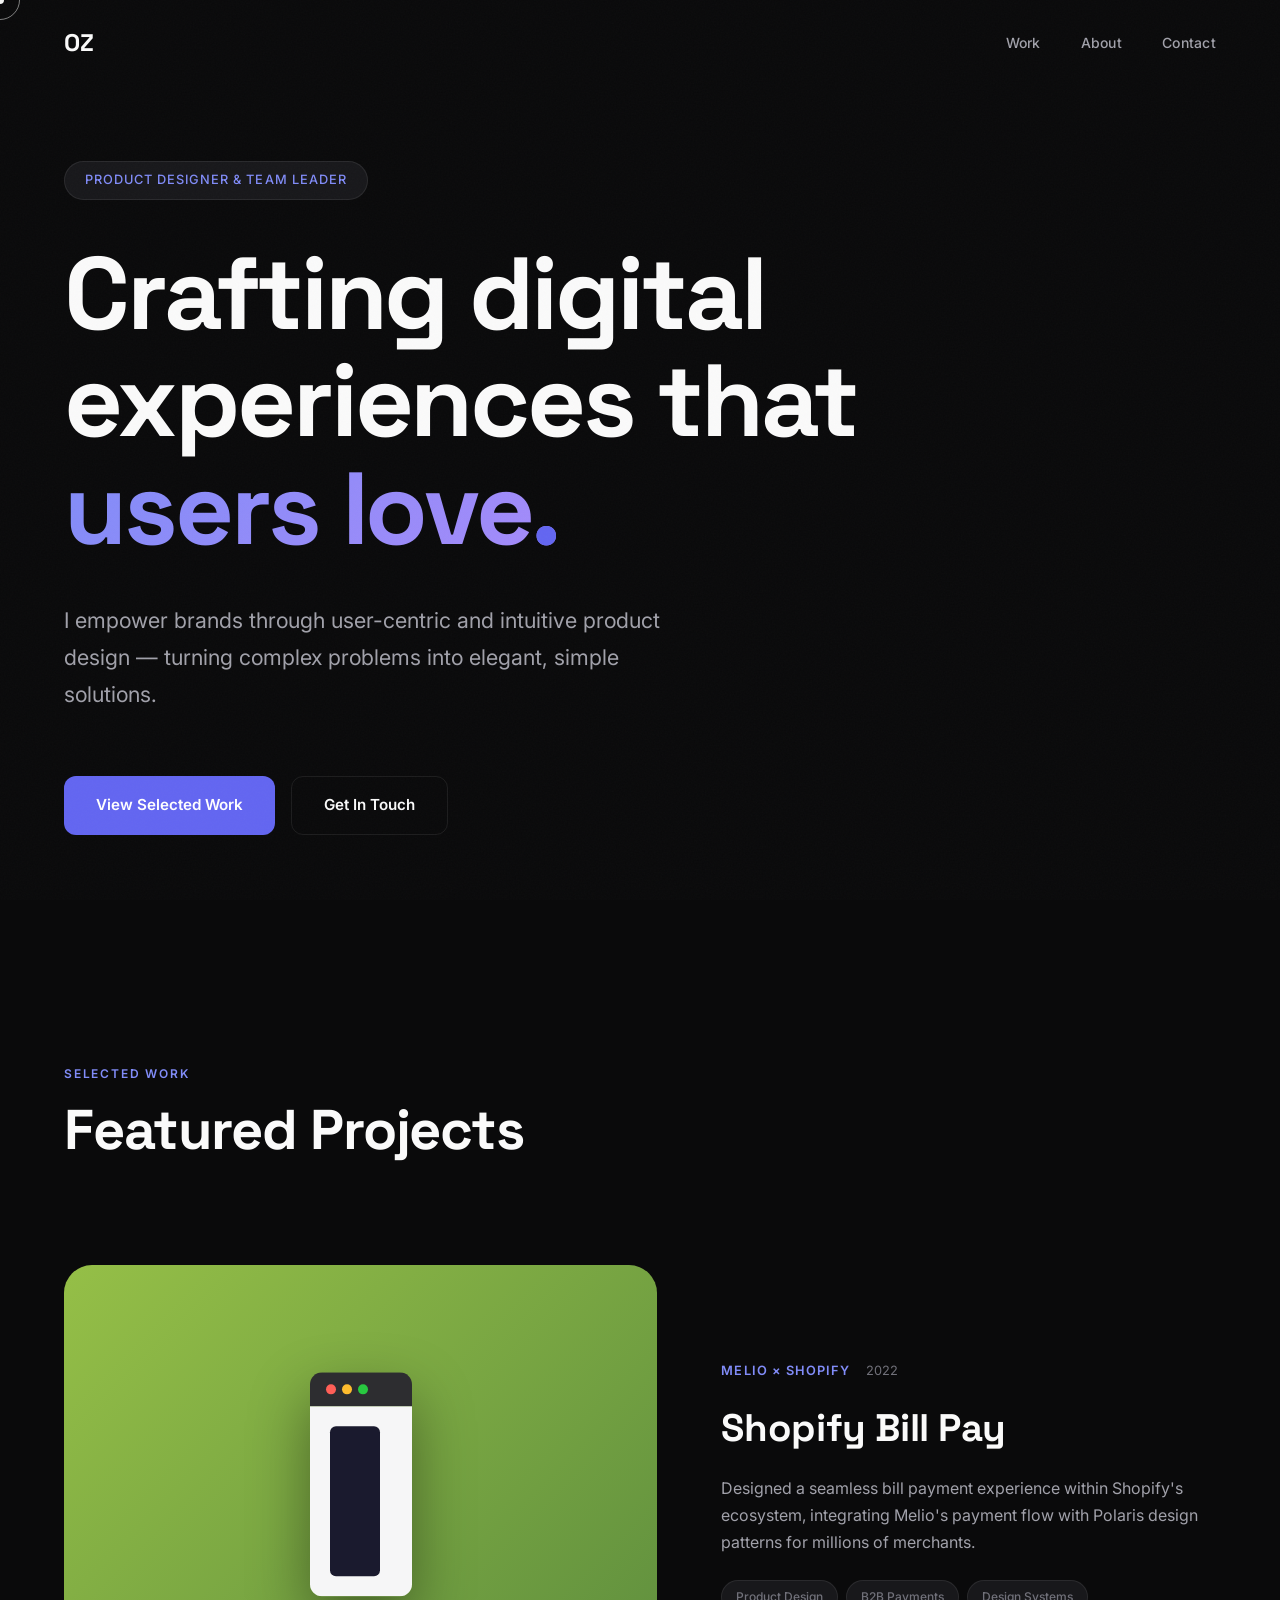
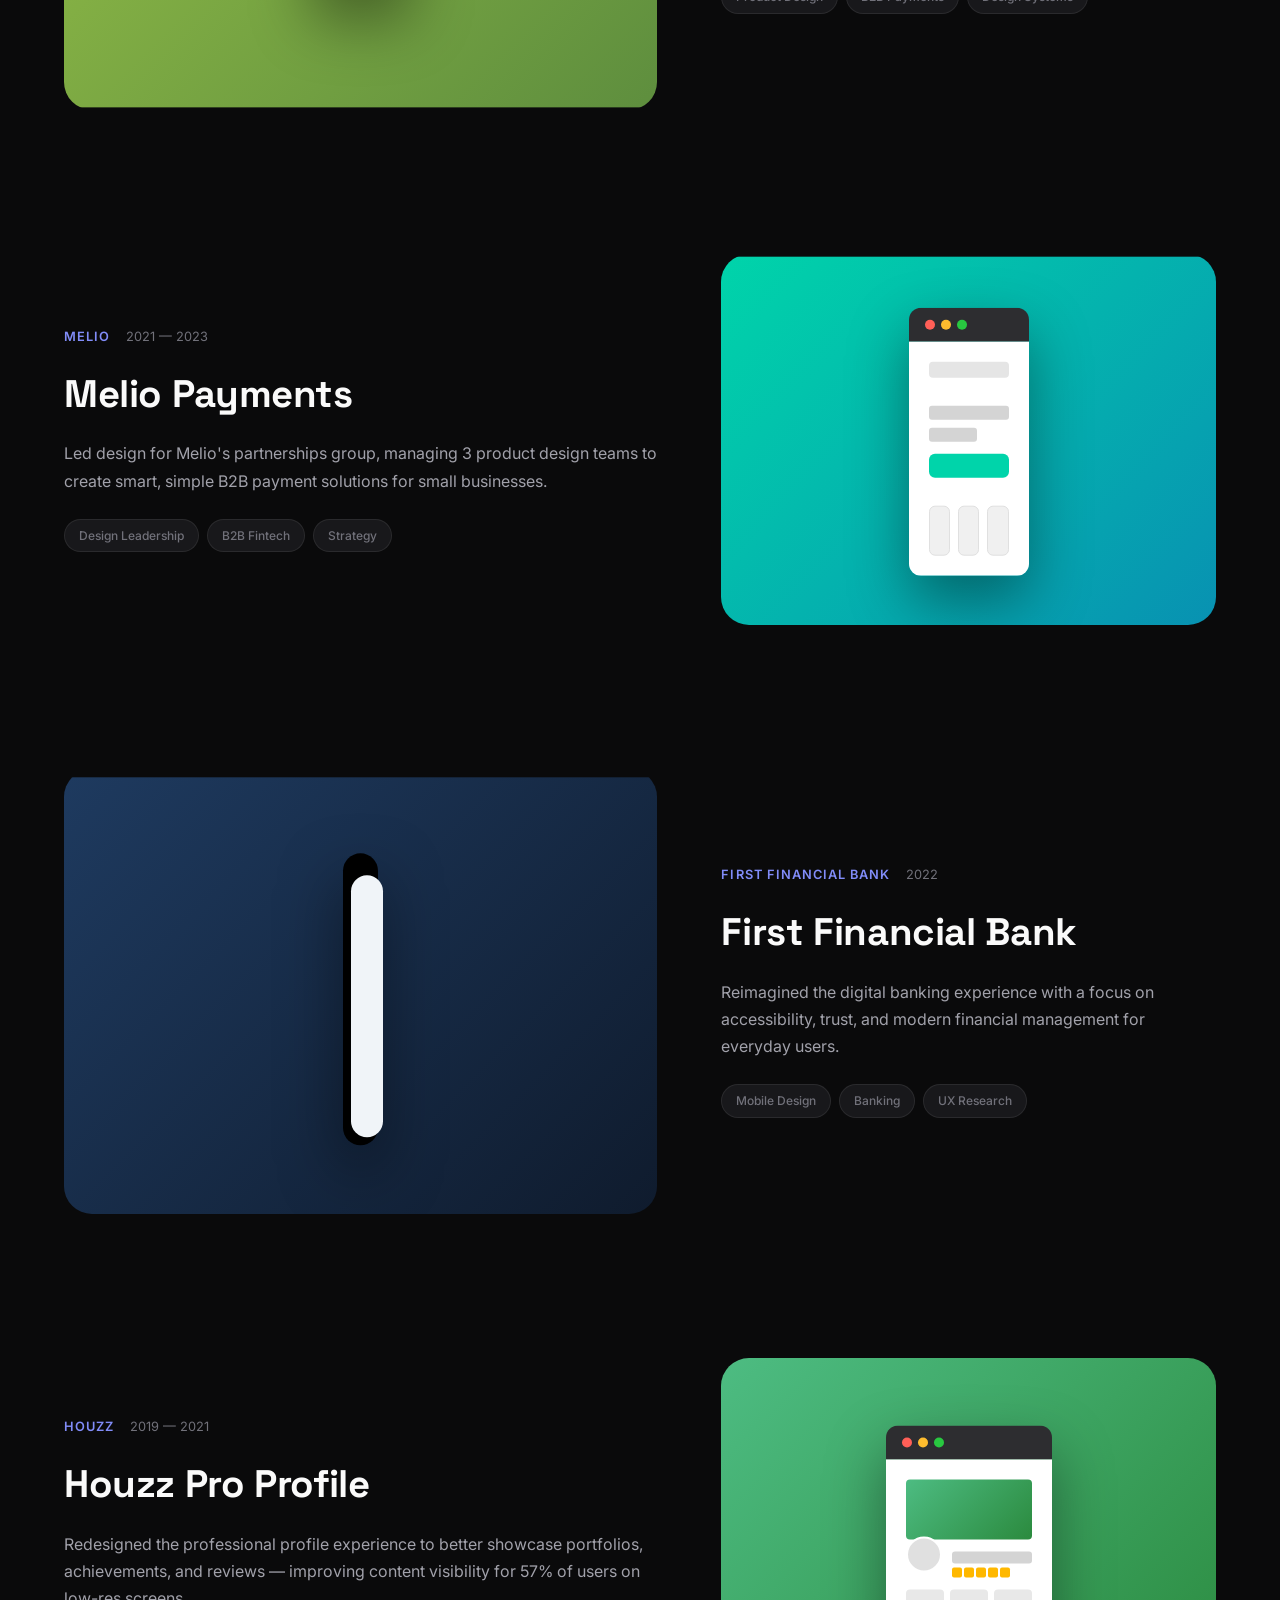
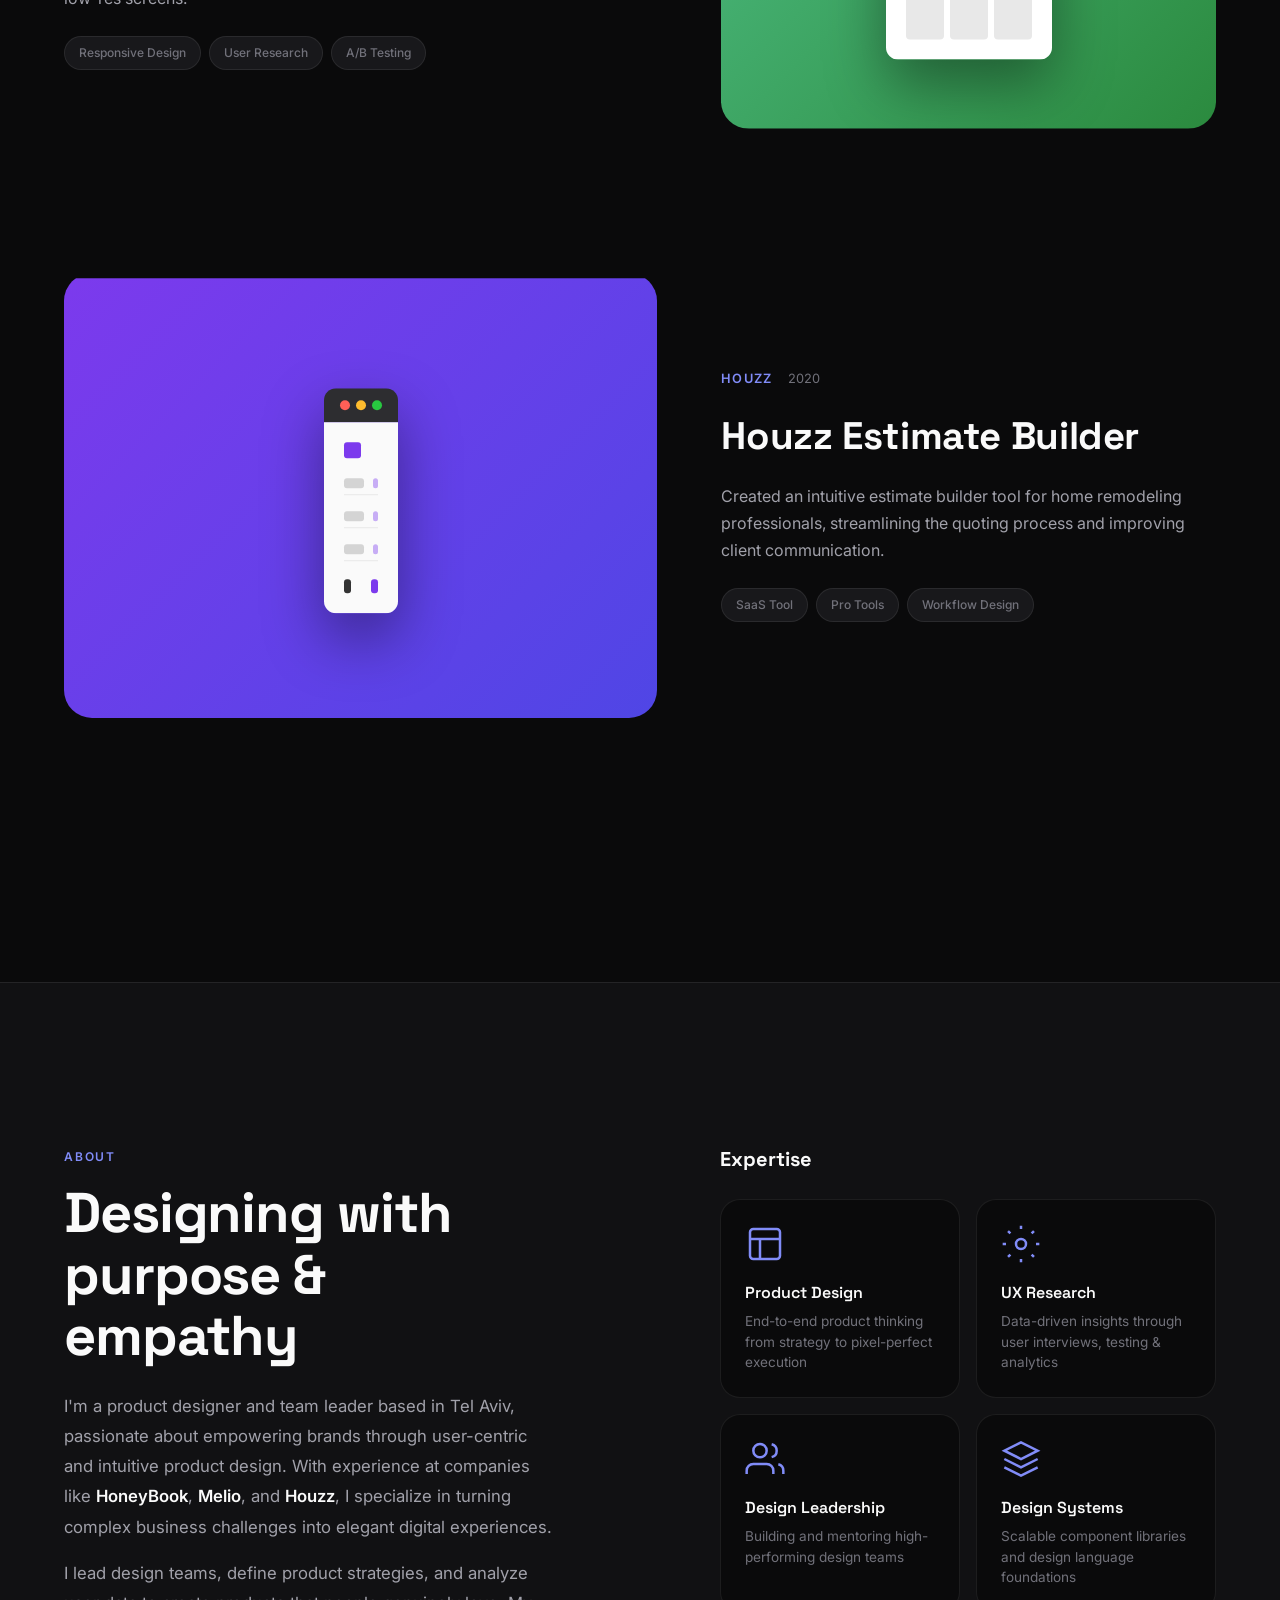
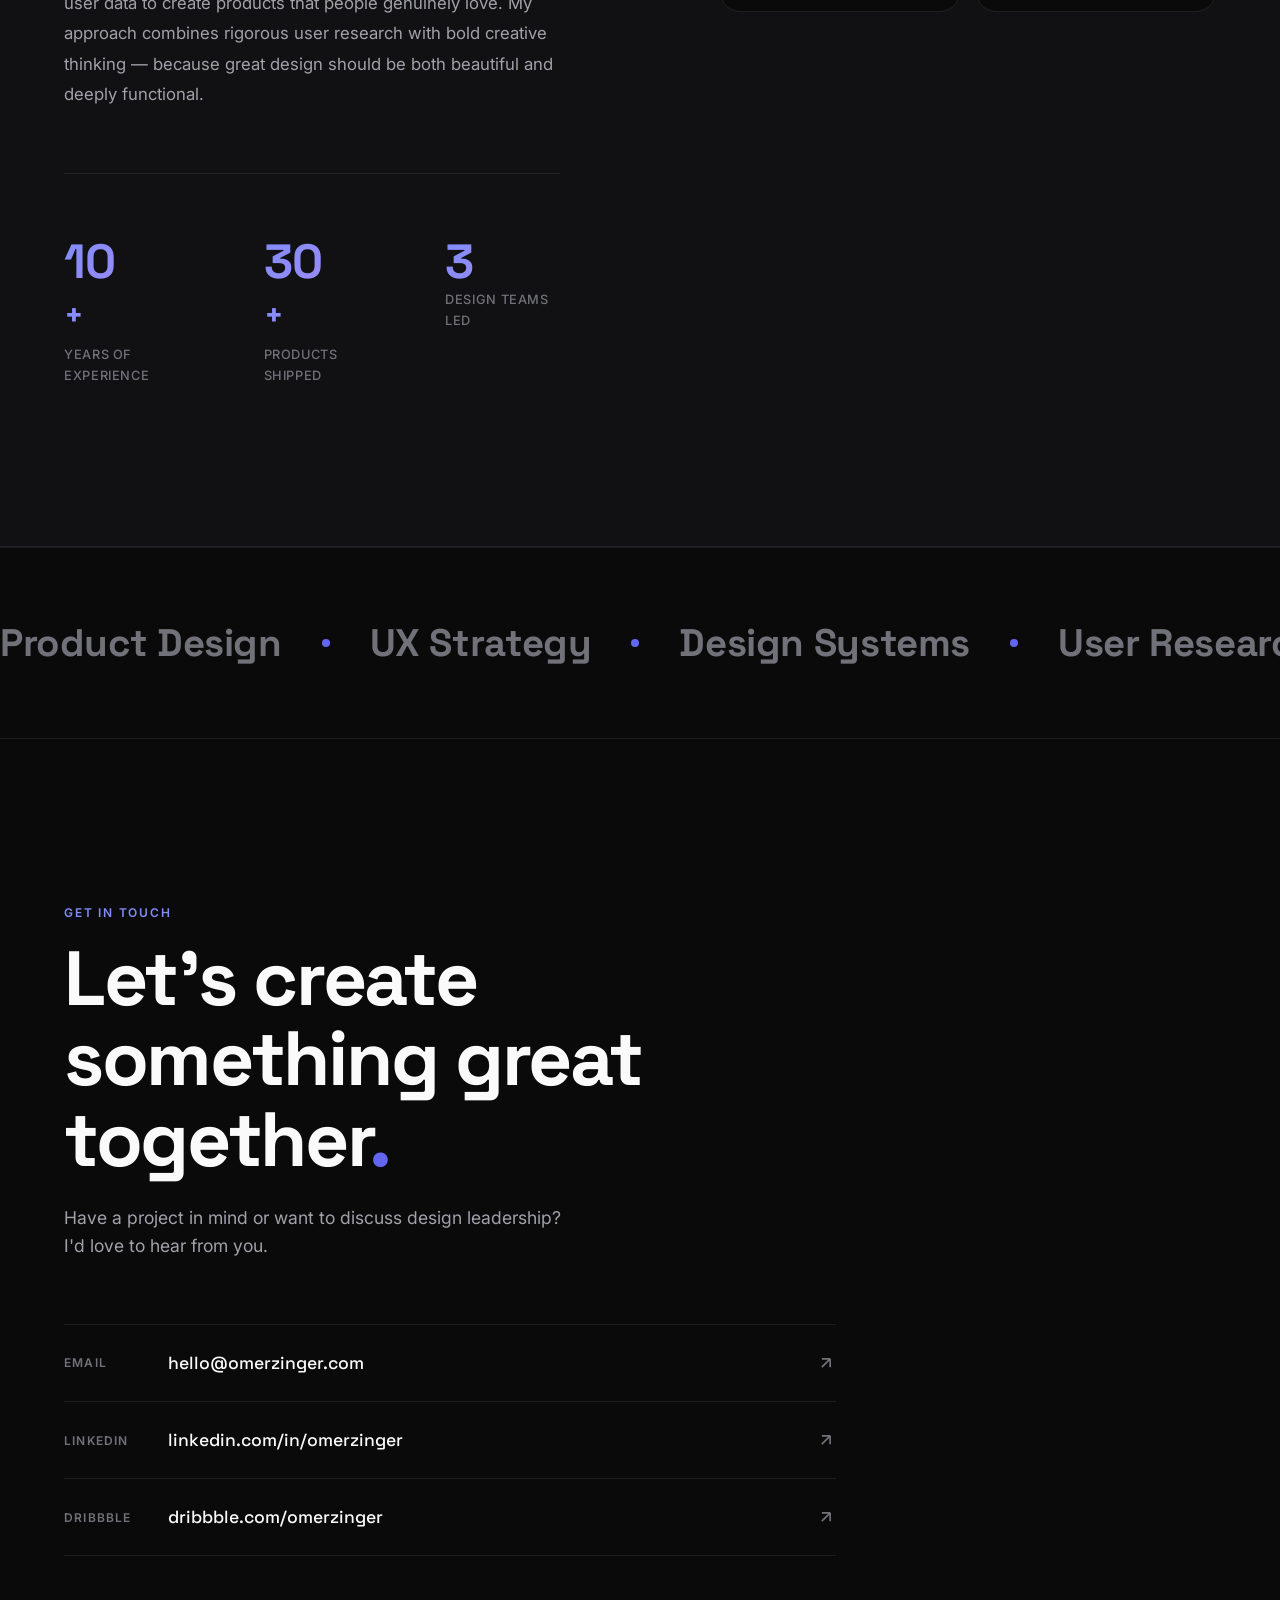
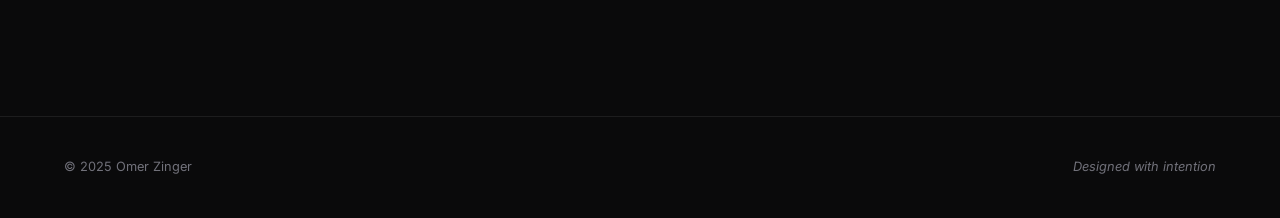
<file: index.html>
<!DOCTYPE html>
<html lang="en">
<head>
    <meta charset="UTF-8">
    <meta name="viewport" content="width=device-width, initial-scale=1.0">
    <title>Omer Zinger — Product Designer</title>
    <link rel="stylesheet" href="css/style.css">
    <link rel="preconnect" href="https://fonts.googleapis.com">
    <link rel="preconnect" href="https://fonts.gstatic.com" crossorigin>
    <link href="https://fonts.googleapis.com/css2?family=Inter:wght@300;400;500;600;700;800;900&family=Space+Grotesk:wght@400;500;600;700&display=swap" rel="stylesheet">
</head>
<body>
    <!-- Cursor follower -->
    <div class="cursor" id="cursor"></div>
    <div class="cursor-follower" id="cursor-follower"></div>

    <!-- Navigation -->
    <nav class="nav" id="nav">
        <a href="/" class="nav__logo">OZ</a>
        <div class="nav__links">
            <a href="#work" class="nav__link">Work</a>
            <a href="#about" class="nav__link">About</a>
            <a href="#contact" class="nav__link">Contact</a>
        </div>
        <button class="nav__menu-btn" id="menu-btn" aria-label="Toggle menu">
            <span></span>
            <span></span>
        </button>
    </nav>

    <!-- Mobile Menu -->
    <div class="mobile-menu" id="mobile-menu">
        <a href="#work" class="mobile-menu__link">Work</a>
        <a href="#about" class="mobile-menu__link">About</a>
        <a href="#contact" class="mobile-menu__link">Contact</a>
    </div>

    <!-- Hero Section -->
    <header class="hero">
        <div class="hero__container">
            <div class="hero__badge" data-animate="fade-up">Product Designer & Team Leader</div>
            <h1 class="hero__title" data-animate="fade-up" data-delay="100">
                <span class="hero__title-line">Crafting digital</span>
                <span class="hero__title-line">experiences that</span>
                <span class="hero__title-line hero__title-line--accent">users love<span class="hero__dot">.</span></span>
            </h1>
            <p class="hero__subtitle" data-animate="fade-up" data-delay="200">
                I empower brands through user-centric and intuitive product design — turning complex problems into elegant, simple solutions.
            </p>
            <div class="hero__cta" data-animate="fade-up" data-delay="300">
                <a href="#work" class="btn btn--primary">View Selected Work</a>
                <a href="#contact" class="btn btn--ghost">Get In Touch</a>
            </div>
        </div>
        <div class="hero__scroll-indicator" data-animate="fade-up" data-delay="500">
            <span>Scroll to explore</span>
            <div class="hero__scroll-line"></div>
        </div>
    </header>

    <!-- Selected Work Section -->
    <section class="work" id="work">
        <div class="section__header" data-animate="fade-up">
            <span class="section__label">Selected Work</span>
            <h2 class="section__title">Featured Projects</h2>
        </div>

        <!-- Project 1: Shopify Bill Pay -->
        <a href="work/shopify-bill-pay.html" class="project" data-animate="fade-up">
            <div class="project__image-wrapper">
                <div class="project__image" style="background: linear-gradient(135deg, #95BF47 0%, #5E8E3E 100%);">
                    <div class="project__image-content">
                        <div class="project__mockup">
                            <div class="mockup-browser">
                                <div class="mockup-browser__bar">
                                    <span></span><span></span><span></span>
                                </div>
                                <div class="mockup-browser__content" style="background: #F6F6F7;">
                                    <div class="mockup-shopify">
                                        <div class="mockup-shopify__sidebar"></div>
                                        <div class="mockup-shopify__main">
                                            <div class="mockup-shopify__header"></div>
                                            <div class="mockup-shopify__table">
                                                <div class="mockup-shopify__row"></div>
                                                <div class="mockup-shopify__row"></div>
                                                <div class="mockup-shopify__row"></div>
                                                <div class="mockup-shopify__row"></div>
                                            </div>
                                        </div>
                                    </div>
                                </div>
                            </div>
                        </div>
                    </div>
                </div>
                <div class="project__overlay">
                    <span class="project__view">View Case Study &rarr;</span>
                </div>
            </div>
            <div class="project__info">
                <div class="project__meta">
                    <span class="project__company">Melio &times; Shopify</span>
                    <span class="project__year">2022</span>
                </div>
                <h3 class="project__title">Shopify Bill Pay</h3>
                <p class="project__desc">Designed a seamless bill payment experience within Shopify's ecosystem, integrating Melio's payment flow with Polaris design patterns for millions of merchants.</p>
                <div class="project__tags">
                    <span class="tag">Product Design</span>
                    <span class="tag">B2B Payments</span>
                    <span class="tag">Design Systems</span>
                </div>
            </div>
        </a>

        <!-- Project 2: Melio Payments -->
        <a href="work/melio-payments.html" class="project project--reverse" data-animate="fade-up">
            <div class="project__image-wrapper">
                <div class="project__image" style="background: linear-gradient(135deg, #00D4AA 0%, #0891B2 100%);">
                    <div class="project__image-content">
                        <div class="project__mockup">
                            <div class="mockup-browser">
                                <div class="mockup-browser__bar">
                                    <span></span><span></span><span></span>
                                </div>
                                <div class="mockup-browser__content" style="background: #FFFFFF;">
                                    <div class="mockup-melio">
                                        <div class="mockup-melio__nav"></div>
                                        <div class="mockup-melio__hero">
                                            <div class="mockup-melio__text"></div>
                                            <div class="mockup-melio__text mockup-melio__text--short"></div>
                                            <div class="mockup-melio__btn"></div>
                                        </div>
                                        <div class="mockup-melio__cards">
                                            <div class="mockup-melio__card"></div>
                                            <div class="mockup-melio__card"></div>
                                            <div class="mockup-melio__card"></div>
                                        </div>
                                    </div>
                                </div>
                            </div>
                        </div>
                    </div>
                </div>
                <div class="project__overlay">
                    <span class="project__view">View Case Study &rarr;</span>
                </div>
            </div>
            <div class="project__info">
                <div class="project__meta">
                    <span class="project__company">Melio</span>
                    <span class="project__year">2021 — 2023</span>
                </div>
                <h3 class="project__title">Melio Payments</h3>
                <p class="project__desc">Led design for Melio's partnerships group, managing 3 product design teams to create smart, simple B2B payment solutions for small businesses.</p>
                <div class="project__tags">
                    <span class="tag">Design Leadership</span>
                    <span class="tag">B2B Fintech</span>
                    <span class="tag">Strategy</span>
                </div>
            </div>
        </a>

        <!-- Project 3: First Financial Bank -->
        <a href="work/first-financial-bank.html" class="project" data-animate="fade-up">
            <div class="project__image-wrapper">
                <div class="project__image" style="background: linear-gradient(135deg, #1E3A5F 0%, #0F1B2D 100%);">
                    <div class="project__image-content">
                        <div class="project__mockup">
                            <div class="mockup-phone">
                                <div class="mockup-phone__notch"></div>
                                <div class="mockup-phone__screen" style="background: #F0F4F8;">
                                    <div class="mockup-bank">
                                        <div class="mockup-bank__header"></div>
                                        <div class="mockup-bank__balance">
                                            <div class="mockup-bank__amount"></div>
                                        </div>
                                        <div class="mockup-bank__actions">
                                            <div class="mockup-bank__action"></div>
                                            <div class="mockup-bank__action"></div>
                                            <div class="mockup-bank__action"></div>
                                        </div>
                                        <div class="mockup-bank__transactions">
                                            <div class="mockup-bank__tx"></div>
                                            <div class="mockup-bank__tx"></div>
                                            <div class="mockup-bank__tx"></div>
                                        </div>
                                    </div>
                                </div>
                            </div>
                        </div>
                    </div>
                </div>
                <div class="project__overlay">
                    <span class="project__view">View Case Study &rarr;</span>
                </div>
            </div>
            <div class="project__info">
                <div class="project__meta">
                    <span class="project__company">First Financial Bank</span>
                    <span class="project__year">2022</span>
                </div>
                <h3 class="project__title">First Financial Bank</h3>
                <p class="project__desc">Reimagined the digital banking experience with a focus on accessibility, trust, and modern financial management for everyday users.</p>
                <div class="project__tags">
                    <span class="tag">Mobile Design</span>
                    <span class="tag">Banking</span>
                    <span class="tag">UX Research</span>
                </div>
            </div>
        </a>

        <!-- Project 4: Houzz Pro Profile -->
        <a href="work/houzz-pro-profile.html" class="project project--reverse" data-animate="fade-up">
            <div class="project__image-wrapper">
                <div class="project__image" style="background: linear-gradient(135deg, #4DBC82 0%, #2B8A3E 100%);">
                    <div class="project__image-content">
                        <div class="project__mockup">
                            <div class="mockup-browser">
                                <div class="mockup-browser__bar">
                                    <span></span><span></span><span></span>
                                </div>
                                <div class="mockup-browser__content" style="background: #FFFFFF;">
                                    <div class="mockup-houzz">
                                        <div class="mockup-houzz__cover"></div>
                                        <div class="mockup-houzz__profile">
                                            <div class="mockup-houzz__avatar"></div>
                                            <div class="mockup-houzz__info">
                                                <div class="mockup-houzz__name"></div>
                                                <div class="mockup-houzz__rating">
                                                    <span></span><span></span><span></span><span></span><span></span>
                                                </div>
                                            </div>
                                        </div>
                                        <div class="mockup-houzz__gallery">
                                            <div class="mockup-houzz__thumb"></div>
                                            <div class="mockup-houzz__thumb"></div>
                                            <div class="mockup-houzz__thumb"></div>
                                        </div>
                                    </div>
                                </div>
                            </div>
                        </div>
                    </div>
                </div>
                <div class="project__overlay">
                    <span class="project__view">View Case Study &rarr;</span>
                </div>
            </div>
            <div class="project__info">
                <div class="project__meta">
                    <span class="project__company">Houzz</span>
                    <span class="project__year">2019 — 2021</span>
                </div>
                <h3 class="project__title">Houzz Pro Profile</h3>
                <p class="project__desc">Redesigned the professional profile experience to better showcase portfolios, achievements, and reviews — improving content visibility for 57% of users on low-res screens.</p>
                <div class="project__tags">
                    <span class="tag">Responsive Design</span>
                    <span class="tag">User Research</span>
                    <span class="tag">A/B Testing</span>
                </div>
            </div>
        </a>

        <!-- Project 5: Houzz Estimate Builder -->
        <a href="work/houzz-estimate-builder.html" class="project" data-animate="fade-up">
            <div class="project__image-wrapper">
                <div class="project__image" style="background: linear-gradient(135deg, #7C3AED 0%, #4F46E5 100%);">
                    <div class="project__image-content">
                        <div class="project__mockup">
                            <div class="mockup-browser">
                                <div class="mockup-browser__bar">
                                    <span></span><span></span><span></span>
                                </div>
                                <div class="mockup-browser__content" style="background: #FAFAFA;">
                                    <div class="mockup-estimate">
                                        <div class="mockup-estimate__header"></div>
                                        <div class="mockup-estimate__line">
                                            <div class="mockup-estimate__item"></div>
                                            <div class="mockup-estimate__price"></div>
                                        </div>
                                        <div class="mockup-estimate__line">
                                            <div class="mockup-estimate__item"></div>
                                            <div class="mockup-estimate__price"></div>
                                        </div>
                                        <div class="mockup-estimate__line">
                                            <div class="mockup-estimate__item"></div>
                                            <div class="mockup-estimate__price"></div>
                                        </div>
                                        <div class="mockup-estimate__total">
                                            <div class="mockup-estimate__total-label"></div>
                                            <div class="mockup-estimate__total-amount"></div>
                                        </div>
                                    </div>
                                </div>
                            </div>
                        </div>
                    </div>
                </div>
                <div class="project__overlay">
                    <span class="project__view">View Case Study &rarr;</span>
                </div>
            </div>
            <div class="project__info">
                <div class="project__meta">
                    <span class="project__company">Houzz</span>
                    <span class="project__year">2020</span>
                </div>
                <h3 class="project__title">Houzz Estimate Builder</h3>
                <p class="project__desc">Created an intuitive estimate builder tool for home remodeling professionals, streamlining the quoting process and improving client communication.</p>
                <div class="project__tags">
                    <span class="tag">SaaS Tool</span>
                    <span class="tag">Pro Tools</span>
                    <span class="tag">Workflow Design</span>
                </div>
            </div>
        </a>
    </section>

    <!-- About Section -->
    <section class="about" id="about">
        <div class="about__container">
            <div class="about__content" data-animate="fade-up">
                <span class="section__label">About</span>
                <h2 class="section__title">Designing with<br>purpose & empathy</h2>
                <div class="about__text">
                    <p>I'm a product designer and team leader based in Tel Aviv, passionate about empowering brands through user-centric and intuitive product design. With experience at companies like <strong>HoneyBook</strong>, <strong>Melio</strong>, and <strong>Houzz</strong>, I specialize in turning complex business challenges into elegant digital experiences.</p>
                    <p>I lead design teams, define product strategies, and analyze user data to create products that people genuinely love. My approach combines rigorous user research with bold creative thinking — because great design should be both beautiful and deeply functional.</p>
                </div>
                <div class="about__stats">
                    <div class="stat" data-animate="fade-up" data-delay="100">
                        <span class="stat__number" data-count="10">0</span><span class="stat__suffix">+</span>
                        <span class="stat__label">Years of Experience</span>
                    </div>
                    <div class="stat" data-animate="fade-up" data-delay="200">
                        <span class="stat__number" data-count="30">0</span><span class="stat__suffix">+</span>
                        <span class="stat__label">Products Shipped</span>
                    </div>
                    <div class="stat" data-animate="fade-up" data-delay="300">
                        <span class="stat__number" data-count="3">0</span>
                        <span class="stat__label">Design Teams Led</span>
                    </div>
                </div>
            </div>
            <div class="about__skills" data-animate="fade-up" data-delay="200">
                <h3 class="about__skills-title">Expertise</h3>
                <div class="skills-grid">
                    <div class="skill-card">
                        <div class="skill-card__icon">
                            <svg viewBox="0 0 24 24" fill="none" stroke="currentColor" stroke-width="1.5"><rect x="3" y="3" width="18" height="18" rx="2"/><path d="M3 9h18M9 21V9"/></svg>
                        </div>
                        <h4>Product Design</h4>
                        <p>End-to-end product thinking from strategy to pixel-perfect execution</p>
                    </div>
                    <div class="skill-card">
                        <div class="skill-card__icon">
                            <svg viewBox="0 0 24 24" fill="none" stroke="currentColor" stroke-width="1.5"><circle cx="12" cy="12" r="3"/><path d="M12 1v2M12 21v2M4.22 4.22l1.42 1.42M18.36 18.36l1.42 1.42M1 12h2M21 12h2M4.22 19.78l1.42-1.42M18.36 5.64l1.42-1.42"/></svg>
                        </div>
                        <h4>UX Research</h4>
                        <p>Data-driven insights through user interviews, testing & analytics</p>
                    </div>
                    <div class="skill-card">
                        <div class="skill-card__icon">
                            <svg viewBox="0 0 24 24" fill="none" stroke="currentColor" stroke-width="1.5"><path d="M17 21v-2a4 4 0 0 0-4-4H5a4 4 0 0 0-4 4v2"/><circle cx="9" cy="7" r="4"/><path d="M23 21v-2a4 4 0 0 0-3-3.87M16 3.13a4 4 0 0 1 0 7.75"/></svg>
                        </div>
                        <h4>Design Leadership</h4>
                        <p>Building and mentoring high-performing design teams</p>
                    </div>
                    <div class="skill-card">
                        <div class="skill-card__icon">
                            <svg viewBox="0 0 24 24" fill="none" stroke="currentColor" stroke-width="1.5"><path d="M12 2L2 7l10 5 10-5-10-5z"/><path d="M2 17l10 5 10-5"/><path d="M2 12l10 5 10-5"/></svg>
                        </div>
                        <h4>Design Systems</h4>
                        <p>Scalable component libraries and design language foundations</p>
                    </div>
                </div>
            </div>
        </div>
    </section>

    <!-- Marquee -->
    <div class="marquee" aria-hidden="true">
        <div class="marquee__inner">
            <span>Product Design</span>
            <span class="marquee__dot"></span>
            <span>UX Strategy</span>
            <span class="marquee__dot"></span>
            <span>Design Systems</span>
            <span class="marquee__dot"></span>
            <span>User Research</span>
            <span class="marquee__dot"></span>
            <span>Team Leadership</span>
            <span class="marquee__dot"></span>
            <span>Product Design</span>
            <span class="marquee__dot"></span>
            <span>UX Strategy</span>
            <span class="marquee__dot"></span>
            <span>Design Systems</span>
            <span class="marquee__dot"></span>
            <span>User Research</span>
            <span class="marquee__dot"></span>
            <span>Team Leadership</span>
            <span class="marquee__dot"></span>
        </div>
    </div>

    <!-- Contact Section -->
    <section class="contact" id="contact">
        <div class="contact__container">
            <div class="contact__content" data-animate="fade-up">
                <span class="section__label">Get In Touch</span>
                <h2 class="contact__title">Let's create<br>something great<br>together<span class="hero__dot">.</span></h2>
                <p class="contact__text">Have a project in mind or want to discuss design leadership? I'd love to hear from you.</p>
                <div class="contact__links">
                    <a href="mailto:hello@omerzinger.com" class="contact__link">
                        <span class="contact__link-label">Email</span>
                        <span class="contact__link-value">hello@omerzinger.com</span>
                        <svg viewBox="0 0 24 24" fill="none" stroke="currentColor" stroke-width="2"><path d="M7 17L17 7M17 7H7M17 7v10"/></svg>
                    </a>
                    <a href="https://www.linkedin.com/in/omerzinger" target="_blank" rel="noopener" class="contact__link">
                        <span class="contact__link-label">LinkedIn</span>
                        <span class="contact__link-value">linkedin.com/in/omerzinger</span>
                        <svg viewBox="0 0 24 24" fill="none" stroke="currentColor" stroke-width="2"><path d="M7 17L17 7M17 7H7M17 7v10"/></svg>
                    </a>
                    <a href="https://dribbble.com/omerzinger" target="_blank" rel="noopener" class="contact__link">
                        <span class="contact__link-label">Dribbble</span>
                        <span class="contact__link-value">dribbble.com/omerzinger</span>
                        <svg viewBox="0 0 24 24" fill="none" stroke="currentColor" stroke-width="2"><path d="M7 17L17 7M17 7H7M17 7v10"/></svg>
                    </a>
                </div>
            </div>
        </div>
    </section>

    <!-- Footer -->
    <footer class="footer">
        <div class="footer__container">
            <span class="footer__copyright">&copy; 2025 Omer Zinger</span>
            <span class="footer__tagline">Designed with intention</span>
        </div>
    </footer>

    <script src="js/main.js"></script>
</body>
</html>
</file>
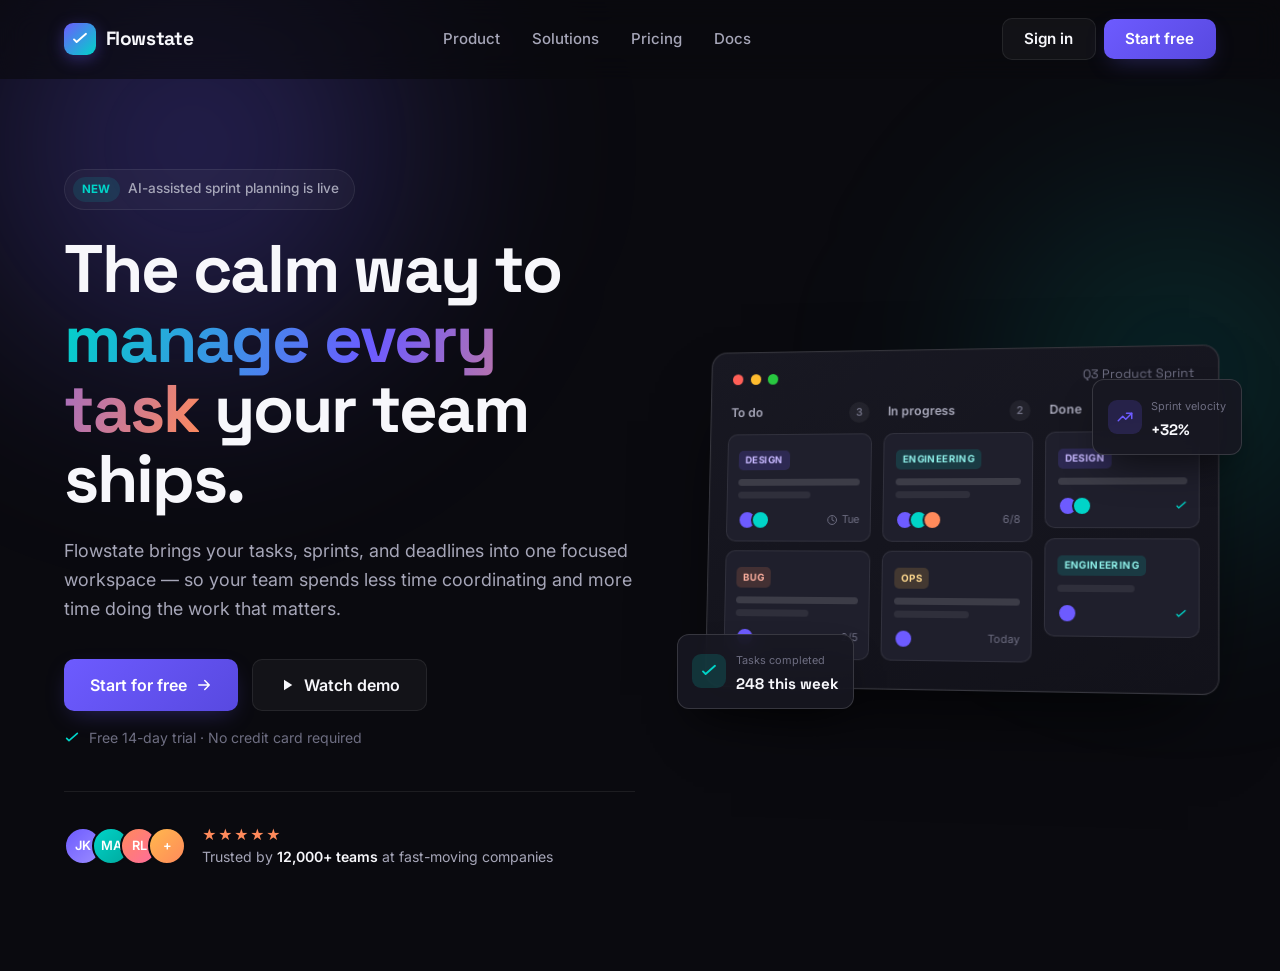
<file: hero.html>
<!DOCTYPE html>
<html lang="en">
<head>
    <meta charset="UTF-8">
    <meta name="viewport" content="width=device-width, initial-scale=1.0">
    <title>Flowstate — Task management that keeps teams in sync</title>
    <meta name="description" content="Flowstate is the modern task management platform that helps teams plan, track, and ship work without the busywork.">
    <link rel="preconnect" href="https://fonts.googleapis.com">
    <link rel="preconnect" href="https://fonts.gstatic.com" crossorigin>
    <link href="https://fonts.googleapis.com/css2?family=Inter:wght@400;500;600;700&family=Space+Grotesk:wght@500;600;700&display=swap" rel="stylesheet">
    <style>
        /* ============================================
           FLOWSTATE — SaaS Hero Layout
           Self-contained. Mobile-first, fully responsive.
           ============================================ */

        :root {
            --bg: #0A0A0F;
            --bg-soft: #12121A;
            --surface: #181822;
            --surface-2: #1F1F2C;
            --border: rgba(255, 255, 255, 0.08);
            --border-strong: rgba(255, 255, 255, 0.14);
            --text: #F7F7FB;
            --text-secondary: #A6A6B8;
            --text-muted: #6E6E82;

            --accent: #6D5BFF;
            --accent-2: #00D4C8;
            --accent-3: #FF8A5B;
            --accent-glow: rgba(109, 91, 255, 0.35);

            --font-display: 'Space Grotesk', -apple-system, BlinkMacSystemFont, 'Segoe UI', sans-serif;
            --font-body: 'Inter', -apple-system, BlinkMacSystemFont, 'Segoe UI', sans-serif;

            --ease: cubic-bezier(0.16, 1, 0.3, 1);
            --radius: 16px;
            --radius-sm: 10px;

            /* Fluid horizontal gutter */
            --gutter: clamp(1.25rem, 5vw, 4rem);
        }

        *, *::before, *::after {
            margin: 0;
            padding: 0;
            box-sizing: border-box;
        }

        html {
            -webkit-text-size-adjust: 100%;
            -webkit-font-smoothing: antialiased;
            -moz-osx-font-smoothing: grayscale;
        }

        body {
            font-family: var(--font-body);
            background: var(--bg);
            color: var(--text);
            line-height: 1.6;
            overflow-x: hidden;
            min-height: 100vh;
        }

        a { text-decoration: none; color: inherit; }
        button { font-family: inherit; cursor: pointer; border: none; background: none; }
        svg { display: block; }
        ul { list-style: none; }

        /* --- Ambient background glow --- */
        .page {
            position: relative;
            isolation: isolate;
            overflow: hidden;
        }
        .page::before,
        .page::after {
            content: "";
            position: absolute;
            border-radius: 50%;
            filter: blur(90px);
            z-index: -1;
            pointer-events: none;
        }
        .page::before {
            width: min(60vw, 640px);
            aspect-ratio: 1;
            top: -18%;
            left: -10%;
            background: radial-gradient(circle, var(--accent-glow), transparent 70%);
        }
        .page::after {
            width: min(55vw, 560px);
            aspect-ratio: 1;
            top: 10%;
            right: -14%;
            background: radial-gradient(circle, rgba(0, 212, 200, 0.18), transparent 70%);
        }

        /* ============================================
           NAVBAR
           ============================================ */
        .nav {
            position: sticky;
            top: 0;
            z-index: 50;
            display: flex;
            align-items: center;
            justify-content: space-between;
            gap: 1rem;
            padding: 1.1rem var(--gutter);
            background: rgba(10, 10, 15, 0.65);
            backdrop-filter: blur(14px);
            -webkit-backdrop-filter: blur(14px);
            border-bottom: 1px solid transparent;
            transition: border-color 0.3s var(--ease);
        }
        .nav.is-scrolled { border-bottom-color: var(--border); }

        .brand {
            display: flex;
            align-items: center;
            gap: 0.6rem;
            font-family: var(--font-display);
            font-weight: 700;
            font-size: 1.2rem;
            letter-spacing: -0.02em;
        }
        .brand__mark {
            display: grid;
            place-items: center;
            width: 32px;
            height: 32px;
            border-radius: 9px;
            background: linear-gradient(135deg, var(--accent), var(--accent-2));
            box-shadow: 0 4px 16px var(--accent-glow);
        }
        .brand__mark svg { width: 18px; height: 18px; }

        .nav__links {
            display: flex;
            align-items: center;
            gap: 2rem;
        }
        .nav__link {
            font-size: 0.94rem;
            font-weight: 500;
            color: var(--text-secondary);
            transition: color 0.2s var(--ease);
        }
        .nav__link:hover { color: var(--text); }

        .nav__actions {
            display: flex;
            align-items: center;
            gap: 0.5rem;
        }

        /* --- Buttons --- */
        .btn {
            display: inline-flex;
            align-items: center;
            justify-content: center;
            gap: 0.5rem;
            font-family: var(--font-body);
            font-weight: 600;
            font-size: 0.95rem;
            line-height: 1;
            padding: 0.8rem 1.35rem;
            border-radius: 10px;
            white-space: nowrap;
            transition: transform 0.2s var(--ease), background 0.2s var(--ease), box-shadow 0.2s var(--ease), border-color 0.2s var(--ease);
        }
        .btn--primary {
            color: #fff;
            background: linear-gradient(135deg, var(--accent), #5849e0);
            box-shadow: 0 8px 24px -8px var(--accent-glow);
        }
        .btn--primary:hover {
            transform: translateY(-2px);
            box-shadow: 0 14px 32px -8px var(--accent-glow);
        }
        .btn--ghost {
            color: var(--text);
            background: rgba(255, 255, 255, 0.04);
            border: 1px solid var(--border);
        }
        .btn--ghost:hover {
            background: rgba(255, 255, 255, 0.08);
            border-color: var(--border-strong);
        }
        .btn--lg { padding: 1rem 1.6rem; font-size: 1rem; }
        .btn svg { width: 18px; height: 18px; }

        .nav__cta { display: inline-flex; }

        /* --- Mobile menu toggle --- */
        .nav__toggle {
            display: none;
            flex-direction: column;
            gap: 5px;
            padding: 8px;
        }
        .nav__toggle span {
            width: 22px;
            height: 2px;
            background: var(--text);
            border-radius: 2px;
            transition: transform 0.3s var(--ease), opacity 0.3s var(--ease);
        }

        /* ============================================
           HERO
           ============================================ */
        .hero {
            display: grid;
            grid-template-columns: 1.05fr 0.95fr;
            align-items: center;
            gap: clamp(2rem, 5vw, 5rem);
            max-width: 1320px;
            margin-inline: auto;
            padding: clamp(3rem, 7vw, 6rem) var(--gutter) clamp(4rem, 8vw, 7rem);
        }

        .hero__content { max-width: 600px; }

        .badge {
            display: inline-flex;
            align-items: center;
            gap: 0.55rem;
            font-size: 0.85rem;
            font-weight: 500;
            color: var(--text-secondary);
            padding: 0.45rem 0.9rem 0.45rem 0.5rem;
            border: 1px solid var(--border);
            border-radius: 100px;
            background: rgba(255, 255, 255, 0.03);
        }
        .badge__pill {
            font-size: 0.72rem;
            font-weight: 700;
            letter-spacing: 0.03em;
            text-transform: uppercase;
            color: var(--accent-2);
            padding: 0.2rem 0.55rem;
            border-radius: 100px;
            background: rgba(0, 212, 200, 0.12);
        }

        .hero__title {
            font-family: var(--font-display);
            font-weight: 700;
            font-size: clamp(2.4rem, 6vw, 4.2rem);
            line-height: 1.04;
            letter-spacing: -0.03em;
            margin-top: 1.6rem;
        }
        .hero__title .grad {
            background: linear-gradient(110deg, var(--accent-2) 0%, var(--accent) 55%, var(--accent-3) 100%);
            -webkit-background-clip: text;
            background-clip: text;
            -webkit-text-fill-color: transparent;
            color: transparent;
        }

        .hero__subtitle {
            font-size: clamp(1.02rem, 1.4vw, 1.18rem);
            color: var(--text-secondary);
            margin-top: 1.4rem;
            max-width: 32em;
        }

        .hero__cta {
            display: flex;
            flex-wrap: wrap;
            gap: 0.85rem;
            margin-top: 2.2rem;
        }

        .hero__note {
            display: flex;
            align-items: center;
            gap: 0.55rem;
            font-size: 0.88rem;
            color: var(--text-muted);
            margin-top: 1rem;
        }
        .hero__note svg { width: 16px; height: 16px; color: var(--accent-2); flex-shrink: 0; }

        /* --- Social proof --- */
        .proof {
            display: flex;
            align-items: center;
            gap: 1rem;
            flex-wrap: wrap;
            margin-top: 2.6rem;
            padding-top: 2rem;
            border-top: 1px solid var(--border);
        }
        .avatars { display: flex; }
        .avatars span {
            width: 38px;
            height: 38px;
            border-radius: 50%;
            border: 2px solid var(--bg);
            margin-left: -10px;
            background-size: cover;
            display: grid;
            place-items: center;
            font-size: 0.8rem;
            font-weight: 600;
            color: #fff;
        }
        .avatars span:first-child { margin-left: 0; }
        .avatars span:nth-child(1) { background: linear-gradient(135deg, #6D5BFF, #9B8CFF); }
        .avatars span:nth-child(2) { background: linear-gradient(135deg, #00D4C8, #00A99E); }
        .avatars span:nth-child(3) { background: linear-gradient(135deg, #FF8A5B, #FF6B9D); }
        .avatars span:nth-child(4) { background: linear-gradient(135deg, #FFB84D, #FF8A5B); }
        .proof__text { font-size: 0.88rem; color: var(--text-secondary); }
        .proof__text strong { color: var(--text); font-weight: 600; }
        .proof__stars { color: var(--accent-3); letter-spacing: 1px; }

        /* ============================================
           PRODUCT VISUAL — Kanban board mockup
           ============================================ */
        .showcase {
            position: relative;
            perspective: 1600px;
        }

        .board {
            position: relative;
            border-radius: var(--radius);
            border: 1px solid var(--border-strong);
            background: linear-gradient(165deg, var(--surface), var(--bg-soft));
            box-shadow:
                0 40px 80px -30px rgba(0, 0, 0, 0.8),
                0 0 0 1px rgba(255, 255, 255, 0.02) inset;
            padding: 1.1rem;
            transform: rotateY(-9deg) rotateX(4deg);
            transform-style: preserve-3d;
            transition: transform 0.6s var(--ease);
        }
        .showcase:hover .board { transform: rotateY(-4deg) rotateX(2deg); }

        .board__bar {
            display: flex;
            align-items: center;
            gap: 0.45rem;
            padding: 0 0.3rem 0.9rem;
        }
        .board__bar i {
            width: 11px;
            height: 11px;
            border-radius: 50%;
            background: var(--surface-2);
        }
        .board__bar i:nth-child(1) { background: #FF5F57; }
        .board__bar i:nth-child(2) { background: #FEBC2E; }
        .board__bar i:nth-child(3) { background: #28C840; }
        .board__bar span {
            margin-left: auto;
            font-size: 0.78rem;
            color: var(--text-muted);
            font-family: var(--font-display);
        }

        .columns {
            display: grid;
            grid-template-columns: repeat(3, 1fr);
            gap: 0.75rem;
        }
        .col__head {
            display: flex;
            align-items: center;
            justify-content: space-between;
            font-size: 0.78rem;
            font-weight: 600;
            color: var(--text-secondary);
            padding: 0 0.2rem 0.7rem;
        }
        .col__count {
            font-size: 0.68rem;
            color: var(--text-muted);
            background: rgba(255, 255, 255, 0.05);
            padding: 0.1rem 0.45rem;
            border-radius: 100px;
        }

        .card {
            background: var(--surface-2);
            border: 1px solid var(--border);
            border-radius: var(--radius-sm);
            padding: 0.7rem;
            margin-bottom: 0.6rem;
        }
        .card__tag {
            display: inline-block;
            font-size: 0.62rem;
            font-weight: 700;
            letter-spacing: 0.04em;
            text-transform: uppercase;
            padding: 0.15rem 0.45rem;
            border-radius: 5px;
            margin-bottom: 0.55rem;
        }
        .tag--design { color: #C7B8FF; background: rgba(109, 91, 255, 0.18); }
        .tag--dev { color: #8EF0E9; background: rgba(0, 212, 200, 0.15); }
        .tag--bug { color: #FFB1A0; background: rgba(255, 138, 91, 0.16); }
        .tag--ops { color: #FFD98E; background: rgba(255, 184, 77, 0.16); }

        .card__line {
            height: 7px;
            border-radius: 4px;
            background: rgba(255, 255, 255, 0.13);
            margin-bottom: 0.4rem;
        }
        .card__line--short { width: 60%; background: rgba(255, 255, 255, 0.07); }
        .card__foot {
            display: flex;
            align-items: center;
            justify-content: space-between;
            margin-top: 0.7rem;
        }
        .card__people { display: flex; }
        .card__people i {
            width: 20px;
            height: 20px;
            border-radius: 50%;
            margin-left: -6px;
            border: 2px solid var(--surface-2);
        }
        .card__people i:first-child { margin-left: 0; }
        .card__people i:nth-child(1) { background: #6D5BFF; }
        .card__people i:nth-child(2) { background: #00D4C8; }
        .card__people i:nth-child(3) { background: #FF8A5B; }
        .card__check {
            display: inline-flex;
            align-items: center;
            gap: 0.25rem;
            font-size: 0.68rem;
            color: var(--text-muted);
        }
        .card__check svg { width: 12px; height: 12px; }

        /* Floating progress chip */
        .chip {
            position: absolute;
            display: flex;
            align-items: center;
            gap: 0.6rem;
            padding: 0.7rem 0.9rem;
            border-radius: 12px;
            background: rgba(24, 24, 34, 0.9);
            border: 1px solid var(--border-strong);
            backdrop-filter: blur(10px);
            -webkit-backdrop-filter: blur(10px);
            box-shadow: 0 20px 40px -16px rgba(0, 0, 0, 0.7);
            z-index: 2;
            animation: float 5s ease-in-out infinite;
        }
        .chip--done {
            bottom: -1.2rem;
            left: -1.4rem;
        }
        .chip--velocity {
            top: 2rem;
            right: -1.6rem;
            animation-delay: -2.5s;
        }
        .chip__icon {
            display: grid;
            place-items: center;
            width: 34px;
            height: 34px;
            border-radius: 9px;
            flex-shrink: 0;
        }
        .chip--done .chip__icon { background: rgba(0, 212, 200, 0.16); color: var(--accent-2); }
        .chip--velocity .chip__icon { background: rgba(109, 91, 255, 0.18); color: var(--accent); }
        .chip__icon svg { width: 18px; height: 18px; }
        .chip__label { font-size: 0.68rem; color: var(--text-muted); }
        .chip__value { font-size: 0.95rem; font-weight: 700; font-family: var(--font-display); }

        @keyframes float {
            0%, 100% { transform: translateY(0); }
            50% { transform: translateY(-9px); }
        }

        /* --- Entrance animation --- */
        [data-reveal] {
            opacity: 0;
            transform: translateY(22px);
            animation: reveal 0.8s var(--ease) forwards;
        }
        [data-reveal="1"] { animation-delay: 0.05s; }
        [data-reveal="2"] { animation-delay: 0.15s; }
        [data-reveal="3"] { animation-delay: 0.25s; }
        [data-reveal="4"] { animation-delay: 0.35s; }
        [data-reveal="5"] { animation-delay: 0.45s; }
        [data-reveal="6"] { animation-delay: 0.6s; }
        @keyframes reveal {
            to { opacity: 1; transform: translateY(0); }
        }

        /* ============================================
           RESPONSIVE
           ============================================ */

        /* Tablet landscape & down: stack hero */
        @media (max-width: 980px) {
            .hero {
                grid-template-columns: 1fr;
                gap: clamp(3rem, 8vw, 4.5rem);
                text-align: center;
            }
            .hero__content { max-width: 640px; margin-inline: auto; }
            .hero__subtitle { margin-inline: auto; }
            .hero__cta, .hero__note, .proof { justify-content: center; }
            .proof { flex-direction: column; gap: 0.7rem; }
            .showcase { perspective: none; }
            .board { transform: none; }
            .showcase:hover .board { transform: none; }
            /* keep floating chips inside bounds on stacked layout */
            .chip--done { left: 0; bottom: -1rem; }
            .chip--velocity { right: 0; top: 1rem; }
        }

        /* Tablet portrait: collapse nav links */
        @media (max-width: 860px) {
            .nav__links { display: none; }
            .nav__cta--secondary { display: none; }
            .nav__toggle { display: flex; }

            .nav__links.is-open {
                display: flex;
                position: absolute;
                top: 100%;
                left: 0;
                right: 0;
                flex-direction: column;
                gap: 0;
                padding: 0.5rem var(--gutter) 1.25rem;
                background: rgba(10, 10, 15, 0.96);
                backdrop-filter: blur(14px);
                -webkit-backdrop-filter: blur(14px);
                border-bottom: 1px solid var(--border);
            }
            .nav__links.is-open .nav__link {
                padding: 0.85rem 0;
                border-bottom: 1px solid var(--border);
                font-size: 1rem;
            }
        }

        /* Phones */
        @media (max-width: 560px) {
            .hero { padding-top: 2.5rem; }
            .hero__cta { flex-direction: column; align-items: stretch; }
            .hero__cta .btn { width: 100%; }
            .columns { gap: 0.55rem; }
            .col:nth-child(3) { display: none; } /* keep 2 columns readable on small screens */
            .columns { grid-template-columns: repeat(2, 1fr); }
            .chip--velocity { display: none; }
            .chip--done { left: 50%; transform: translateX(-50%); bottom: -1.3rem; }
            .board { padding: 0.9rem; }
        }

        /* Very small phones */
        @media (max-width: 380px) {
            .col:nth-child(2) { display: none; }
            .columns { grid-template-columns: 1fr; }
        }

        /* Respect reduced motion */
        @media (prefers-reduced-motion: reduce) {
            *, *::before, *::after {
                animation-duration: 0.001ms !important;
                animation-iteration-count: 1 !important;
                transition-duration: 0.001ms !important;
            }
            [data-reveal] { opacity: 1; transform: none; }
        }
    </style>
</head>
<body>
    <div class="page">
        <!-- ============ NAV ============ -->
        <nav class="nav" id="nav">
            <a href="#" class="brand" aria-label="Flowstate home">
                <span class="brand__mark" aria-hidden="true">
                    <svg viewBox="0 0 24 24" fill="none"><path d="M4 12.5l3.5 3.5L20 5" stroke="#fff" stroke-width="2.5" stroke-linecap="round" stroke-linejoin="round"/></svg>
                </span>
                Flowstate
            </a>

            <ul class="nav__links" id="nav-links">
                <li><a href="#" class="nav__link">Product</a></li>
                <li><a href="#" class="nav__link">Solutions</a></li>
                <li><a href="#" class="nav__link">Pricing</a></li>
                <li><a href="#" class="nav__link">Docs</a></li>
            </ul>

            <div class="nav__actions">
                <a href="#" class="btn btn--ghost nav__cta nav__cta--secondary">Sign in</a>
                <a href="#" class="btn btn--primary nav__cta">Start free</a>
                <button class="nav__toggle" id="nav-toggle" aria-label="Toggle navigation" aria-expanded="false" aria-controls="nav-links">
                    <span></span><span></span><span></span>
                </button>
            </div>
        </nav>

        <!-- ============ HERO ============ -->
        <header class="hero">
            <div class="hero__content">
                <span class="badge" data-reveal="1">
                    <span class="badge__pill">New</span>
                    AI-assisted sprint planning is live
                </span>

                <h1 class="hero__title" data-reveal="2">
                    The calm way to <span class="grad">manage every task</span> your team ships.
                </h1>

                <p class="hero__subtitle" data-reveal="3">
                    Flowstate brings your tasks, sprints, and deadlines into one focused workspace —
                    so your team spends less time coordinating and more time doing the work that matters.
                </p>

                <div class="hero__cta" data-reveal="4">
                    <a href="#" class="btn btn--primary btn--lg">
                        Start for free
                        <svg viewBox="0 0 24 24" fill="none"><path d="M5 12h14M13 6l6 6-6 6" stroke="currentColor" stroke-width="2" stroke-linecap="round" stroke-linejoin="round"/></svg>
                    </a>
                    <a href="#" class="btn btn--ghost btn--lg">
                        <svg viewBox="0 0 24 24" fill="none"><path d="M8 5v14l11-7-11-7z" fill="currentColor"/></svg>
                        Watch demo
                    </a>
                </div>

                <p class="hero__note" data-reveal="4">
                    <svg viewBox="0 0 24 24" fill="none"><path d="M4 12.5l3.5 3.5L20 5" stroke="currentColor" stroke-width="2.5" stroke-linecap="round" stroke-linejoin="round"/></svg>
                    Free 14-day trial · No credit card required
                </p>

                <div class="proof" data-reveal="6">
                    <div class="avatars" aria-hidden="true">
                        <span>JK</span><span>MA</span><span>RL</span><span>+</span>
                    </div>
                    <p class="proof__text">
                        <span class="proof__stars">★★★★★</span><br>
                        Trusted by <strong>12,000+ teams</strong> at fast-moving companies
                    </p>
                </div>
            </div>

            <!-- Product visual -->
            <div class="showcase" data-reveal="5" aria-hidden="true">
                <div class="board">
                    <div class="board__bar">
                        <i></i><i></i><i></i>
                        <span>Q3 Product Sprint</span>
                    </div>

                    <div class="columns">
                        <!-- To do -->
                        <div class="col">
                            <div class="col__head">To do <span class="col__count">3</span></div>
                            <div class="card">
                                <span class="card__tag tag--design">Design</span>
                                <div class="card__line"></div>
                                <div class="card__line card__line--short"></div>
                                <div class="card__foot">
                                    <div class="card__people"><i></i><i></i></div>
                                    <span class="card__check">
                                        <svg viewBox="0 0 24 24" fill="none"><path d="M12 6v6l4 2" stroke="currentColor" stroke-width="2" stroke-linecap="round"/><circle cx="12" cy="12" r="9" stroke="currentColor" stroke-width="2"/></svg>
                                        Tue
                                    </span>
                                </div>
                            </div>
                            <div class="card">
                                <span class="card__tag tag--bug">Bug</span>
                                <div class="card__line"></div>
                                <div class="card__line card__line--short"></div>
                                <div class="card__foot">
                                    <div class="card__people"><i></i></div>
                                    <span class="card__check">2/5</span>
                                </div>
                            </div>
                        </div>

                        <!-- In progress -->
                        <div class="col">
                            <div class="col__head">In progress <span class="col__count">2</span></div>
                            <div class="card">
                                <span class="card__tag tag--dev">Engineering</span>
                                <div class="card__line"></div>
                                <div class="card__line card__line--short"></div>
                                <div class="card__foot">
                                    <div class="card__people"><i></i><i></i><i></i></div>
                                    <span class="card__check">6/8</span>
                                </div>
                            </div>
                            <div class="card">
                                <span class="card__tag tag--ops">Ops</span>
                                <div class="card__line"></div>
                                <div class="card__line card__line--short"></div>
                                <div class="card__foot">
                                    <div class="card__people"><i></i></div>
                                    <span class="card__check">Today</span>
                                </div>
                            </div>
                        </div>

                        <!-- Done -->
                        <div class="col">
                            <div class="col__head">Done <span class="col__count">5</span></div>
                            <div class="card">
                                <span class="card__tag tag--design">Design</span>
                                <div class="card__line"></div>
                                <div class="card__foot">
                                    <div class="card__people"><i></i><i></i></div>
                                    <span class="card__check">
                                        <svg viewBox="0 0 24 24" fill="none"><path d="M4 12.5l3.5 3.5L20 5" stroke="#00D4C8" stroke-width="2.5" stroke-linecap="round" stroke-linejoin="round"/></svg>
                                    </span>
                                </div>
                            </div>
                            <div class="card">
                                <span class="card__tag tag--dev">Engineering</span>
                                <div class="card__line card__line--short"></div>
                                <div class="card__foot">
                                    <div class="card__people"><i></i></div>
                                    <span class="card__check">
                                        <svg viewBox="0 0 24 24" fill="none"><path d="M4 12.5l3.5 3.5L20 5" stroke="#00D4C8" stroke-width="2.5" stroke-linecap="round" stroke-linejoin="round"/></svg>
                                    </span>
                                </div>
                            </div>
                        </div>
                    </div>
                </div>

                <!-- Floating chips -->
                <div class="chip chip--done">
                    <span class="chip__icon">
                        <svg viewBox="0 0 24 24" fill="none"><path d="M4 12.5l3.5 3.5L20 5" stroke="currentColor" stroke-width="2.5" stroke-linecap="round" stroke-linejoin="round"/></svg>
                    </span>
                    <span>
                        <span class="chip__label">Tasks completed</span><br>
                        <span class="chip__value">248 this week</span>
                    </span>
                </div>

                <div class="chip chip--velocity">
                    <span class="chip__icon">
                        <svg viewBox="0 0 24 24" fill="none"><path d="M3 17l6-6 4 4 8-8" stroke="currentColor" stroke-width="2" stroke-linecap="round" stroke-linejoin="round"/><path d="M14 7h7v7" stroke="currentColor" stroke-width="2" stroke-linecap="round" stroke-linejoin="round"/></svg>
                    </span>
                    <span>
                        <span class="chip__label">Sprint velocity</span><br>
                        <span class="chip__value">+32%</span>
                    </span>
                </div>
            </div>
        </header>
    </div>

    <script>
        // Add border to nav on scroll
        const nav = document.getElementById('nav');
        const onScroll = () => nav.classList.toggle('is-scrolled', window.scrollY > 8);
        onScroll();
        window.addEventListener('scroll', onScroll, { passive: true });

        // Mobile menu toggle
        const toggle = document.getElementById('nav-toggle');
        const links = document.getElementById('nav-links');
        toggle.addEventListener('click', () => {
            const open = links.classList.toggle('is-open');
            toggle.setAttribute('aria-expanded', String(open));
        });
        links.addEventListener('click', (e) => {
            if (e.target.closest('.nav__link')) {
                links.classList.remove('is-open');
                toggle.setAttribute('aria-expanded', 'false');
            }
        });
    </script>
</body>
</html>
</file>
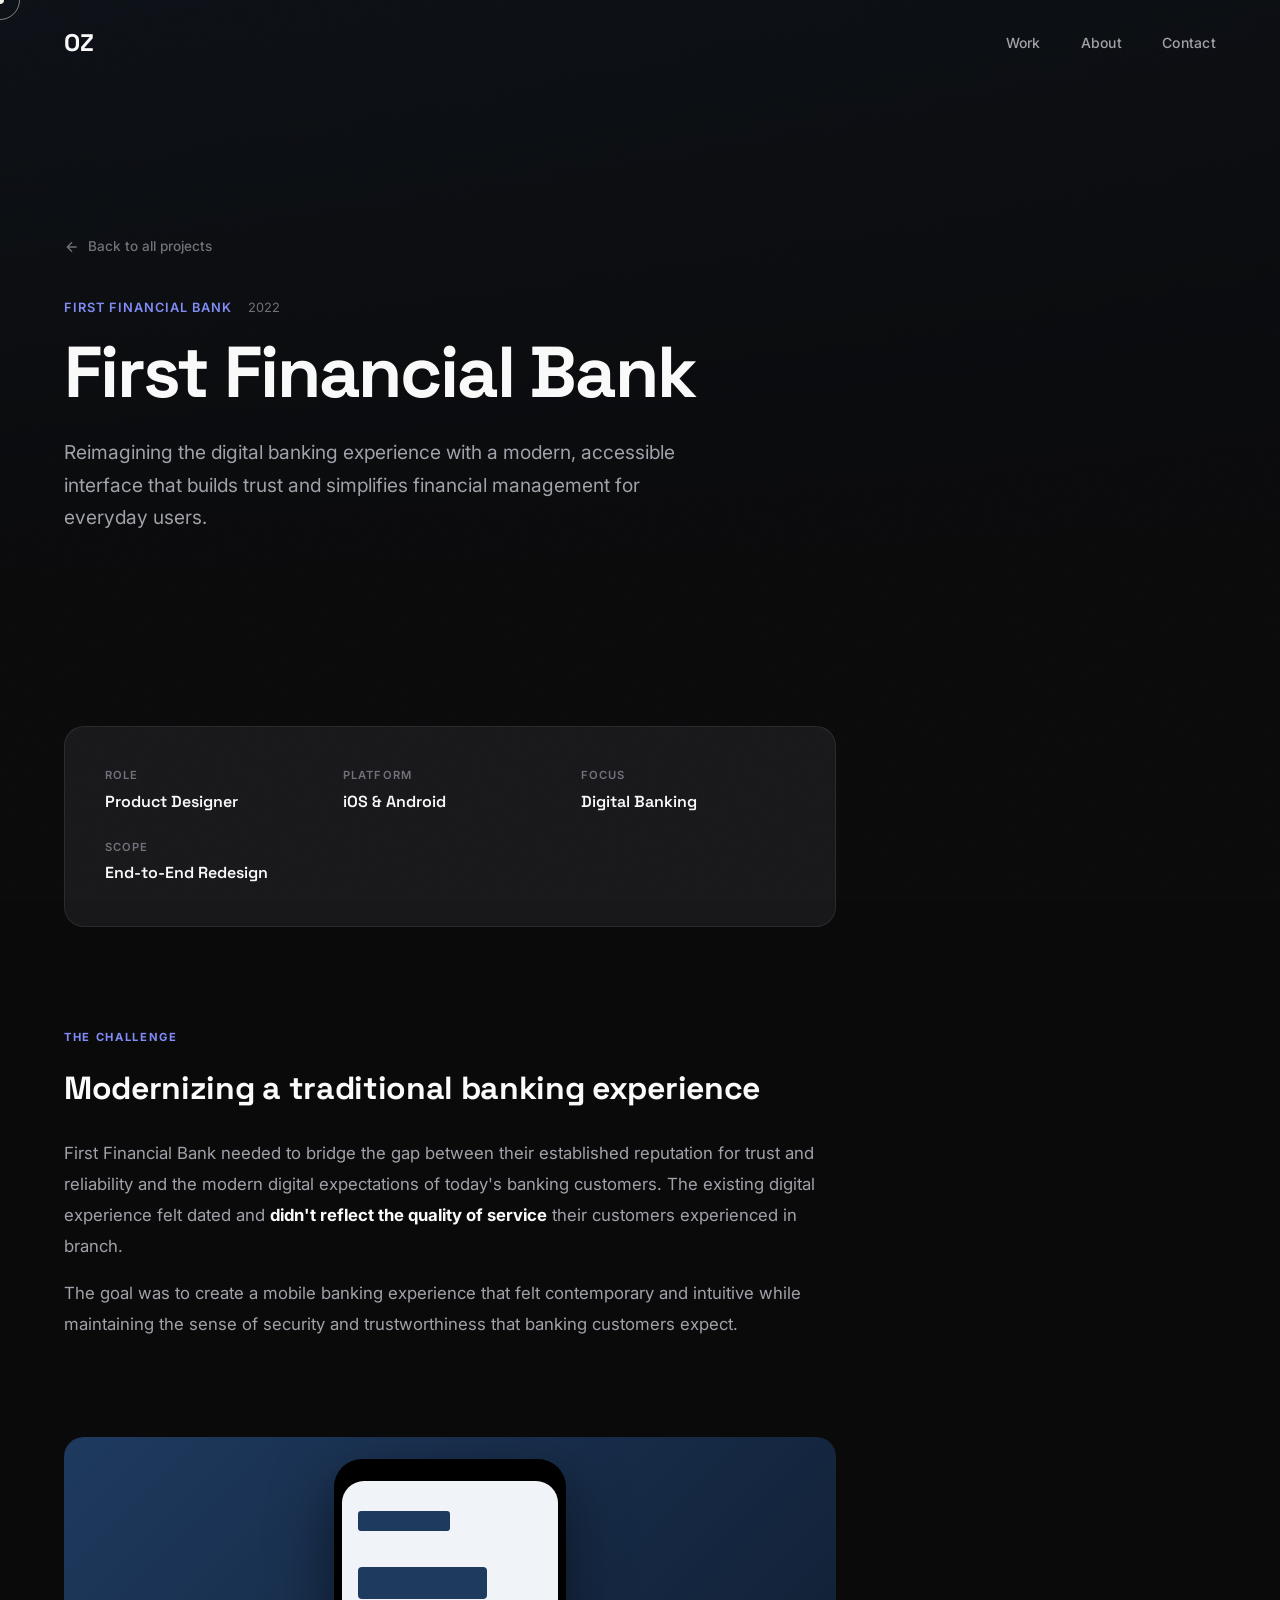
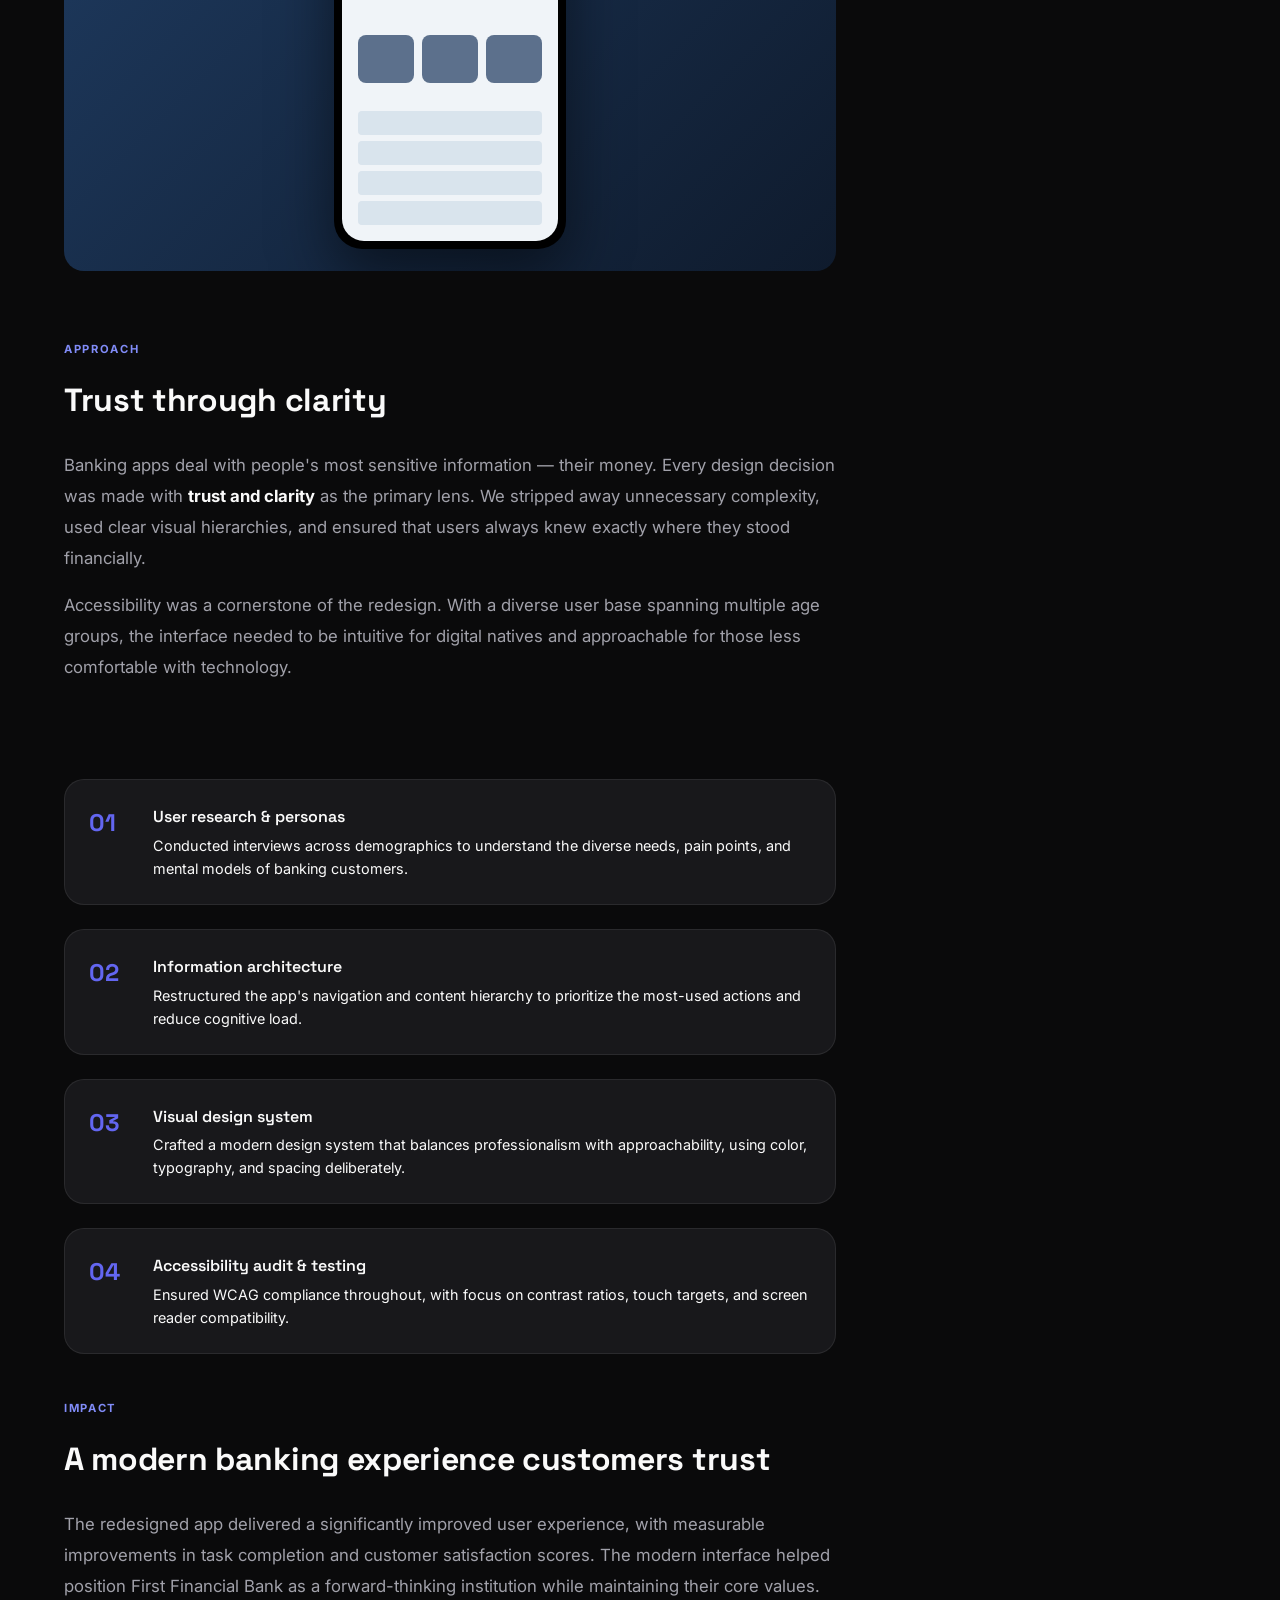
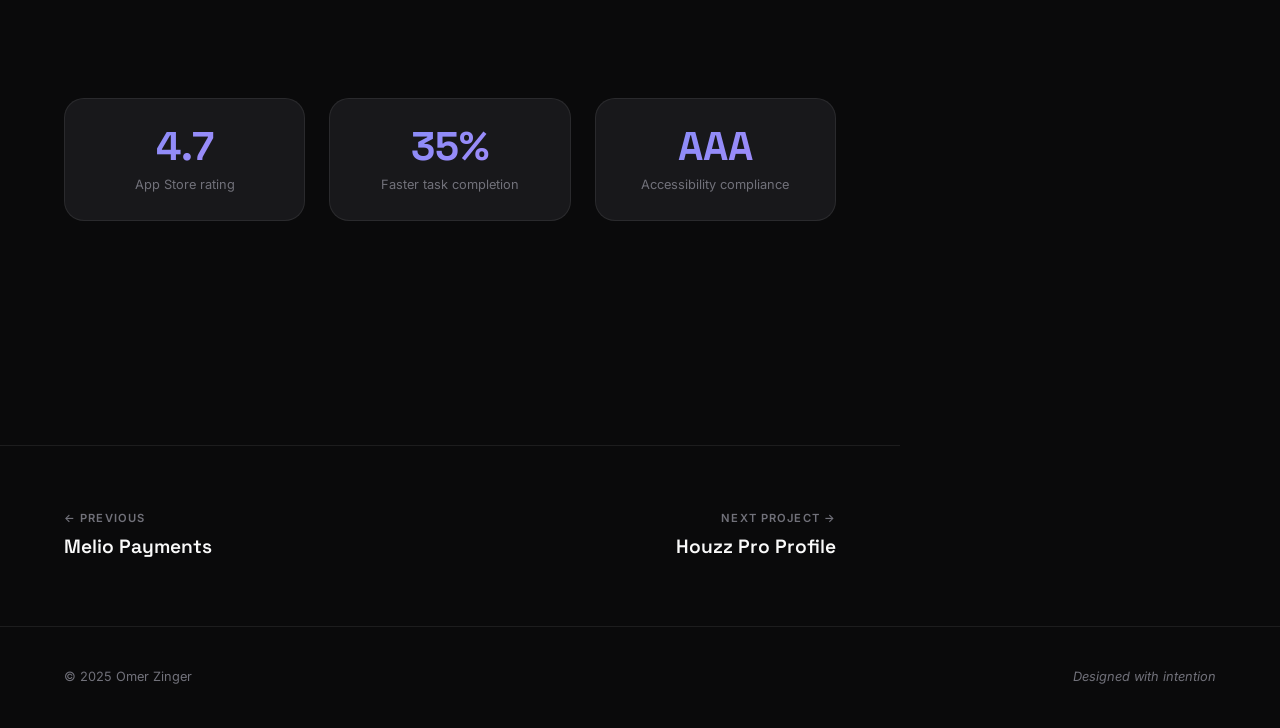
<file: work/first-financial-bank.html>
<!DOCTYPE html>
<html lang="en">
<head>
    <meta charset="UTF-8">
    <meta name="viewport" content="width=device-width, initial-scale=1.0">
    <title>First Financial Bank — Omer Zinger</title>
    <link rel="stylesheet" href="../css/style.css">
    <link rel="stylesheet" href="../css/case-study.css">
    <link rel="preconnect" href="https://fonts.googleapis.com">
    <link rel="preconnect" href="https://fonts.gstatic.com" crossorigin>
    <link href="https://fonts.googleapis.com/css2?family=Inter:wght@300;400;500;600;700;800;900&family=Space+Grotesk:wght@400;500;600;700&display=swap" rel="stylesheet">
</head>
<body>
    <div class="cursor" id="cursor"></div>
    <div class="cursor-follower" id="cursor-follower"></div>

    <nav class="nav" id="nav">
        <a href="../" class="nav__logo">OZ</a>
        <div class="nav__links">
            <a href="../#work" class="nav__link">Work</a>
            <a href="../#about" class="nav__link">About</a>
            <a href="../#contact" class="nav__link">Contact</a>
        </div>
        <button class="nav__menu-btn" id="menu-btn" aria-label="Toggle menu">
            <span></span>
            <span></span>
        </button>
    </nav>

    <div class="mobile-menu" id="mobile-menu">
        <a href="../#work" class="mobile-menu__link">Work</a>
        <a href="../#about" class="mobile-menu__link">About</a>
        <a href="../#contact" class="mobile-menu__link">Contact</a>
    </div>

    <header class="cs-hero">
        <div class="cs-hero__bg" style="background: linear-gradient(135deg, #1E3A5F 0%, #0F1B2D 100%);"></div>
        <div class="cs-hero__content" data-animate="fade-up">
            <a href="../" class="cs-hero__back">
                <svg viewBox="0 0 24 24" fill="none" stroke="currentColor" stroke-width="2"><path d="M19 12H5M12 19l-7-7 7-7"/></svg>
                Back to all projects
            </a>
            <div class="cs-hero__meta">
                <span class="cs-hero__company">First Financial Bank</span>
                <span class="cs-hero__year">2022</span>
            </div>
            <h1 class="cs-hero__title">First Financial Bank</h1>
            <p class="cs-hero__subtitle">Reimagining the digital banking experience with a modern, accessible interface that builds trust and simplifies financial management for everyday users.</p>
        </div>
    </header>

    <main class="cs-content">
        <div class="cs-info-grid" data-animate="fade-up">
            <div class="cs-info-item">
                <span class="cs-info-item__label">Role</span>
                <span class="cs-info-item__value">Product Designer</span>
            </div>
            <div class="cs-info-item">
                <span class="cs-info-item__label">Platform</span>
                <span class="cs-info-item__value">iOS & Android</span>
            </div>
            <div class="cs-info-item">
                <span class="cs-info-item__label">Focus</span>
                <span class="cs-info-item__value">Digital Banking</span>
            </div>
            <div class="cs-info-item">
                <span class="cs-info-item__label">Scope</span>
                <span class="cs-info-item__value">End-to-End Redesign</span>
            </div>
        </div>

        <section class="cs-section" data-animate="fade-up">
            <span class="cs-section__label">The Challenge</span>
            <h2 class="cs-section__title">Modernizing a traditional banking experience</h2>
            <p>First Financial Bank needed to bridge the gap between their established reputation for trust and reliability and the modern digital expectations of today's banking customers. The existing digital experience felt dated and <strong>didn't reflect the quality of service</strong> their customers experienced in branch.</p>
            <p>The goal was to create a mobile banking experience that felt contemporary and intuitive while maintaining the sense of security and trustworthiness that banking customers expect.</p>
        </section>

        <div class="cs-image" style="background: linear-gradient(135deg, #1E3A5F 0%, #0F1B2D 100%);" data-animate="fade-up">
            <div style="width: 30%; padding: 30px 0;">
                <div class="mockup-phone" style="width: 100%;">
                    <div class="mockup-phone__notch"></div>
                    <div class="mockup-phone__screen" style="background: #F0F4F8; min-height: 350px;">
                        <div class="mockup-bank">
                            <div class="mockup-bank__header" style="height: 20px;"></div>
                            <div class="mockup-bank__balance" style="padding: 24px 0;">
                                <div class="mockup-bank__amount" style="height: 32px;"></div>
                            </div>
                            <div class="mockup-bank__actions">
                                <div class="mockup-bank__action" style="height: 48px;"></div>
                                <div class="mockup-bank__action" style="height: 48px;"></div>
                                <div class="mockup-bank__action" style="height: 48px;"></div>
                            </div>
                            <div class="mockup-bank__transactions" style="margin-top: 16px;">
                                <div class="mockup-bank__tx" style="height: 24px;"></div>
                                <div class="mockup-bank__tx" style="height: 24px;"></div>
                                <div class="mockup-bank__tx" style="height: 24px;"></div>
                                <div class="mockup-bank__tx" style="height: 24px;"></div>
                            </div>
                        </div>
                    </div>
                </div>
            </div>
        </div>

        <section class="cs-section" data-animate="fade-up">
            <span class="cs-section__label">Approach</span>
            <h2 class="cs-section__title">Trust through clarity</h2>
            <p>Banking apps deal with people's most sensitive information — their money. Every design decision was made with <strong>trust and clarity</strong> as the primary lens. We stripped away unnecessary complexity, used clear visual hierarchies, and ensured that users always knew exactly where they stood financially.</p>
            <p>Accessibility was a cornerstone of the redesign. With a diverse user base spanning multiple age groups, the interface needed to be intuitive for digital natives and approachable for those less comfortable with technology.</p>
        </section>

        <div class="cs-process" data-animate="fade-up">
            <div class="cs-process__step">
                <span class="cs-process__number">01</span>
                <div class="cs-process__text">
                    <h4>User research & personas</h4>
                    <p>Conducted interviews across demographics to understand the diverse needs, pain points, and mental models of banking customers.</p>
                </div>
            </div>
            <div class="cs-process__step">
                <span class="cs-process__number">02</span>
                <div class="cs-process__text">
                    <h4>Information architecture</h4>
                    <p>Restructured the app's navigation and content hierarchy to prioritize the most-used actions and reduce cognitive load.</p>
                </div>
            </div>
            <div class="cs-process__step">
                <span class="cs-process__number">03</span>
                <div class="cs-process__text">
                    <h4>Visual design system</h4>
                    <p>Crafted a modern design system that balances professionalism with approachability, using color, typography, and spacing deliberately.</p>
                </div>
            </div>
            <div class="cs-process__step">
                <span class="cs-process__number">04</span>
                <div class="cs-process__text">
                    <h4>Accessibility audit & testing</h4>
                    <p>Ensured WCAG compliance throughout, with focus on contrast ratios, touch targets, and screen reader compatibility.</p>
                </div>
            </div>
        </div>

        <section class="cs-section" data-animate="fade-up">
            <span class="cs-section__label">Impact</span>
            <h2 class="cs-section__title">A modern banking experience customers trust</h2>
            <p>The redesigned app delivered a significantly improved user experience, with measurable improvements in task completion and customer satisfaction scores. The modern interface helped position First Financial Bank as a forward-thinking institution while maintaining their core values.</p>
        </section>

        <div class="cs-metrics" data-animate="fade-up">
            <div class="cs-metric">
                <div class="cs-metric__value">4.7</div>
                <div class="cs-metric__label">App Store rating</div>
            </div>
            <div class="cs-metric">
                <div class="cs-metric__value">35%</div>
                <div class="cs-metric__label">Faster task completion</div>
            </div>
            <div class="cs-metric">
                <div class="cs-metric__value">AAA</div>
                <div class="cs-metric__label">Accessibility compliance</div>
            </div>
        </div>
    </main>

    <nav class="cs-nav">
        <a href="melio-payments.html" class="cs-nav__link">
            <span class="cs-nav__label">&larr; Previous</span>
            <span class="cs-nav__title">Melio Payments</span>
        </a>
        <a href="houzz-pro-profile.html" class="cs-nav__link cs-nav__link--next">
            <span class="cs-nav__label">Next Project &rarr;</span>
            <span class="cs-nav__title">Houzz Pro Profile</span>
        </a>
    </nav>

    <footer class="footer">
        <div class="footer__container">
            <span class="footer__copyright">&copy; 2025 Omer Zinger</span>
            <span class="footer__tagline">Designed with intention</span>
        </div>
    </footer>

    <script src="../js/main.js"></script>
</body>
</html>
</file>
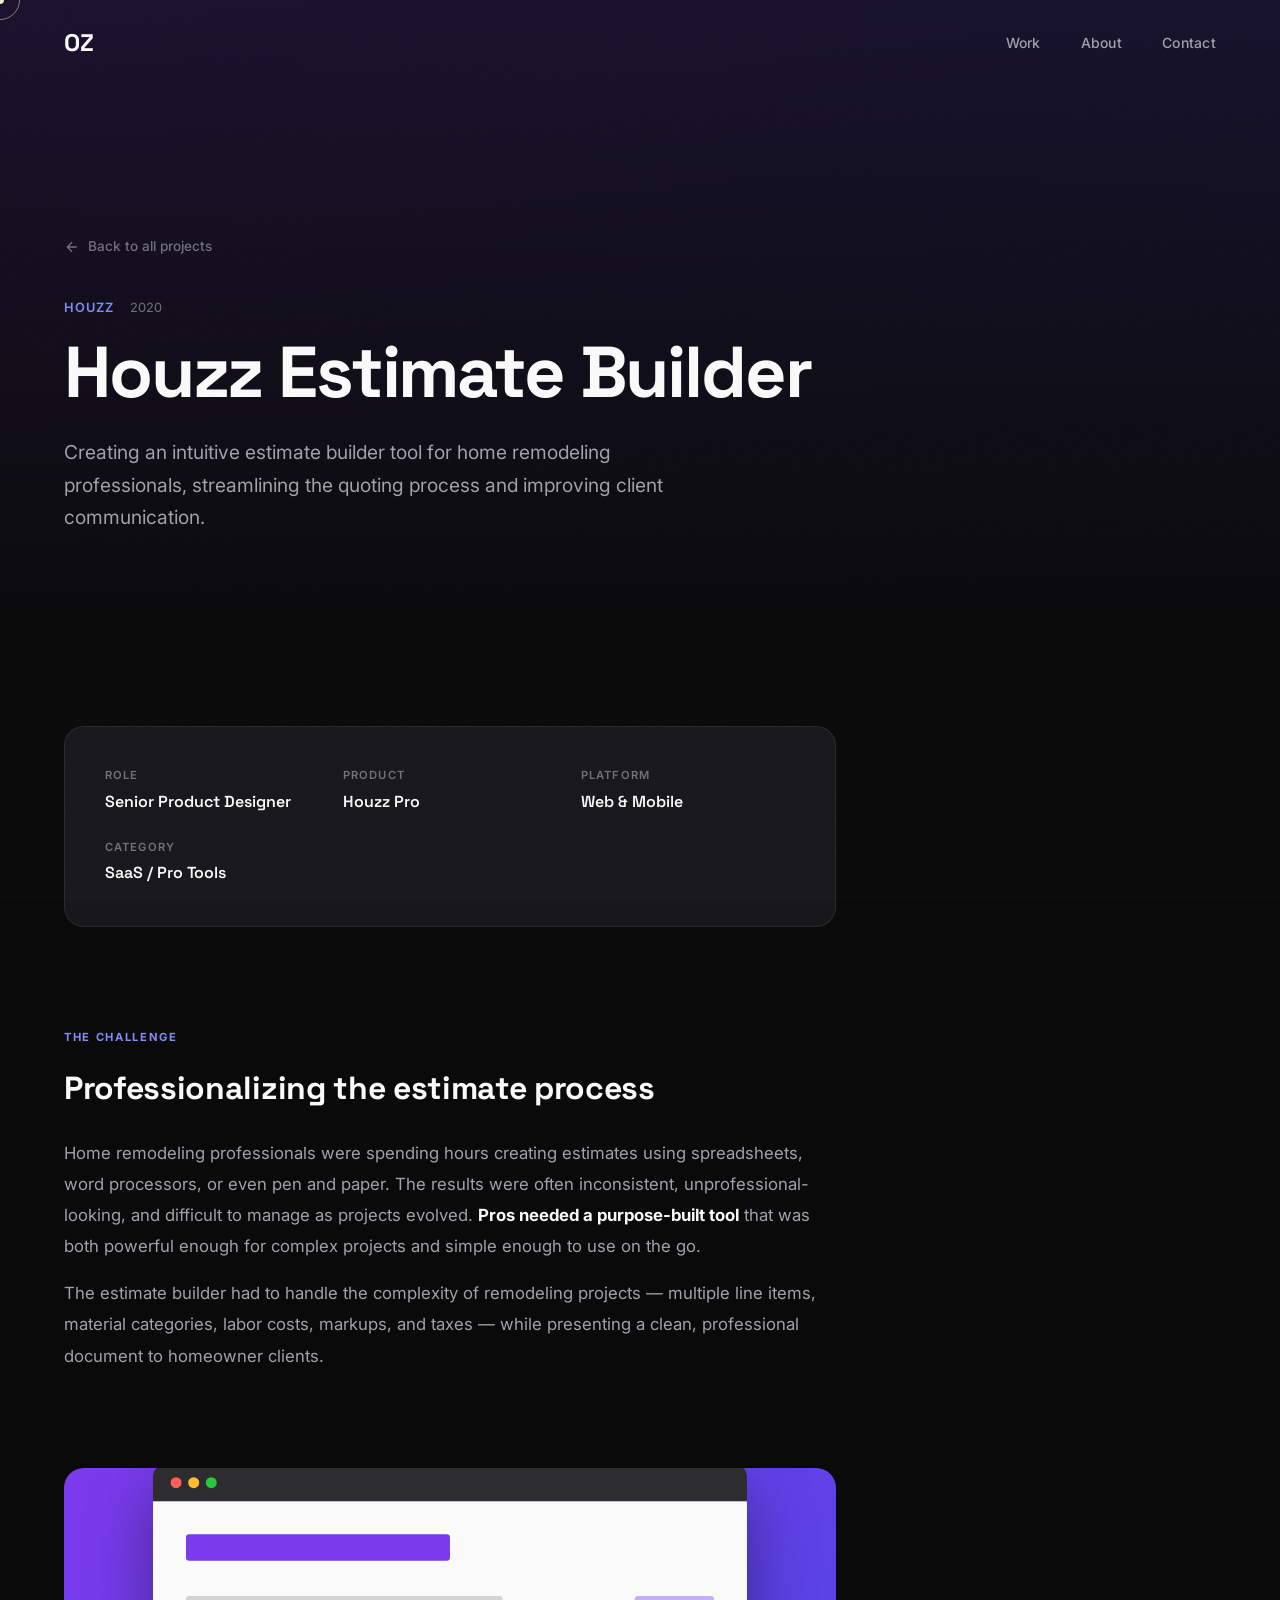
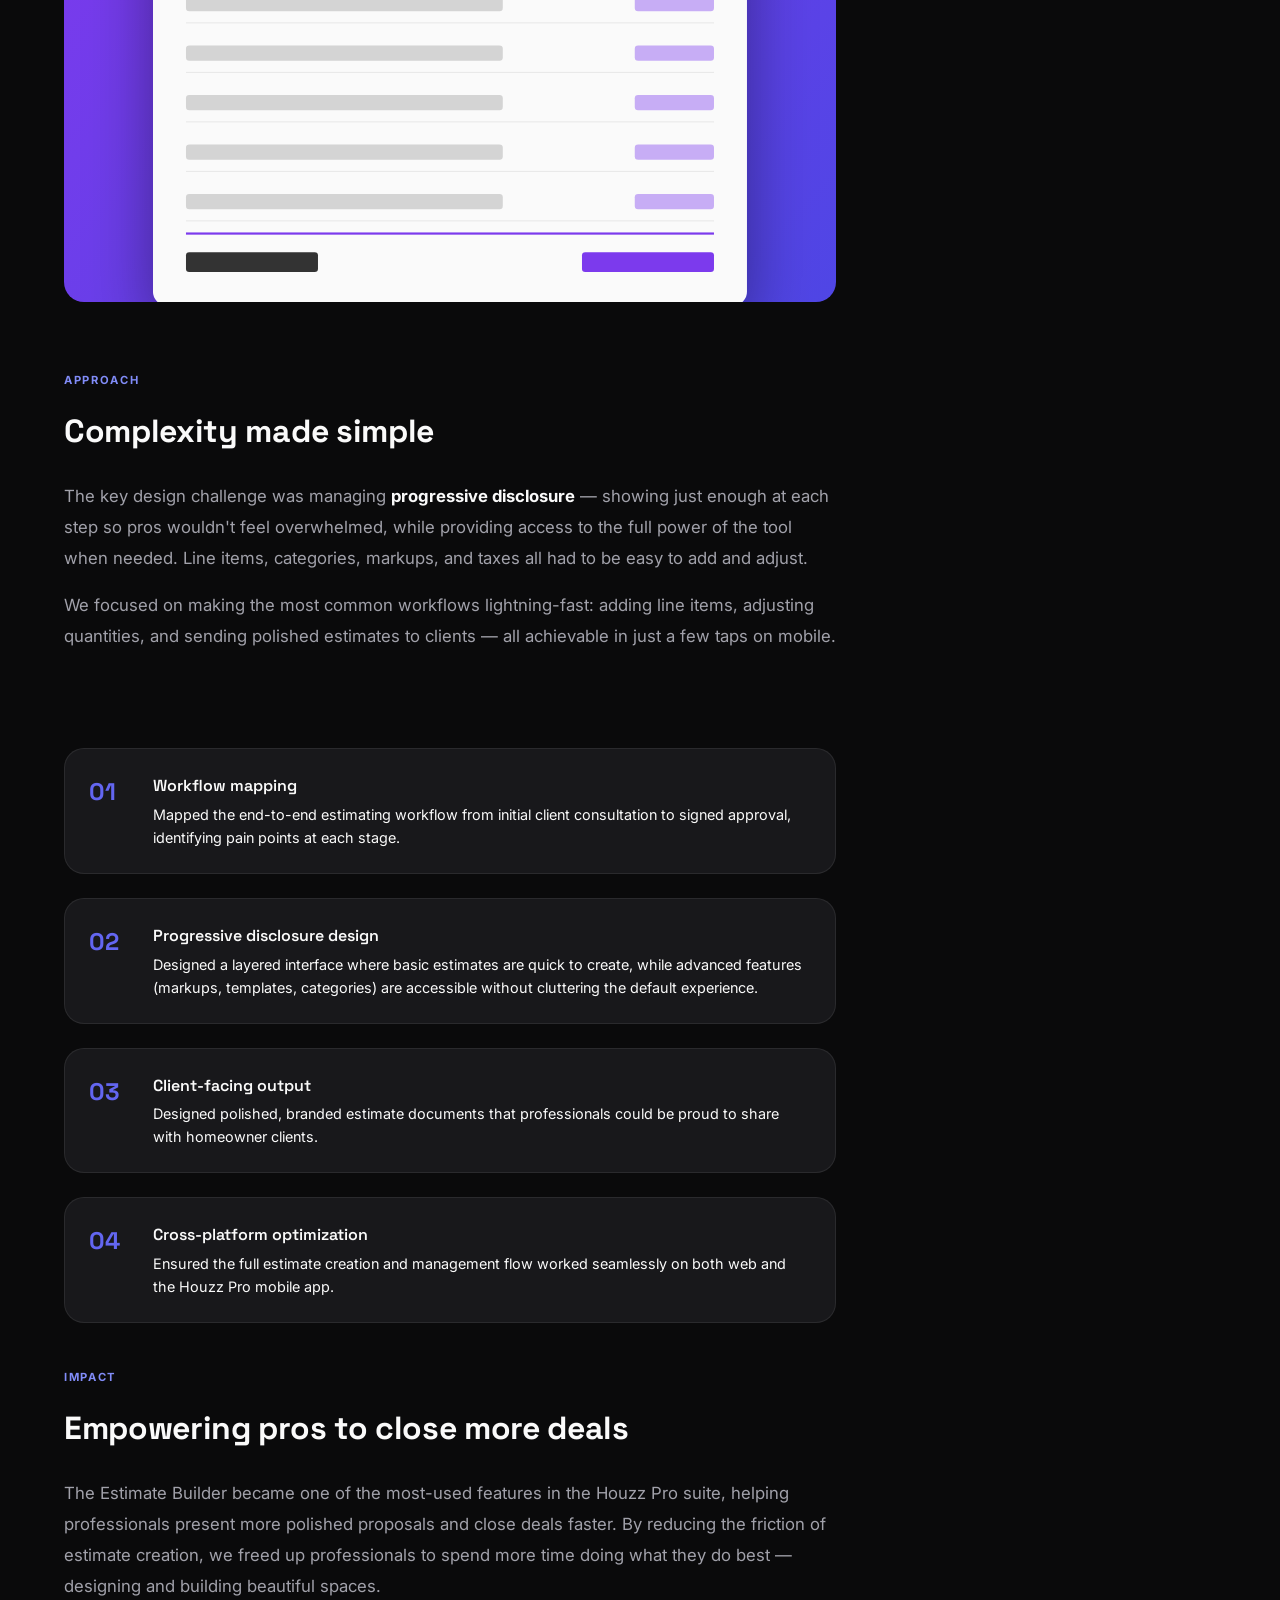
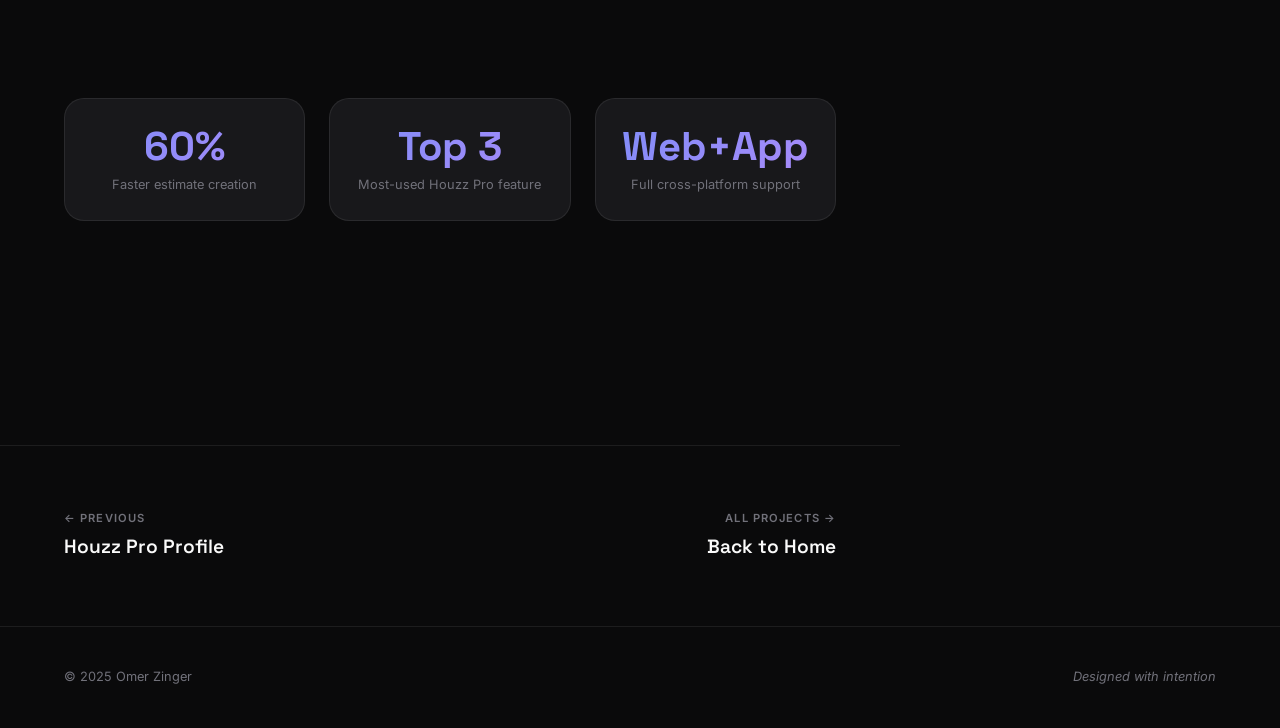
<file: work/houzz-estimate-builder.html>
<!DOCTYPE html>
<html lang="en">
<head>
    <meta charset="UTF-8">
    <meta name="viewport" content="width=device-width, initial-scale=1.0">
    <title>Houzz Estimate Builder — Omer Zinger</title>
    <link rel="stylesheet" href="../css/style.css">
    <link rel="stylesheet" href="../css/case-study.css">
    <link rel="preconnect" href="https://fonts.googleapis.com">
    <link rel="preconnect" href="https://fonts.gstatic.com" crossorigin>
    <link href="https://fonts.googleapis.com/css2?family=Inter:wght@300;400;500;600;700;800;900&family=Space+Grotesk:wght@400;500;600;700&display=swap" rel="stylesheet">
</head>
<body>
    <div class="cursor" id="cursor"></div>
    <div class="cursor-follower" id="cursor-follower"></div>

    <nav class="nav" id="nav">
        <a href="../" class="nav__logo">OZ</a>
        <div class="nav__links">
            <a href="../#work" class="nav__link">Work</a>
            <a href="../#about" class="nav__link">About</a>
            <a href="../#contact" class="nav__link">Contact</a>
        </div>
        <button class="nav__menu-btn" id="menu-btn" aria-label="Toggle menu">
            <span></span>
            <span></span>
        </button>
    </nav>

    <div class="mobile-menu" id="mobile-menu">
        <a href="../#work" class="mobile-menu__link">Work</a>
        <a href="../#about" class="mobile-menu__link">About</a>
        <a href="../#contact" class="mobile-menu__link">Contact</a>
    </div>

    <header class="cs-hero">
        <div class="cs-hero__bg" style="background: linear-gradient(135deg, #7C3AED 0%, #4F46E5 100%);"></div>
        <div class="cs-hero__content" data-animate="fade-up">
            <a href="../" class="cs-hero__back">
                <svg viewBox="0 0 24 24" fill="none" stroke="currentColor" stroke-width="2"><path d="M19 12H5M12 19l-7-7 7-7"/></svg>
                Back to all projects
            </a>
            <div class="cs-hero__meta">
                <span class="cs-hero__company">Houzz</span>
                <span class="cs-hero__year">2020</span>
            </div>
            <h1 class="cs-hero__title">Houzz Estimate Builder</h1>
            <p class="cs-hero__subtitle">Creating an intuitive estimate builder tool for home remodeling professionals, streamlining the quoting process and improving client communication.</p>
        </div>
    </header>

    <main class="cs-content">
        <div class="cs-info-grid" data-animate="fade-up">
            <div class="cs-info-item">
                <span class="cs-info-item__label">Role</span>
                <span class="cs-info-item__value">Senior Product Designer</span>
            </div>
            <div class="cs-info-item">
                <span class="cs-info-item__label">Product</span>
                <span class="cs-info-item__value">Houzz Pro</span>
            </div>
            <div class="cs-info-item">
                <span class="cs-info-item__label">Platform</span>
                <span class="cs-info-item__value">Web & Mobile</span>
            </div>
            <div class="cs-info-item">
                <span class="cs-info-item__label">Category</span>
                <span class="cs-info-item__value">SaaS / Pro Tools</span>
            </div>
        </div>

        <section class="cs-section" data-animate="fade-up">
            <span class="cs-section__label">The Challenge</span>
            <h2 class="cs-section__title">Professionalizing the estimate process</h2>
            <p>Home remodeling professionals were spending hours creating estimates using spreadsheets, word processors, or even pen and paper. The results were often inconsistent, unprofessional-looking, and difficult to manage as projects evolved. <strong>Pros needed a purpose-built tool</strong> that was both powerful enough for complex projects and simple enough to use on the go.</p>
            <p>The estimate builder had to handle the complexity of remodeling projects — multiple line items, material categories, labor costs, markups, and taxes — while presenting a clean, professional document to homeowner clients.</p>
        </section>

        <div class="cs-image" style="background: linear-gradient(135deg, #7C3AED 0%, #4F46E5 100%);" data-animate="fade-up">
            <div style="width: 70%; padding: 40px 0;">
                <div class="mockup-browser" style="transform: scale(1.1);">
                    <div class="mockup-browser__bar"><span></span><span></span><span></span></div>
                    <div class="mockup-browser__content" style="background: #FAFAFA; min-height: 280px;">
                        <div class="mockup-estimate" style="padding: 10px;">
                            <div class="mockup-estimate__header" style="height: 24px; margin-bottom: 12px;"></div>
                            <div class="mockup-estimate__line" style="padding: 10px 0;">
                                <div class="mockup-estimate__item" style="height: 14px;"></div>
                                <div class="mockup-estimate__price" style="height: 14px;"></div>
                            </div>
                            <div class="mockup-estimate__line" style="padding: 10px 0;">
                                <div class="mockup-estimate__item" style="height: 14px;"></div>
                                <div class="mockup-estimate__price" style="height: 14px;"></div>
                            </div>
                            <div class="mockup-estimate__line" style="padding: 10px 0;">
                                <div class="mockup-estimate__item" style="height: 14px;"></div>
                                <div class="mockup-estimate__price" style="height: 14px;"></div>
                            </div>
                            <div class="mockup-estimate__line" style="padding: 10px 0;">
                                <div class="mockup-estimate__item" style="height: 14px;"></div>
                                <div class="mockup-estimate__price" style="height: 14px;"></div>
                            </div>
                            <div class="mockup-estimate__line" style="padding: 10px 0;">
                                <div class="mockup-estimate__item" style="height: 14px;"></div>
                                <div class="mockup-estimate__price" style="height: 14px;"></div>
                            </div>
                            <div class="mockup-estimate__total" style="padding-top: 16px; border-top: 2px solid #7C3AED;">
                                <div class="mockup-estimate__total-label" style="height: 18px; width: 25%;"></div>
                                <div class="mockup-estimate__total-amount" style="height: 18px; width: 25%;"></div>
                            </div>
                        </div>
                    </div>
                </div>
            </div>
        </div>

        <section class="cs-section" data-animate="fade-up">
            <span class="cs-section__label">Approach</span>
            <h2 class="cs-section__title">Complexity made simple</h2>
            <p>The key design challenge was managing <strong>progressive disclosure</strong> — showing just enough at each step so pros wouldn't feel overwhelmed, while providing access to the full power of the tool when needed. Line items, categories, markups, and taxes all had to be easy to add and adjust.</p>
            <p>We focused on making the most common workflows lightning-fast: adding line items, adjusting quantities, and sending polished estimates to clients — all achievable in just a few taps on mobile.</p>
        </section>

        <div class="cs-process" data-animate="fade-up">
            <div class="cs-process__step">
                <span class="cs-process__number">01</span>
                <div class="cs-process__text">
                    <h4>Workflow mapping</h4>
                    <p>Mapped the end-to-end estimating workflow from initial client consultation to signed approval, identifying pain points at each stage.</p>
                </div>
            </div>
            <div class="cs-process__step">
                <span class="cs-process__number">02</span>
                <div class="cs-process__text">
                    <h4>Progressive disclosure design</h4>
                    <p>Designed a layered interface where basic estimates are quick to create, while advanced features (markups, templates, categories) are accessible without cluttering the default experience.</p>
                </div>
            </div>
            <div class="cs-process__step">
                <span class="cs-process__number">03</span>
                <div class="cs-process__text">
                    <h4>Client-facing output</h4>
                    <p>Designed polished, branded estimate documents that professionals could be proud to share with homeowner clients.</p>
                </div>
            </div>
            <div class="cs-process__step">
                <span class="cs-process__number">04</span>
                <div class="cs-process__text">
                    <h4>Cross-platform optimization</h4>
                    <p>Ensured the full estimate creation and management flow worked seamlessly on both web and the Houzz Pro mobile app.</p>
                </div>
            </div>
        </div>

        <section class="cs-section" data-animate="fade-up">
            <span class="cs-section__label">Impact</span>
            <h2 class="cs-section__title">Empowering pros to close more deals</h2>
            <p>The Estimate Builder became one of the most-used features in the Houzz Pro suite, helping professionals present more polished proposals and close deals faster. By reducing the friction of estimate creation, we freed up professionals to spend more time doing what they do best — designing and building beautiful spaces.</p>
        </section>

        <div class="cs-metrics" data-animate="fade-up">
            <div class="cs-metric">
                <div class="cs-metric__value">60%</div>
                <div class="cs-metric__label">Faster estimate creation</div>
            </div>
            <div class="cs-metric">
                <div class="cs-metric__value">Top 3</div>
                <div class="cs-metric__label">Most-used Houzz Pro feature</div>
            </div>
            <div class="cs-metric">
                <div class="cs-metric__value">Web+App</div>
                <div class="cs-metric__label">Full cross-platform support</div>
            </div>
        </div>
    </main>

    <nav class="cs-nav">
        <a href="houzz-pro-profile.html" class="cs-nav__link">
            <span class="cs-nav__label">&larr; Previous</span>
            <span class="cs-nav__title">Houzz Pro Profile</span>
        </a>
        <a href="../" class="cs-nav__link cs-nav__link--next">
            <span class="cs-nav__label">All Projects &rarr;</span>
            <span class="cs-nav__title">Back to Home</span>
        </a>
    </nav>

    <footer class="footer">
        <div class="footer__container">
            <span class="footer__copyright">&copy; 2025 Omer Zinger</span>
            <span class="footer__tagline">Designed with intention</span>
        </div>
    </footer>

    <script src="../js/main.js"></script>
</body>
</html>
</file>
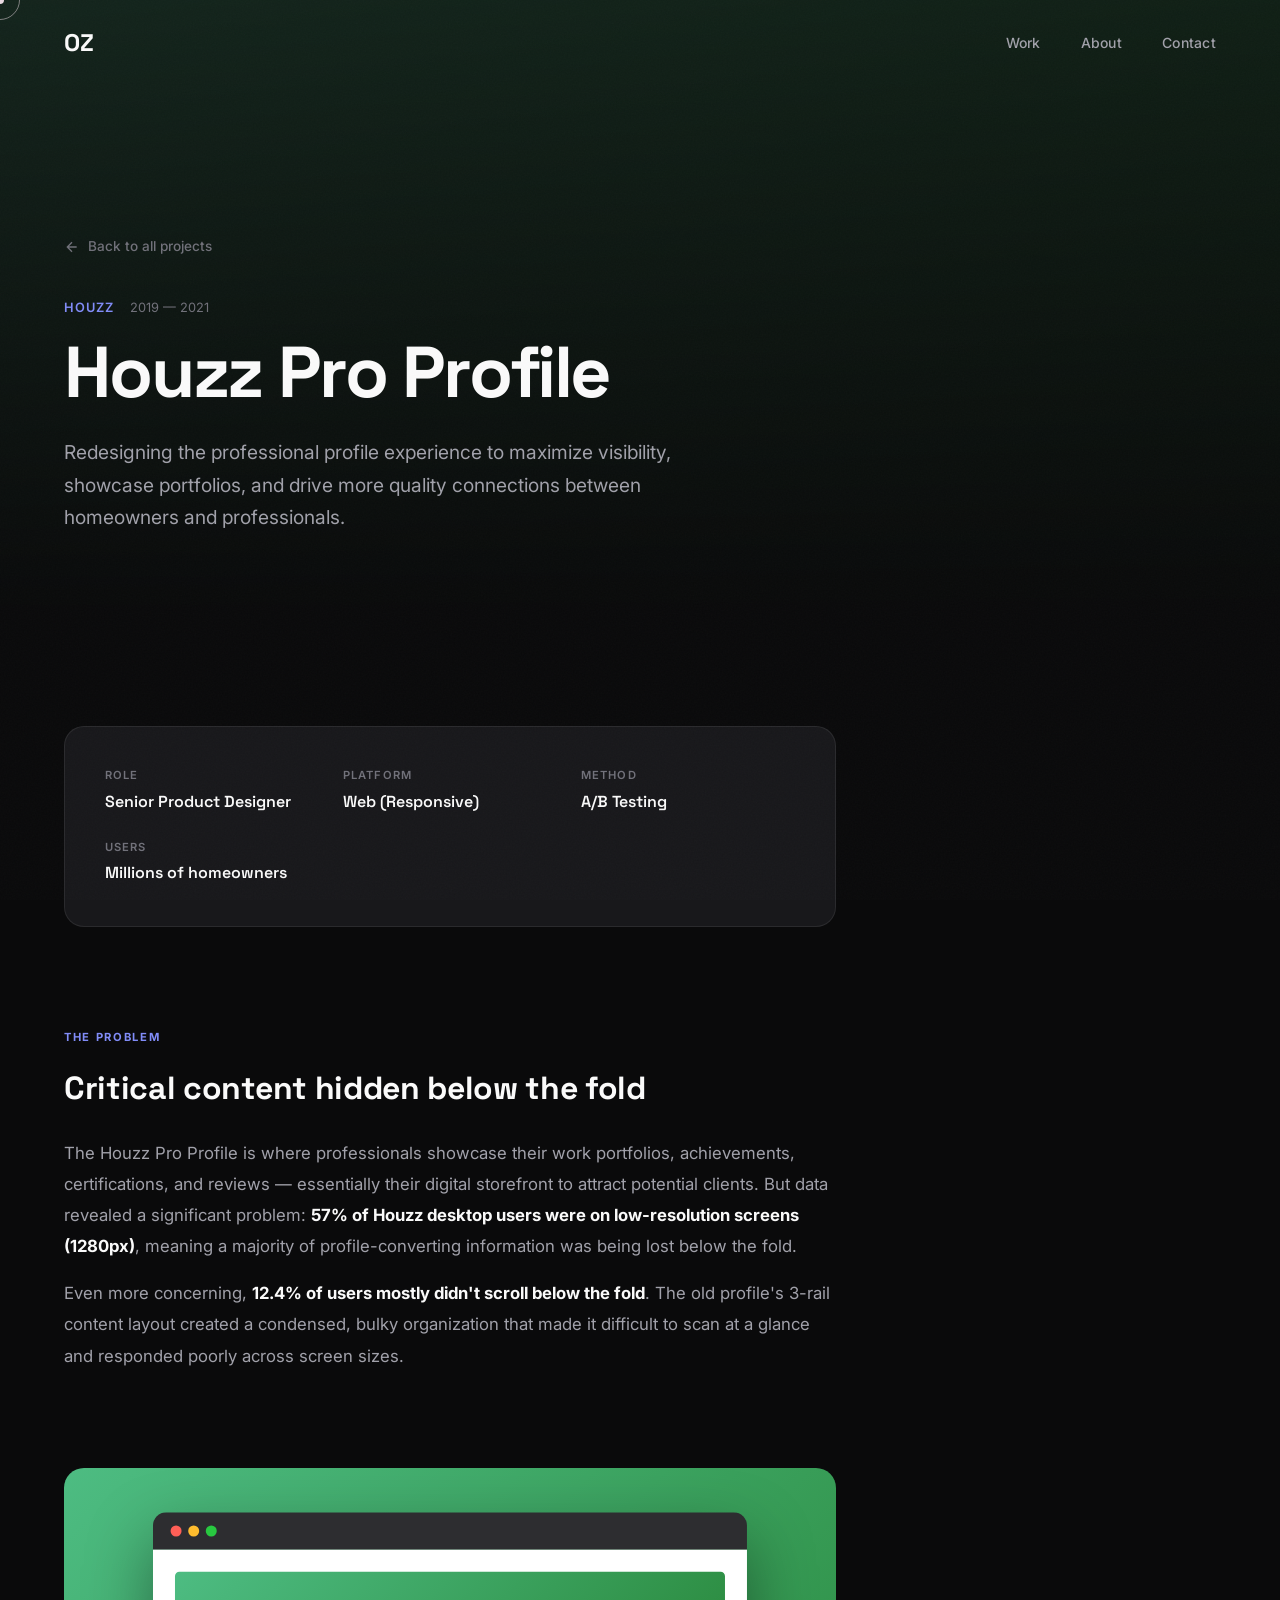
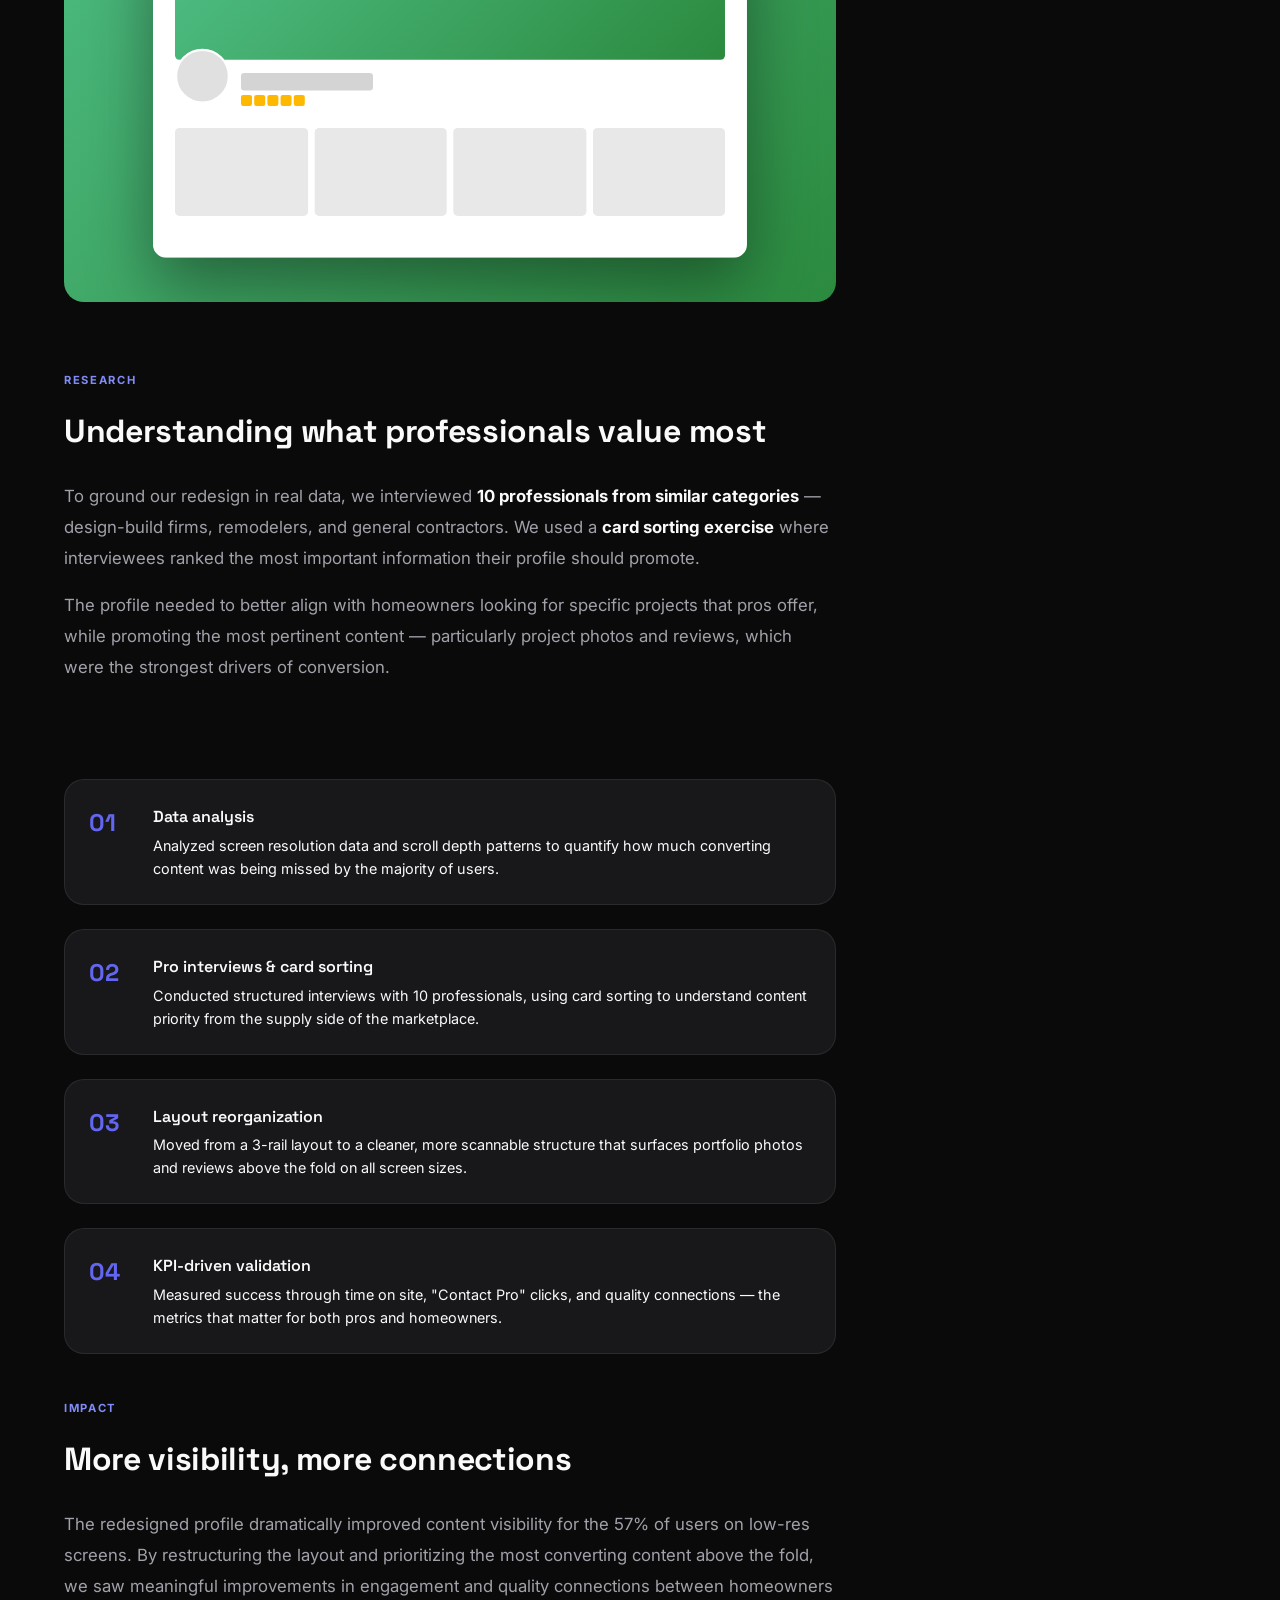
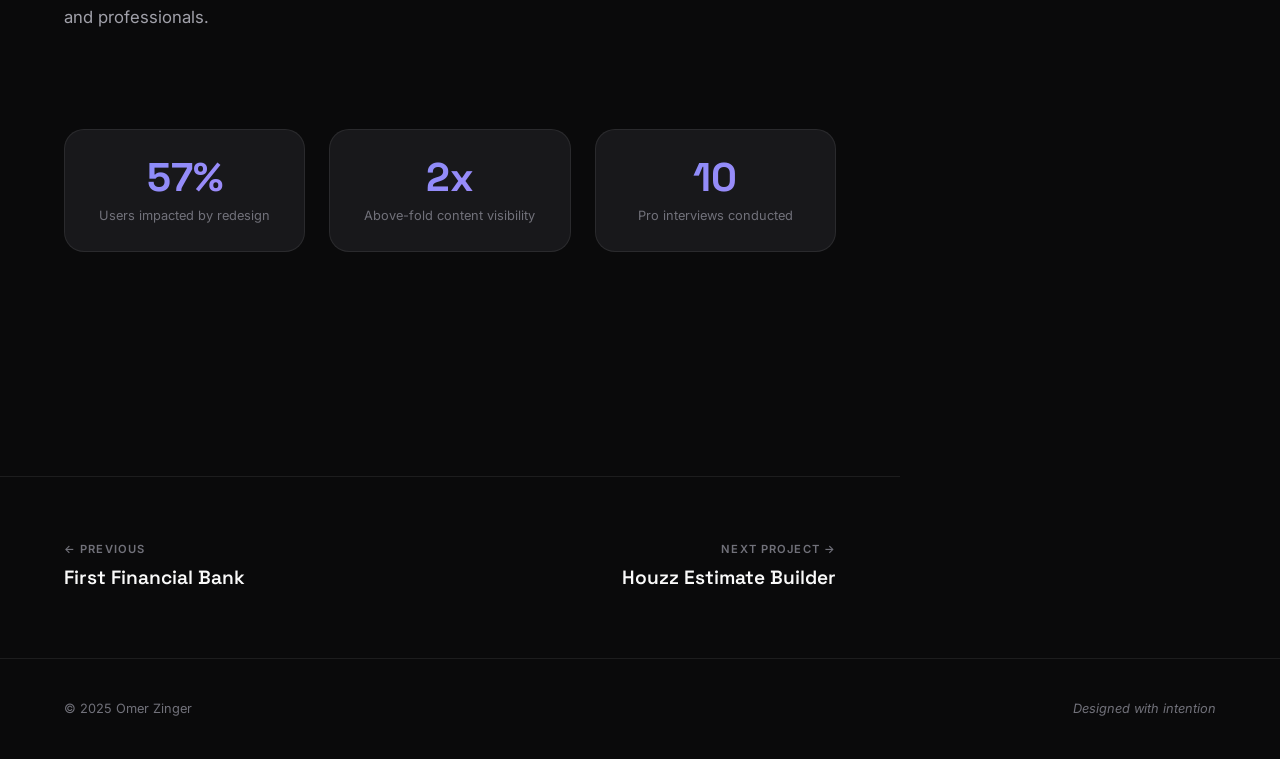
<file: work/houzz-pro-profile.html>
<!DOCTYPE html>
<html lang="en">
<head>
    <meta charset="UTF-8">
    <meta name="viewport" content="width=device-width, initial-scale=1.0">
    <title>Houzz Pro Profile — Omer Zinger</title>
    <link rel="stylesheet" href="../css/style.css">
    <link rel="stylesheet" href="../css/case-study.css">
    <link rel="preconnect" href="https://fonts.googleapis.com">
    <link rel="preconnect" href="https://fonts.gstatic.com" crossorigin>
    <link href="https://fonts.googleapis.com/css2?family=Inter:wght@300;400;500;600;700;800;900&family=Space+Grotesk:wght@400;500;600;700&display=swap" rel="stylesheet">
</head>
<body>
    <div class="cursor" id="cursor"></div>
    <div class="cursor-follower" id="cursor-follower"></div>

    <nav class="nav" id="nav">
        <a href="../" class="nav__logo">OZ</a>
        <div class="nav__links">
            <a href="../#work" class="nav__link">Work</a>
            <a href="../#about" class="nav__link">About</a>
            <a href="../#contact" class="nav__link">Contact</a>
        </div>
        <button class="nav__menu-btn" id="menu-btn" aria-label="Toggle menu">
            <span></span>
            <span></span>
        </button>
    </nav>

    <div class="mobile-menu" id="mobile-menu">
        <a href="../#work" class="mobile-menu__link">Work</a>
        <a href="../#about" class="mobile-menu__link">About</a>
        <a href="../#contact" class="mobile-menu__link">Contact</a>
    </div>

    <header class="cs-hero">
        <div class="cs-hero__bg" style="background: linear-gradient(135deg, #4DBC82 0%, #2B8A3E 100%);"></div>
        <div class="cs-hero__content" data-animate="fade-up">
            <a href="../" class="cs-hero__back">
                <svg viewBox="0 0 24 24" fill="none" stroke="currentColor" stroke-width="2"><path d="M19 12H5M12 19l-7-7 7-7"/></svg>
                Back to all projects
            </a>
            <div class="cs-hero__meta">
                <span class="cs-hero__company">Houzz</span>
                <span class="cs-hero__year">2019 — 2021</span>
            </div>
            <h1 class="cs-hero__title">Houzz Pro Profile</h1>
            <p class="cs-hero__subtitle">Redesigning the professional profile experience to maximize visibility, showcase portfolios, and drive more quality connections between homeowners and professionals.</p>
        </div>
    </header>

    <main class="cs-content">
        <div class="cs-info-grid" data-animate="fade-up">
            <div class="cs-info-item">
                <span class="cs-info-item__label">Role</span>
                <span class="cs-info-item__value">Senior Product Designer</span>
            </div>
            <div class="cs-info-item">
                <span class="cs-info-item__label">Platform</span>
                <span class="cs-info-item__value">Web (Responsive)</span>
            </div>
            <div class="cs-info-item">
                <span class="cs-info-item__label">Method</span>
                <span class="cs-info-item__value">A/B Testing</span>
            </div>
            <div class="cs-info-item">
                <span class="cs-info-item__label">Users</span>
                <span class="cs-info-item__value">Millions of homeowners</span>
            </div>
        </div>

        <section class="cs-section" data-animate="fade-up">
            <span class="cs-section__label">The Problem</span>
            <h2 class="cs-section__title">Critical content hidden below the fold</h2>
            <p>The Houzz Pro Profile is where professionals showcase their work portfolios, achievements, certifications, and reviews — essentially their digital storefront to attract potential clients. But data revealed a significant problem: <strong>57% of Houzz desktop users were on low-resolution screens (1280px)</strong>, meaning a majority of profile-converting information was being lost below the fold.</p>
            <p>Even more concerning, <strong>12.4% of users mostly didn't scroll below the fold</strong>. The old profile's 3-rail content layout created a condensed, bulky organization that made it difficult to scan at a glance and responded poorly across screen sizes.</p>
        </section>

        <div class="cs-image" style="background: linear-gradient(135deg, #4DBC82 0%, #2B8A3E 100%);" data-animate="fade-up">
            <div style="width: 70%; padding: 40px 0;">
                <div class="mockup-browser" style="transform: scale(1.1);">
                    <div class="mockup-browser__bar"><span></span><span></span><span></span></div>
                    <div class="mockup-browser__content" style="background: #FFFFFF; min-height: 280px;">
                        <div class="mockup-houzz">
                            <div class="mockup-houzz__cover" style="height: 80px;"></div>
                            <div class="mockup-houzz__profile" style="margin-bottom: 20px;">
                                <div class="mockup-houzz__avatar" style="width: 50px; height: 50px; margin-top: -25px;"></div>
                                <div class="mockup-houzz__info">
                                    <div class="mockup-houzz__name" style="width: 120px; height: 16px;"></div>
                                    <div class="mockup-houzz__rating">
                                        <span></span><span></span><span></span><span></span><span></span>
                                    </div>
                                </div>
                            </div>
                            <div class="mockup-houzz__gallery">
                                <div class="mockup-houzz__thumb" style="height: 80px;"></div>
                                <div class="mockup-houzz__thumb" style="height: 80px;"></div>
                                <div class="mockup-houzz__thumb" style="height: 80px;"></div>
                                <div class="mockup-houzz__thumb" style="height: 80px;"></div>
                            </div>
                        </div>
                    </div>
                </div>
            </div>
        </div>

        <section class="cs-section" data-animate="fade-up">
            <span class="cs-section__label">Research</span>
            <h2 class="cs-section__title">Understanding what professionals value most</h2>
            <p>To ground our redesign in real data, we interviewed <strong>10 professionals from similar categories</strong> — design-build firms, remodelers, and general contractors. We used a <strong>card sorting exercise</strong> where interviewees ranked the most important information their profile should promote.</p>
            <p>The profile needed to better align with homeowners looking for specific projects that pros offer, while promoting the most pertinent content — particularly project photos and reviews, which were the strongest drivers of conversion.</p>
        </section>

        <div class="cs-process" data-animate="fade-up">
            <div class="cs-process__step">
                <span class="cs-process__number">01</span>
                <div class="cs-process__text">
                    <h4>Data analysis</h4>
                    <p>Analyzed screen resolution data and scroll depth patterns to quantify how much converting content was being missed by the majority of users.</p>
                </div>
            </div>
            <div class="cs-process__step">
                <span class="cs-process__number">02</span>
                <div class="cs-process__text">
                    <h4>Pro interviews & card sorting</h4>
                    <p>Conducted structured interviews with 10 professionals, using card sorting to understand content priority from the supply side of the marketplace.</p>
                </div>
            </div>
            <div class="cs-process__step">
                <span class="cs-process__number">03</span>
                <div class="cs-process__text">
                    <h4>Layout reorganization</h4>
                    <p>Moved from a 3-rail layout to a cleaner, more scannable structure that surfaces portfolio photos and reviews above the fold on all screen sizes.</p>
                </div>
            </div>
            <div class="cs-process__step">
                <span class="cs-process__number">04</span>
                <div class="cs-process__text">
                    <h4>KPI-driven validation</h4>
                    <p>Measured success through time on site, "Contact Pro" clicks, and quality connections — the metrics that matter for both pros and homeowners.</p>
                </div>
            </div>
        </div>

        <section class="cs-section" data-animate="fade-up">
            <span class="cs-section__label">Impact</span>
            <h2 class="cs-section__title">More visibility, more connections</h2>
            <p>The redesigned profile dramatically improved content visibility for the 57% of users on low-res screens. By restructuring the layout and prioritizing the most converting content above the fold, we saw meaningful improvements in engagement and quality connections between homeowners and professionals.</p>
        </section>

        <div class="cs-metrics" data-animate="fade-up">
            <div class="cs-metric">
                <div class="cs-metric__value">57%</div>
                <div class="cs-metric__label">Users impacted by redesign</div>
            </div>
            <div class="cs-metric">
                <div class="cs-metric__value">2x</div>
                <div class="cs-metric__label">Above-fold content visibility</div>
            </div>
            <div class="cs-metric">
                <div class="cs-metric__value">10</div>
                <div class="cs-metric__label">Pro interviews conducted</div>
            </div>
        </div>
    </main>

    <nav class="cs-nav">
        <a href="first-financial-bank.html" class="cs-nav__link">
            <span class="cs-nav__label">&larr; Previous</span>
            <span class="cs-nav__title">First Financial Bank</span>
        </a>
        <a href="houzz-estimate-builder.html" class="cs-nav__link cs-nav__link--next">
            <span class="cs-nav__label">Next Project &rarr;</span>
            <span class="cs-nav__title">Houzz Estimate Builder</span>
        </a>
    </nav>

    <footer class="footer">
        <div class="footer__container">
            <span class="footer__copyright">&copy; 2025 Omer Zinger</span>
            <span class="footer__tagline">Designed with intention</span>
        </div>
    </footer>

    <script src="../js/main.js"></script>
</body>
</html>
</file>
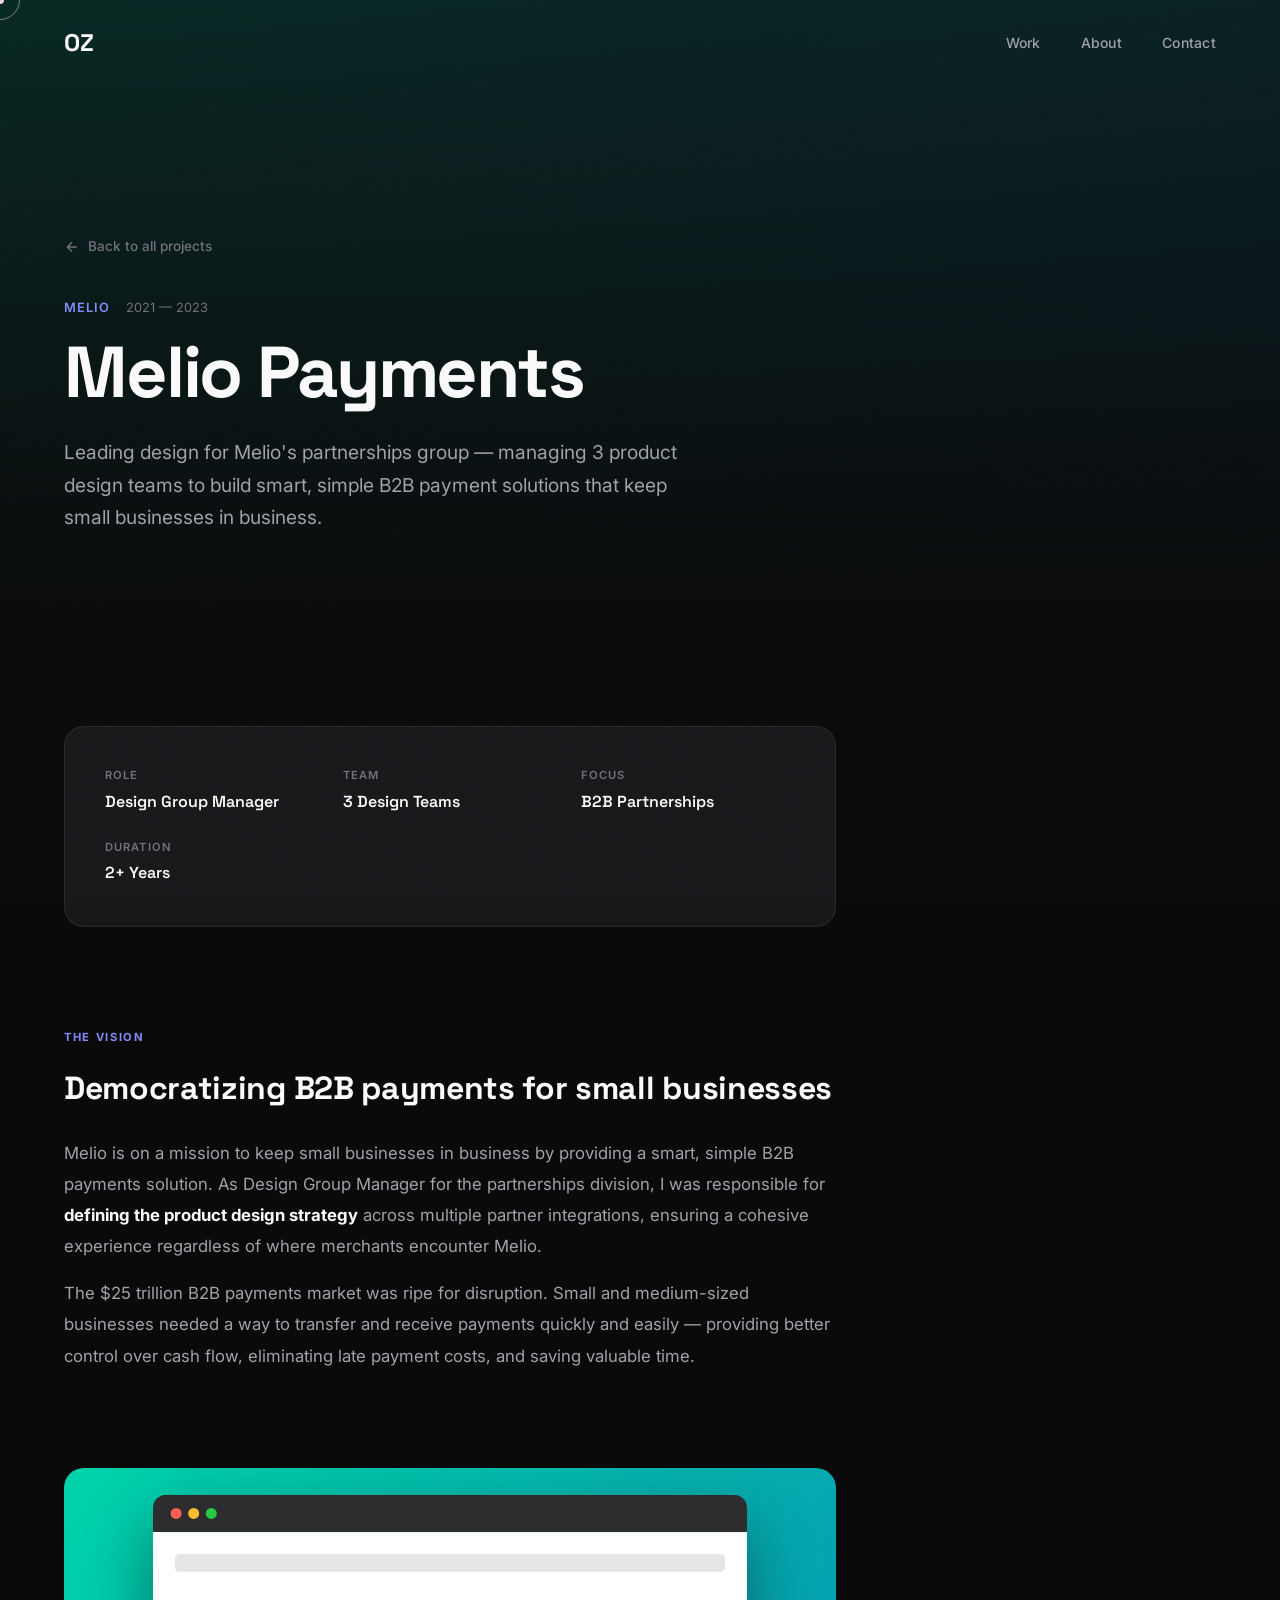
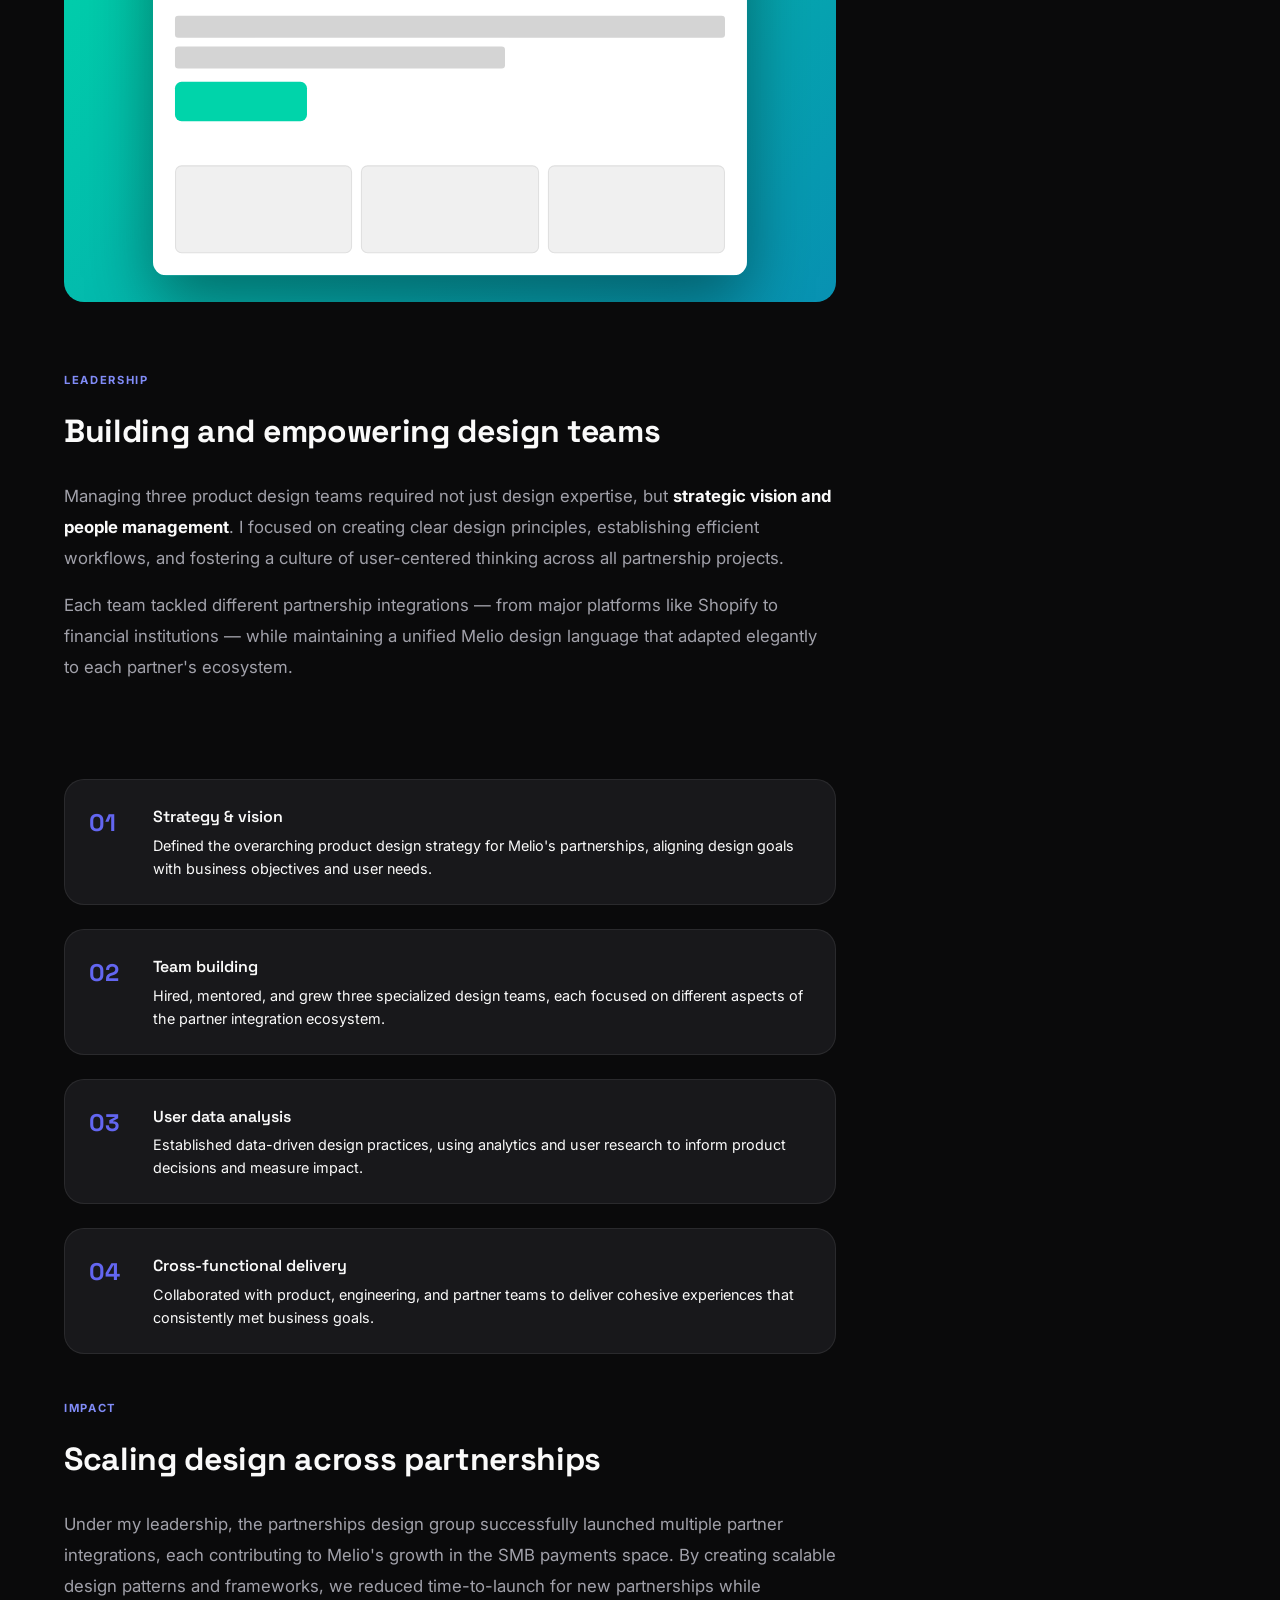
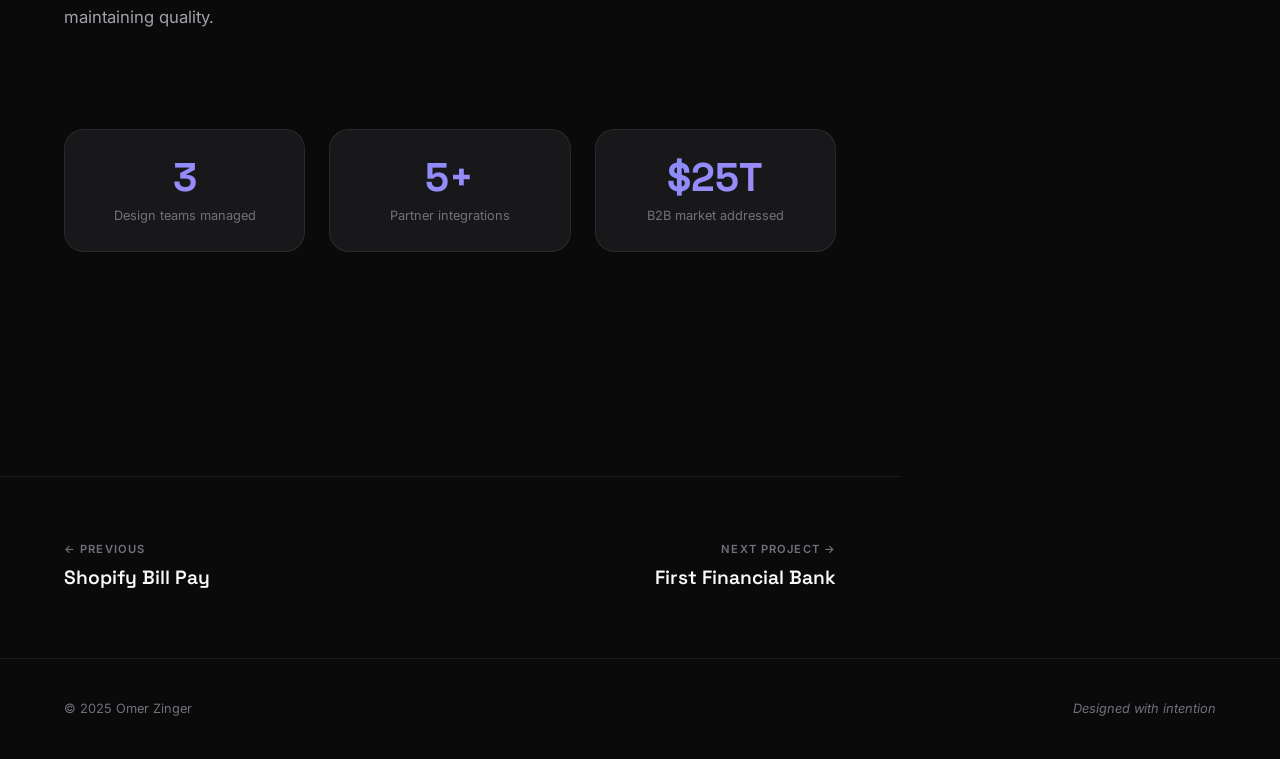
<file: work/melio-payments.html>
<!DOCTYPE html>
<html lang="en">
<head>
    <meta charset="UTF-8">
    <meta name="viewport" content="width=device-width, initial-scale=1.0">
    <title>Melio Payments — Omer Zinger</title>
    <link rel="stylesheet" href="../css/style.css">
    <link rel="stylesheet" href="../css/case-study.css">
    <link rel="preconnect" href="https://fonts.googleapis.com">
    <link rel="preconnect" href="https://fonts.gstatic.com" crossorigin>
    <link href="https://fonts.googleapis.com/css2?family=Inter:wght@300;400;500;600;700;800;900&family=Space+Grotesk:wght@400;500;600;700&display=swap" rel="stylesheet">
</head>
<body>
    <div class="cursor" id="cursor"></div>
    <div class="cursor-follower" id="cursor-follower"></div>

    <nav class="nav" id="nav">
        <a href="../" class="nav__logo">OZ</a>
        <div class="nav__links">
            <a href="../#work" class="nav__link">Work</a>
            <a href="../#about" class="nav__link">About</a>
            <a href="../#contact" class="nav__link">Contact</a>
        </div>
        <button class="nav__menu-btn" id="menu-btn" aria-label="Toggle menu">
            <span></span>
            <span></span>
        </button>
    </nav>

    <div class="mobile-menu" id="mobile-menu">
        <a href="../#work" class="mobile-menu__link">Work</a>
        <a href="../#about" class="mobile-menu__link">About</a>
        <a href="../#contact" class="mobile-menu__link">Contact</a>
    </div>

    <header class="cs-hero">
        <div class="cs-hero__bg" style="background: linear-gradient(135deg, #00D4AA 0%, #0891B2 100%);"></div>
        <div class="cs-hero__content" data-animate="fade-up">
            <a href="../" class="cs-hero__back">
                <svg viewBox="0 0 24 24" fill="none" stroke="currentColor" stroke-width="2"><path d="M19 12H5M12 19l-7-7 7-7"/></svg>
                Back to all projects
            </a>
            <div class="cs-hero__meta">
                <span class="cs-hero__company">Melio</span>
                <span class="cs-hero__year">2021 — 2023</span>
            </div>
            <h1 class="cs-hero__title">Melio Payments</h1>
            <p class="cs-hero__subtitle">Leading design for Melio's partnerships group — managing 3 product design teams to build smart, simple B2B payment solutions that keep small businesses in business.</p>
        </div>
    </header>

    <main class="cs-content">
        <div class="cs-info-grid" data-animate="fade-up">
            <div class="cs-info-item">
                <span class="cs-info-item__label">Role</span>
                <span class="cs-info-item__value">Design Group Manager</span>
            </div>
            <div class="cs-info-item">
                <span class="cs-info-item__label">Team</span>
                <span class="cs-info-item__value">3 Design Teams</span>
            </div>
            <div class="cs-info-item">
                <span class="cs-info-item__label">Focus</span>
                <span class="cs-info-item__value">B2B Partnerships</span>
            </div>
            <div class="cs-info-item">
                <span class="cs-info-item__label">Duration</span>
                <span class="cs-info-item__value">2+ Years</span>
            </div>
        </div>

        <section class="cs-section" data-animate="fade-up">
            <span class="cs-section__label">The Vision</span>
            <h2 class="cs-section__title">Democratizing B2B payments for small businesses</h2>
            <p>Melio is on a mission to keep small businesses in business by providing a smart, simple B2B payments solution. As Design Group Manager for the partnerships division, I was responsible for <strong>defining the product design strategy</strong> across multiple partner integrations, ensuring a cohesive experience regardless of where merchants encounter Melio.</p>
            <p>The $25 trillion B2B payments market was ripe for disruption. Small and medium-sized businesses needed a way to transfer and receive payments quickly and easily — providing better control over cash flow, eliminating late payment costs, and saving valuable time.</p>
        </section>

        <div class="cs-image" style="background: linear-gradient(135deg, #00D4AA 0%, #0891B2 100%);" data-animate="fade-up">
            <div style="width: 70%; padding: 40px 0;">
                <div class="mockup-browser" style="transform: scale(1.1);">
                    <div class="mockup-browser__bar"><span></span><span></span><span></span></div>
                    <div class="mockup-browser__content" style="background: #FFFFFF; min-height: 280px;">
                        <div class="mockup-melio">
                            <div class="mockup-melio__nav"></div>
                            <div class="mockup-melio__hero" style="padding: 24px 0;">
                                <div class="mockup-melio__text" style="height: 20px;"></div>
                                <div class="mockup-melio__text mockup-melio__text--short" style="height: 20px;"></div>
                                <div class="mockup-melio__btn" style="width: 120px; height: 36px;"></div>
                            </div>
                            <div class="mockup-melio__cards">
                                <div class="mockup-melio__card" style="height: 80px;"></div>
                                <div class="mockup-melio__card" style="height: 80px;"></div>
                                <div class="mockup-melio__card" style="height: 80px;"></div>
                            </div>
                        </div>
                    </div>
                </div>
            </div>
        </div>

        <section class="cs-section" data-animate="fade-up">
            <span class="cs-section__label">Leadership</span>
            <h2 class="cs-section__title">Building and empowering design teams</h2>
            <p>Managing three product design teams required not just design expertise, but <strong>strategic vision and people management</strong>. I focused on creating clear design principles, establishing efficient workflows, and fostering a culture of user-centered thinking across all partnership projects.</p>
            <p>Each team tackled different partnership integrations — from major platforms like Shopify to financial institutions — while maintaining a unified Melio design language that adapted elegantly to each partner's ecosystem.</p>
        </section>

        <div class="cs-process" data-animate="fade-up">
            <div class="cs-process__step">
                <span class="cs-process__number">01</span>
                <div class="cs-process__text">
                    <h4>Strategy & vision</h4>
                    <p>Defined the overarching product design strategy for Melio's partnerships, aligning design goals with business objectives and user needs.</p>
                </div>
            </div>
            <div class="cs-process__step">
                <span class="cs-process__number">02</span>
                <div class="cs-process__text">
                    <h4>Team building</h4>
                    <p>Hired, mentored, and grew three specialized design teams, each focused on different aspects of the partner integration ecosystem.</p>
                </div>
            </div>
            <div class="cs-process__step">
                <span class="cs-process__number">03</span>
                <div class="cs-process__text">
                    <h4>User data analysis</h4>
                    <p>Established data-driven design practices, using analytics and user research to inform product decisions and measure impact.</p>
                </div>
            </div>
            <div class="cs-process__step">
                <span class="cs-process__number">04</span>
                <div class="cs-process__text">
                    <h4>Cross-functional delivery</h4>
                    <p>Collaborated with product, engineering, and partner teams to deliver cohesive experiences that consistently met business goals.</p>
                </div>
            </div>
        </div>

        <section class="cs-section" data-animate="fade-up">
            <span class="cs-section__label">Impact</span>
            <h2 class="cs-section__title">Scaling design across partnerships</h2>
            <p>Under my leadership, the partnerships design group successfully launched multiple partner integrations, each contributing to Melio's growth in the SMB payments space. By creating scalable design patterns and frameworks, we reduced time-to-launch for new partnerships while maintaining quality.</p>
        </section>

        <div class="cs-metrics" data-animate="fade-up">
            <div class="cs-metric">
                <div class="cs-metric__value">3</div>
                <div class="cs-metric__label">Design teams managed</div>
            </div>
            <div class="cs-metric">
                <div class="cs-metric__value">5+</div>
                <div class="cs-metric__label">Partner integrations</div>
            </div>
            <div class="cs-metric">
                <div class="cs-metric__value">$25T</div>
                <div class="cs-metric__label">B2B market addressed</div>
            </div>
        </div>
    </main>

    <nav class="cs-nav">
        <a href="shopify-bill-pay.html" class="cs-nav__link">
            <span class="cs-nav__label">&larr; Previous</span>
            <span class="cs-nav__title">Shopify Bill Pay</span>
        </a>
        <a href="first-financial-bank.html" class="cs-nav__link cs-nav__link--next">
            <span class="cs-nav__label">Next Project &rarr;</span>
            <span class="cs-nav__title">First Financial Bank</span>
        </a>
    </nav>

    <footer class="footer">
        <div class="footer__container">
            <span class="footer__copyright">&copy; 2025 Omer Zinger</span>
            <span class="footer__tagline">Designed with intention</span>
        </div>
    </footer>

    <script src="../js/main.js"></script>
</body>
</html>
</file>
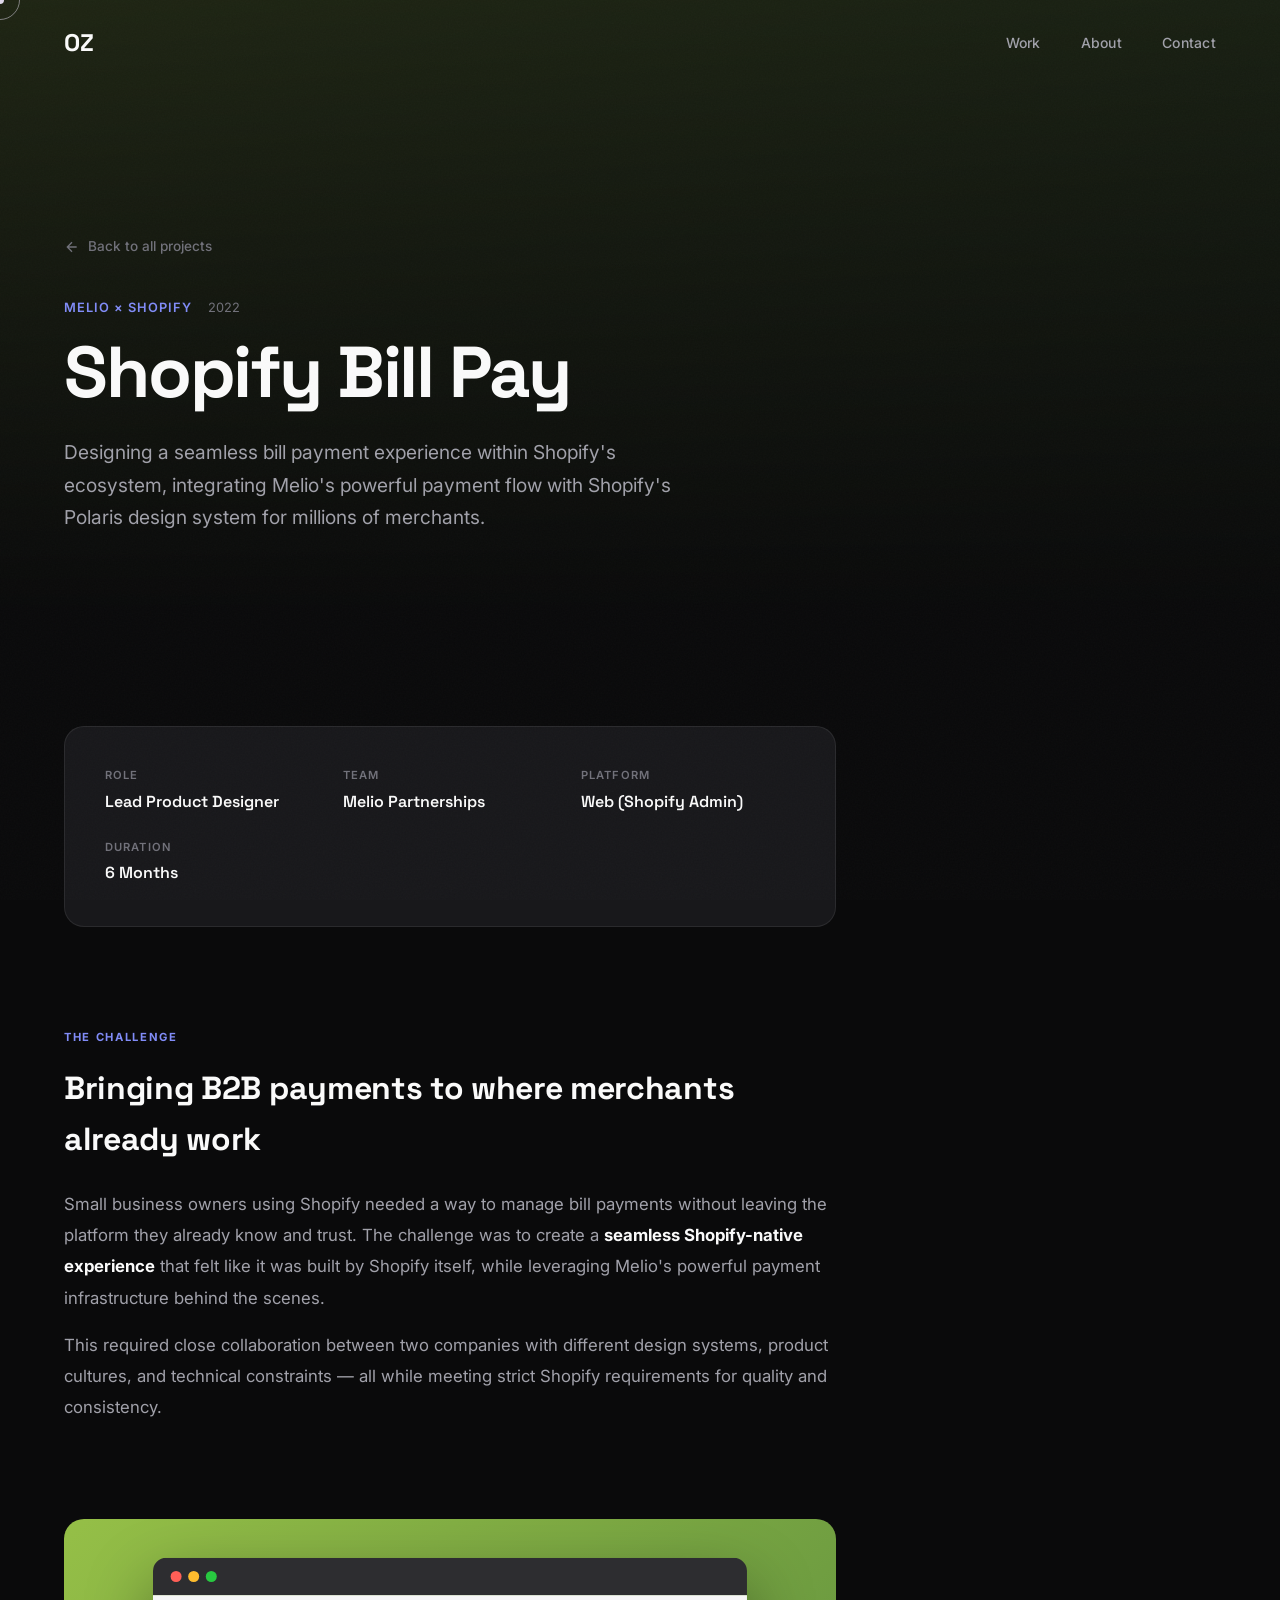
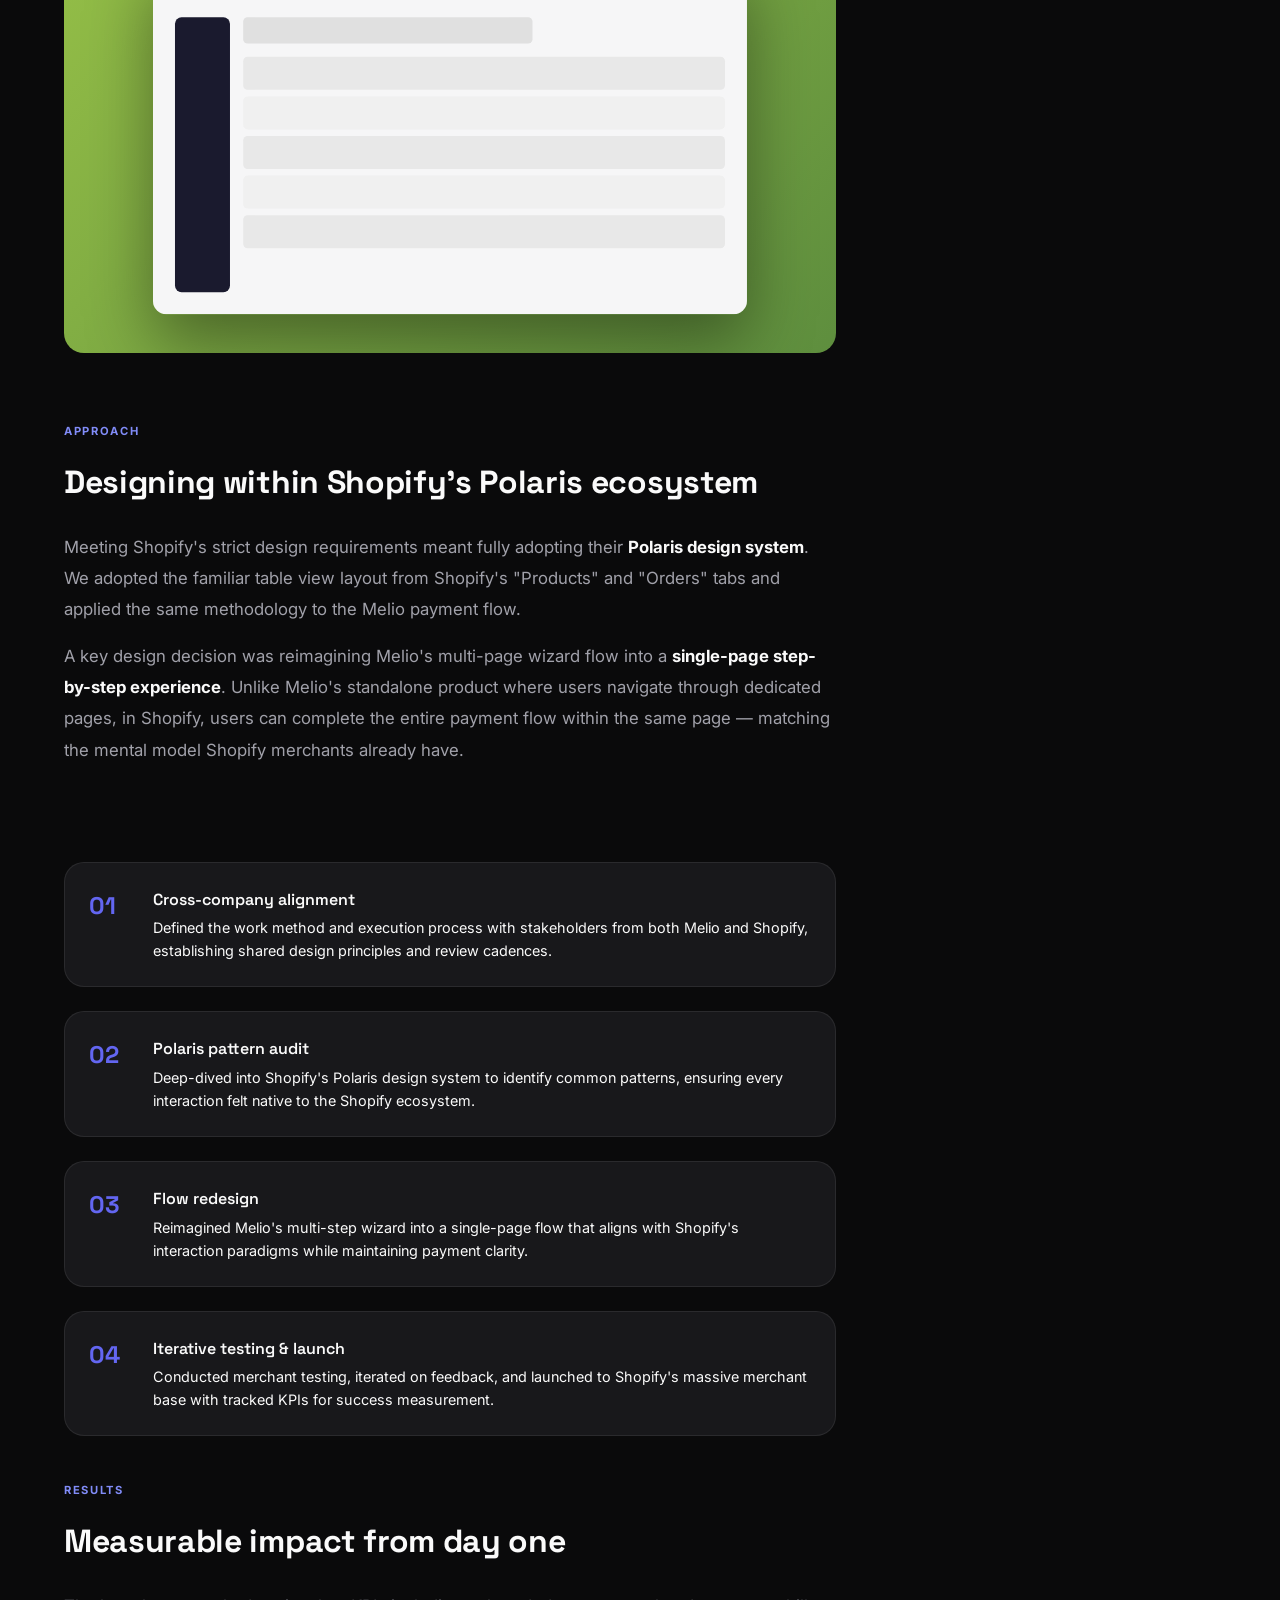
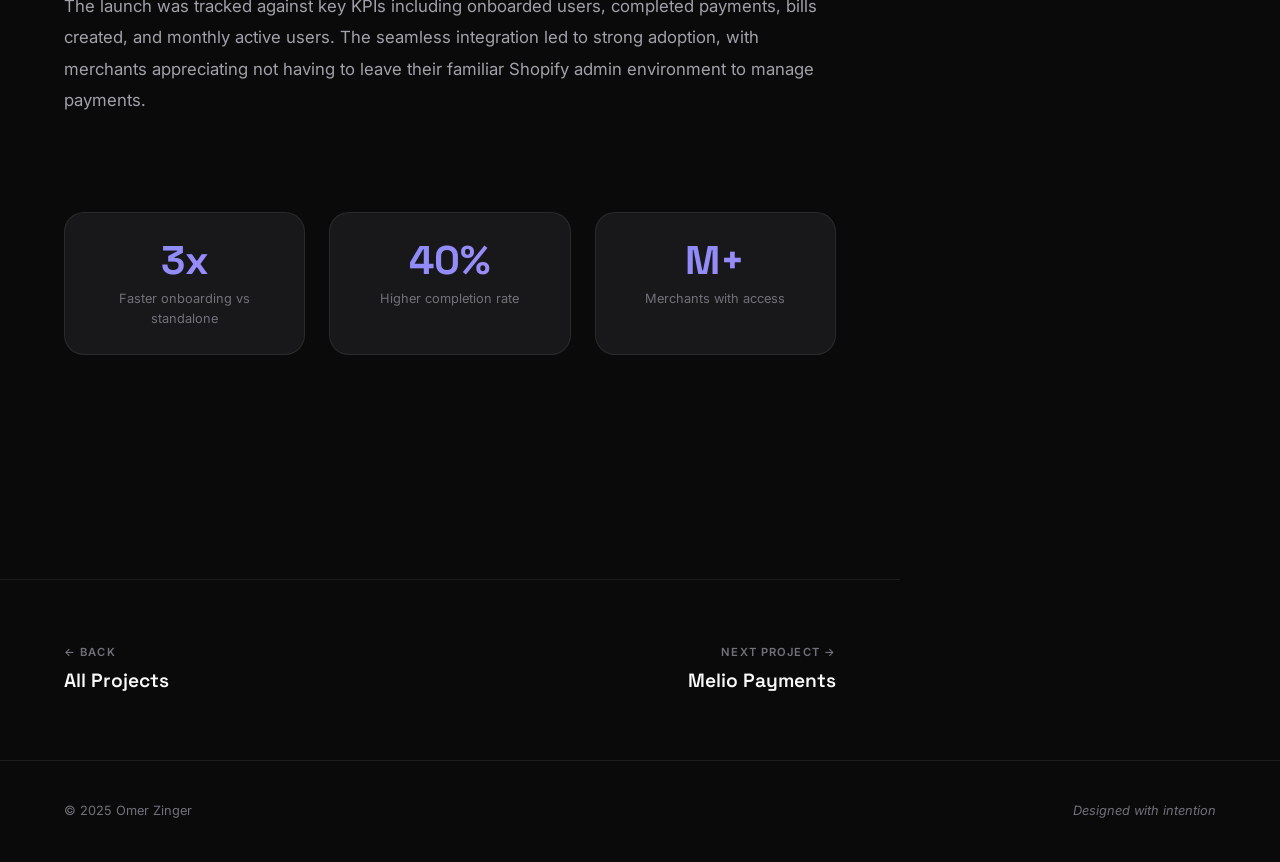
<file: work/shopify-bill-pay.html>
<!DOCTYPE html>
<html lang="en">
<head>
    <meta charset="UTF-8">
    <meta name="viewport" content="width=device-width, initial-scale=1.0">
    <title>Shopify Bill Pay — Omer Zinger</title>
    <link rel="stylesheet" href="../css/style.css">
    <link rel="stylesheet" href="../css/case-study.css">
    <link rel="preconnect" href="https://fonts.googleapis.com">
    <link rel="preconnect" href="https://fonts.gstatic.com" crossorigin>
    <link href="https://fonts.googleapis.com/css2?family=Inter:wght@300;400;500;600;700;800;900&family=Space+Grotesk:wght@400;500;600;700&display=swap" rel="stylesheet">
</head>
<body>
    <div class="cursor" id="cursor"></div>
    <div class="cursor-follower" id="cursor-follower"></div>

    <nav class="nav" id="nav">
        <a href="../" class="nav__logo">OZ</a>
        <div class="nav__links">
            <a href="../#work" class="nav__link">Work</a>
            <a href="../#about" class="nav__link">About</a>
            <a href="../#contact" class="nav__link">Contact</a>
        </div>
        <button class="nav__menu-btn" id="menu-btn" aria-label="Toggle menu">
            <span></span>
            <span></span>
        </button>
    </nav>

    <div class="mobile-menu" id="mobile-menu">
        <a href="../#work" class="mobile-menu__link">Work</a>
        <a href="../#about" class="mobile-menu__link">About</a>
        <a href="../#contact" class="mobile-menu__link">Contact</a>
    </div>

    <!-- Hero -->
    <header class="cs-hero">
        <div class="cs-hero__bg" style="background: linear-gradient(135deg, #95BF47 0%, #5E8E3E 100%);"></div>
        <div class="cs-hero__content" data-animate="fade-up">
            <a href="../" class="cs-hero__back">
                <svg viewBox="0 0 24 24" fill="none" stroke="currentColor" stroke-width="2"><path d="M19 12H5M12 19l-7-7 7-7"/></svg>
                Back to all projects
            </a>
            <div class="cs-hero__meta">
                <span class="cs-hero__company">Melio &times; Shopify</span>
                <span class="cs-hero__year">2022</span>
            </div>
            <h1 class="cs-hero__title">Shopify Bill Pay</h1>
            <p class="cs-hero__subtitle">Designing a seamless bill payment experience within Shopify's ecosystem, integrating Melio's powerful payment flow with Shopify's Polaris design system for millions of merchants.</p>
        </div>
    </header>

    <!-- Content -->
    <main class="cs-content">
        <div class="cs-info-grid" data-animate="fade-up">
            <div class="cs-info-item">
                <span class="cs-info-item__label">Role</span>
                <span class="cs-info-item__value">Lead Product Designer</span>
            </div>
            <div class="cs-info-item">
                <span class="cs-info-item__label">Team</span>
                <span class="cs-info-item__value">Melio Partnerships</span>
            </div>
            <div class="cs-info-item">
                <span class="cs-info-item__label">Platform</span>
                <span class="cs-info-item__value">Web (Shopify Admin)</span>
            </div>
            <div class="cs-info-item">
                <span class="cs-info-item__label">Duration</span>
                <span class="cs-info-item__value">6 Months</span>
            </div>
        </div>

        <!-- Challenge -->
        <section class="cs-section" data-animate="fade-up">
            <span class="cs-section__label">The Challenge</span>
            <h2 class="cs-section__title">Bringing B2B payments to where merchants already work</h2>
            <p>Small business owners using Shopify needed a way to manage bill payments without leaving the platform they already know and trust. The challenge was to create a <strong>seamless Shopify-native experience</strong> that felt like it was built by Shopify itself, while leveraging Melio's powerful payment infrastructure behind the scenes.</p>
            <p>This required close collaboration between two companies with different design systems, product cultures, and technical constraints — all while meeting strict Shopify requirements for quality and consistency.</p>
        </section>

        <!-- Mockup -->
        <div class="cs-image" style="background: linear-gradient(135deg, #95BF47 0%, #5E8E3E 100%);" data-animate="fade-up">
            <div style="width: 70%; padding: 40px 0;">
                <div class="mockup-browser" style="transform: scale(1.1);">
                    <div class="mockup-browser__bar"><span></span><span></span><span></span></div>
                    <div class="mockup-browser__content" style="background: #F6F6F7; min-height: 280px;">
                        <div class="mockup-shopify">
                            <div class="mockup-shopify__sidebar" style="min-height: 250px;"></div>
                            <div class="mockup-shopify__main">
                                <div class="mockup-shopify__header"></div>
                                <div class="mockup-shopify__table">
                                    <div class="mockup-shopify__row" style="height: 30px;"></div>
                                    <div class="mockup-shopify__row" style="height: 30px;"></div>
                                    <div class="mockup-shopify__row" style="height: 30px;"></div>
                                    <div class="mockup-shopify__row" style="height: 30px;"></div>
                                    <div class="mockup-shopify__row" style="height: 30px;"></div>
                                </div>
                            </div>
                        </div>
                    </div>
                </div>
            </div>
        </div>

        <!-- Approach -->
        <section class="cs-section" data-animate="fade-up">
            <span class="cs-section__label">Approach</span>
            <h2 class="cs-section__title">Designing within Shopify's Polaris ecosystem</h2>
            <p>Meeting Shopify's strict design requirements meant fully adopting their <strong>Polaris design system</strong>. We adopted the familiar table view layout from Shopify's "Products" and "Orders" tabs and applied the same methodology to the Melio payment flow.</p>
            <p>A key design decision was reimagining Melio's multi-page wizard flow into a <strong>single-page step-by-step experience</strong>. Unlike Melio's standalone product where users navigate through dedicated pages, in Shopify, users can complete the entire payment flow within the same page — matching the mental model Shopify merchants already have.</p>
        </section>

        <!-- Process -->
        <div class="cs-process" data-animate="fade-up">
            <div class="cs-process__step">
                <span class="cs-process__number">01</span>
                <div class="cs-process__text">
                    <h4>Cross-company alignment</h4>
                    <p>Defined the work method and execution process with stakeholders from both Melio and Shopify, establishing shared design principles and review cadences.</p>
                </div>
            </div>
            <div class="cs-process__step">
                <span class="cs-process__number">02</span>
                <div class="cs-process__text">
                    <h4>Polaris pattern audit</h4>
                    <p>Deep-dived into Shopify's Polaris design system to identify common patterns, ensuring every interaction felt native to the Shopify ecosystem.</p>
                </div>
            </div>
            <div class="cs-process__step">
                <span class="cs-process__number">03</span>
                <div class="cs-process__text">
                    <h4>Flow redesign</h4>
                    <p>Reimagined Melio's multi-step wizard into a single-page flow that aligns with Shopify's interaction paradigms while maintaining payment clarity.</p>
                </div>
            </div>
            <div class="cs-process__step">
                <span class="cs-process__number">04</span>
                <div class="cs-process__text">
                    <h4>Iterative testing & launch</h4>
                    <p>Conducted merchant testing, iterated on feedback, and launched to Shopify's massive merchant base with tracked KPIs for success measurement.</p>
                </div>
            </div>
        </div>

        <!-- Results -->
        <section class="cs-section" data-animate="fade-up">
            <span class="cs-section__label">Results</span>
            <h2 class="cs-section__title">Measurable impact from day one</h2>
            <p>The launch was tracked against key KPIs including onboarded users, completed payments, bills created, and monthly active users. The seamless integration led to strong adoption, with merchants appreciating not having to leave their familiar Shopify admin environment to manage payments.</p>
        </section>

        <div class="cs-metrics" data-animate="fade-up">
            <div class="cs-metric">
                <div class="cs-metric__value">3x</div>
                <div class="cs-metric__label">Faster onboarding vs standalone</div>
            </div>
            <div class="cs-metric">
                <div class="cs-metric__value">40%</div>
                <div class="cs-metric__label">Higher completion rate</div>
            </div>
            <div class="cs-metric">
                <div class="cs-metric__value">M+</div>
                <div class="cs-metric__label">Merchants with access</div>
            </div>
        </div>
    </main>

    <!-- Navigation -->
    <nav class="cs-nav">
        <a href="../" class="cs-nav__link">
            <span class="cs-nav__label">&larr; Back</span>
            <span class="cs-nav__title">All Projects</span>
        </a>
        <a href="melio-payments.html" class="cs-nav__link cs-nav__link--next">
            <span class="cs-nav__label">Next Project &rarr;</span>
            <span class="cs-nav__title">Melio Payments</span>
        </a>
    </nav>

    <footer class="footer">
        <div class="footer__container">
            <span class="footer__copyright">&copy; 2025 Omer Zinger</span>
            <span class="footer__tagline">Designed with intention</span>
        </div>
    </footer>

    <script src="../js/main.js"></script>
</body>
</html>
</file>
<file: css/style.css>
/* ============================================
   OMER ZINGER — PORTFOLIO
   Modern, Bold, Slick Design System
   ============================================ */

/* --- CSS Custom Properties --- */
:root {
    --color-bg: #0A0A0B;
    --color-bg-secondary: #111113;
    --color-bg-tertiary: #1A1A1D;
    --color-surface: #18181B;
    --color-border: rgba(255, 255, 255, 0.08);
    --color-border-hover: rgba(255, 255, 255, 0.15);
    --color-text: #FAFAFA;
    --color-text-secondary: #A1A1AA;
    --color-text-muted: #71717A;
    --color-accent: #6366F1;
    --color-accent-light: #818CF8;
    --color-accent-glow: rgba(99, 102, 241, 0.15);
    --color-white: #FFFFFF;

    --font-primary: 'Space Grotesk', -apple-system, BlinkMacSystemFont, sans-serif;
    --font-secondary: 'Inter', -apple-system, BlinkMacSystemFont, sans-serif;

    --ease-out-expo: cubic-bezier(0.16, 1, 0.3, 1);
    --ease-out-quart: cubic-bezier(0.25, 1, 0.5, 1);
    --ease-in-out: cubic-bezier(0.65, 0, 0.35, 1);

    --spacing-xs: 0.5rem;
    --spacing-sm: 1rem;
    --spacing-md: 1.5rem;
    --spacing-lg: 2.5rem;
    --spacing-xl: 4rem;
    --spacing-2xl: 6rem;
    --spacing-3xl: 10rem;

    --radius-sm: 8px;
    --radius-md: 12px;
    --radius-lg: 20px;
    --radius-xl: 28px;
}

/* --- Reset & Base --- */
*, *::before, *::after {
    margin: 0;
    padding: 0;
    box-sizing: border-box;
}

html {
    scroll-behavior: smooth;
    font-size: 16px;
    -webkit-font-smoothing: antialiased;
    -moz-osx-font-smoothing: grayscale;
}

body {
    font-family: var(--font-secondary);
    background-color: var(--color-bg);
    color: var(--color-text);
    line-height: 1.6;
    overflow-x: hidden;
    cursor: default;
}

a {
    text-decoration: none;
    color: inherit;
}

img {
    max-width: 100%;
    display: block;
}

/* --- Custom Cursor --- */
.cursor, .cursor-follower {
    position: fixed;
    border-radius: 50%;
    pointer-events: none;
    z-index: 9999;
    mix-blend-mode: difference;
    transition: transform 0.15s var(--ease-out-expo);
}

.cursor {
    width: 8px;
    height: 8px;
    background: var(--color-white);
    transform: translate(-50%, -50%);
}

.cursor-follower {
    width: 40px;
    height: 40px;
    border: 1px solid rgba(255, 255, 255, 0.5);
    transform: translate(-50%, -50%);
    transition: width 0.3s var(--ease-out-expo),
                height 0.3s var(--ease-out-expo),
                transform 0.4s var(--ease-out-expo);
}

.cursor-follower.is-hovering {
    width: 60px;
    height: 60px;
    border-color: var(--color-accent-light);
    background: var(--color-accent-glow);
}

@media (hover: none) {
    .cursor, .cursor-follower { display: none; }
}

/* --- Navigation --- */
.nav {
    position: fixed;
    top: 0;
    left: 0;
    right: 0;
    z-index: 100;
    display: flex;
    align-items: center;
    justify-content: space-between;
    padding: var(--spacing-md) var(--spacing-xl);
    transition: background 0.4s ease, backdrop-filter 0.4s ease, padding 0.4s ease;
}

.nav.is-scrolled {
    background: rgba(10, 10, 11, 0.85);
    backdrop-filter: blur(20px);
    -webkit-backdrop-filter: blur(20px);
    border-bottom: 1px solid var(--color-border);
    padding: var(--spacing-sm) var(--spacing-xl);
}

.nav__logo {
    font-family: var(--font-primary);
    font-size: 1.5rem;
    font-weight: 700;
    letter-spacing: -0.02em;
    color: var(--color-text);
    transition: color 0.3s ease;
}

.nav__logo:hover {
    color: var(--color-accent-light);
}

.nav__links {
    display: flex;
    gap: var(--spacing-lg);
}

.nav__link {
    font-family: var(--font-secondary);
    font-size: 0.875rem;
    font-weight: 500;
    color: var(--color-text-secondary);
    letter-spacing: 0.02em;
    position: relative;
    transition: color 0.3s ease;
}

.nav__link::after {
    content: '';
    position: absolute;
    bottom: -4px;
    left: 0;
    width: 0;
    height: 1.5px;
    background: var(--color-accent-light);
    transition: width 0.4s var(--ease-out-expo);
}

.nav__link:hover {
    color: var(--color-text);
}

.nav__link:hover::after {
    width: 100%;
}

.nav__menu-btn {
    display: none;
    flex-direction: column;
    gap: 6px;
    background: none;
    border: none;
    cursor: pointer;
    padding: 8px;
    z-index: 110;
}

.nav__menu-btn span {
    display: block;
    width: 24px;
    height: 2px;
    background: var(--color-text);
    transition: transform 0.3s var(--ease-out-expo), opacity 0.3s ease;
}

.nav__menu-btn.is-active span:first-child {
    transform: translateY(4px) rotate(45deg);
}

.nav__menu-btn.is-active span:last-child {
    transform: translateY(-4px) rotate(-45deg);
}

/* --- Mobile Menu --- */
.mobile-menu {
    position: fixed;
    top: 0;
    left: 0;
    right: 0;
    bottom: 0;
    z-index: 99;
    background: rgba(10, 10, 11, 0.98);
    backdrop-filter: blur(30px);
    display: flex;
    flex-direction: column;
    align-items: center;
    justify-content: center;
    gap: var(--spacing-lg);
    opacity: 0;
    pointer-events: none;
    transition: opacity 0.4s var(--ease-out-expo);
}

.mobile-menu.is-active {
    opacity: 1;
    pointer-events: all;
}

.mobile-menu__link {
    font-family: var(--font-primary);
    font-size: clamp(2rem, 8vw, 4rem);
    font-weight: 700;
    color: var(--color-text);
    opacity: 0;
    transform: translateY(30px);
    transition: opacity 0.4s ease, transform 0.5s var(--ease-out-expo), color 0.3s ease;
}

.mobile-menu.is-active .mobile-menu__link {
    opacity: 1;
    transform: translateY(0);
}

.mobile-menu.is-active .mobile-menu__link:nth-child(1) { transition-delay: 0.1s; }
.mobile-menu.is-active .mobile-menu__link:nth-child(2) { transition-delay: 0.2s; }
.mobile-menu.is-active .mobile-menu__link:nth-child(3) { transition-delay: 0.3s; }

.mobile-menu__link:hover {
    color: var(--color-accent-light);
}

/* --- Hero Section --- */
.hero {
    min-height: 100vh;
    display: flex;
    flex-direction: column;
    justify-content: center;
    padding: var(--spacing-3xl) var(--spacing-xl) var(--spacing-xl);
    position: relative;
}

.hero__container {
    max-width: 1200px;
    width: 100%;
}

.hero__badge {
    display: inline-block;
    padding: 8px 20px;
    background: var(--color-surface);
    border: 1px solid var(--color-border);
    border-radius: 100px;
    font-family: var(--font-secondary);
    font-size: 0.8rem;
    font-weight: 500;
    color: var(--color-accent-light);
    letter-spacing: 0.08em;
    text-transform: uppercase;
    margin-bottom: var(--spacing-lg);
}

.hero__title {
    font-family: var(--font-primary);
    font-size: clamp(3rem, 8vw, 6.5rem);
    font-weight: 800;
    line-height: 1.05;
    letter-spacing: -0.03em;
    margin-bottom: var(--spacing-lg);
}

.hero__title-line {
    display: block;
}

.hero__title-line--accent {
    background: linear-gradient(135deg, var(--color-accent-light), #A78BFA, #EC4899);
    -webkit-background-clip: text;
    -webkit-text-fill-color: transparent;
    background-clip: text;
}

.hero__dot {
    -webkit-text-fill-color: var(--color-accent);
    color: var(--color-accent);
}

.hero__subtitle {
    font-size: clamp(1.1rem, 2vw, 1.35rem);
    color: var(--color-text-secondary);
    max-width: 600px;
    line-height: 1.7;
    margin-bottom: var(--spacing-xl);
}

.hero__cta {
    display: flex;
    gap: var(--spacing-sm);
    flex-wrap: wrap;
}

/* --- Buttons --- */
.btn {
    display: inline-flex;
    align-items: center;
    gap: 8px;
    padding: 16px 32px;
    font-family: var(--font-secondary);
    font-size: 0.95rem;
    font-weight: 600;
    border-radius: var(--radius-md);
    transition: all 0.3s var(--ease-out-expo);
    border: none;
    cursor: pointer;
}

.btn--primary {
    background: var(--color-accent);
    color: var(--color-white);
    box-shadow: 0 0 0 0 var(--color-accent-glow);
}

.btn--primary:hover {
    background: var(--color-accent-light);
    transform: translateY(-2px);
    box-shadow: 0 8px 30px var(--color-accent-glow);
}

.btn--ghost {
    background: transparent;
    color: var(--color-text);
    border: 1px solid var(--color-border);
}

.btn--ghost:hover {
    border-color: var(--color-border-hover);
    background: rgba(255, 255, 255, 0.03);
    transform: translateY(-2px);
}

/* --- Scroll Indicator --- */
.hero__scroll-indicator {
    position: absolute;
    bottom: var(--spacing-xl);
    left: var(--spacing-xl);
    display: flex;
    align-items: center;
    gap: var(--spacing-sm);
    font-size: 0.75rem;
    font-weight: 500;
    color: var(--color-text-muted);
    letter-spacing: 0.1em;
    text-transform: uppercase;
}

.hero__scroll-line {
    width: 40px;
    height: 1px;
    background: var(--color-text-muted);
    position: relative;
    overflow: hidden;
}

.hero__scroll-line::after {
    content: '';
    position: absolute;
    top: 0;
    left: -100%;
    width: 100%;
    height: 100%;
    background: var(--color-accent-light);
    animation: scrollLine 2s ease-in-out infinite;
}

@keyframes scrollLine {
    0% { left: -100%; }
    50% { left: 0; }
    100% { left: 100%; }
}

/* --- Section Shared --- */
.section__label {
    display: inline-block;
    font-family: var(--font-secondary);
    font-size: 0.75rem;
    font-weight: 600;
    letter-spacing: 0.15em;
    text-transform: uppercase;
    color: var(--color-accent-light);
    margin-bottom: var(--spacing-sm);
}

.section__title {
    font-family: var(--font-primary);
    font-size: clamp(2rem, 5vw, 3.5rem);
    font-weight: 800;
    letter-spacing: -0.02em;
    line-height: 1.1;
}

.section__header {
    padding: var(--spacing-3xl) var(--spacing-xl) var(--spacing-xl);
    max-width: 1400px;
}

/* --- Projects --- */
.work {
    padding-bottom: var(--spacing-3xl);
}

.project {
    display: grid;
    grid-template-columns: 1.2fr 1fr;
    gap: var(--spacing-xl);
    padding: var(--spacing-lg) var(--spacing-xl);
    max-width: 1400px;
    margin-bottom: var(--spacing-xl);
    align-items: center;
    text-decoration: none;
    color: inherit;
}

.project--reverse {
    grid-template-columns: 1fr 1.2fr;
    direction: rtl;
}

.project--reverse > * {
    direction: ltr;
}

.project__image-wrapper {
    position: relative;
    border-radius: var(--radius-xl);
    overflow: hidden;
    aspect-ratio: 4 / 3;
}

.project__image {
    width: 100%;
    height: 100%;
    display: flex;
    align-items: center;
    justify-content: center;
    transition: transform 0.6s var(--ease-out-expo);
}

.project:hover .project__image {
    transform: scale(1.03);
}

.project__image-content {
    width: 75%;
    display: flex;
    align-items: center;
    justify-content: center;
}

.project__overlay {
    position: absolute;
    inset: 0;
    background: rgba(0, 0, 0, 0);
    display: flex;
    align-items: center;
    justify-content: center;
    transition: background 0.4s ease;
}

.project:hover .project__overlay {
    background: rgba(0, 0, 0, 0.3);
}

.project__view {
    font-family: var(--font-secondary);
    font-weight: 600;
    font-size: 0.95rem;
    color: var(--color-white);
    padding: 14px 28px;
    background: rgba(255, 255, 255, 0.15);
    backdrop-filter: blur(10px);
    border: 1px solid rgba(255, 255, 255, 0.2);
    border-radius: var(--radius-md);
    opacity: 0;
    transform: translateY(10px);
    transition: opacity 0.3s ease, transform 0.4s var(--ease-out-expo);
}

.project:hover .project__view {
    opacity: 1;
    transform: translateY(0);
}

.project__info {
    padding: var(--spacing-md) 0;
}

.project__meta {
    display: flex;
    align-items: center;
    gap: var(--spacing-sm);
    margin-bottom: var(--spacing-sm);
}

.project__company {
    font-size: 0.8rem;
    font-weight: 600;
    color: var(--color-accent-light);
    text-transform: uppercase;
    letter-spacing: 0.08em;
}

.project__year {
    font-size: 0.8rem;
    color: var(--color-text-muted);
}

.project__title {
    font-family: var(--font-primary);
    font-size: clamp(1.75rem, 3vw, 2.5rem);
    font-weight: 700;
    letter-spacing: -0.01em;
    margin-bottom: var(--spacing-sm);
    transition: color 0.3s ease;
}

.project:hover .project__title {
    color: var(--color-accent-light);
}

.project__desc {
    font-size: 1rem;
    color: var(--color-text-secondary);
    line-height: 1.7;
    margin-bottom: var(--spacing-md);
}

.project__tags {
    display: flex;
    flex-wrap: wrap;
    gap: 8px;
}

.tag {
    padding: 6px 14px;
    font-size: 0.75rem;
    font-weight: 500;
    color: var(--color-text-muted);
    background: var(--color-surface);
    border: 1px solid var(--color-border);
    border-radius: 100px;
    transition: all 0.3s ease;
}

.project:hover .tag {
    border-color: var(--color-border-hover);
    color: var(--color-text-secondary);
}

/* --- Mockup Styles --- */
.mockup-browser {
    width: 100%;
    border-radius: var(--radius-md);
    overflow: hidden;
    box-shadow: 0 25px 60px rgba(0, 0, 0, 0.4);
}

.mockup-browser__bar {
    display: flex;
    gap: 6px;
    padding: 12px 16px;
    background: #2D2D30;
}

.mockup-browser__bar span {
    width: 10px;
    height: 10px;
    border-radius: 50%;
    background: #555;
}

.mockup-browser__bar span:first-child { background: #FF5F57; }
.mockup-browser__bar span:nth-child(2) { background: #FEBC2E; }
.mockup-browser__bar span:last-child { background: #28C840; }

.mockup-browser__content {
    padding: 20px;
    min-height: 180px;
}

/* Shopify Mockup */
.mockup-shopify {
    display: flex;
    gap: 12px;
}

.mockup-shopify__sidebar {
    width: 50px;
    background: #1A1A2E;
    border-radius: 6px;
    min-height: 150px;
}

.mockup-shopify__main {
    flex: 1;
}

.mockup-shopify__header {
    height: 24px;
    background: #E0E0E0;
    border-radius: 4px;
    margin-bottom: 12px;
    width: 60%;
}

.mockup-shopify__table {
    display: flex;
    flex-direction: column;
    gap: 6px;
}

.mockup-shopify__row {
    height: 20px;
    background: #E8E8E8;
    border-radius: 4px;
}

.mockup-shopify__row:nth-child(even) { background: #F0F0F0; }

/* Melio Mockup */
.mockup-melio {
    display: flex;
    flex-direction: column;
    gap: 16px;
}

.mockup-melio__nav {
    height: 16px;
    background: #E5E5E5;
    border-radius: 4px;
}

.mockup-melio__hero {
    display: flex;
    flex-direction: column;
    gap: 8px;
    padding: 12px 0;
}

.mockup-melio__text {
    height: 14px;
    background: #D4D4D4;
    border-radius: 3px;
}

.mockup-melio__text--short { width: 60%; }

.mockup-melio__btn {
    width: 80px;
    height: 24px;
    background: #00D4AA;
    border-radius: 6px;
    margin-top: 4px;
}

.mockup-melio__cards {
    display: flex;
    gap: 8px;
}

.mockup-melio__card {
    flex: 1;
    height: 50px;
    background: #F0F0F0;
    border-radius: 6px;
    border: 1px solid #E0E0E0;
}

/* Phone Mockup */
.mockup-phone {
    width: 55%;
    margin: 0 auto;
    background: #000;
    border-radius: 28px;
    padding: 8px;
    box-shadow: 0 25px 60px rgba(0, 0, 0, 0.5);
}

.mockup-phone__notch {
    width: 40%;
    height: 18px;
    background: #000;
    border-radius: 0 0 14px 14px;
    margin: 0 auto;
    position: relative;
    z-index: 2;
    margin-top: -4px;
}

.mockup-phone__screen {
    border-radius: 22px;
    overflow: hidden;
    padding: 30px 16px 16px;
    min-height: 260px;
}

/* Bank Mockup */
.mockup-bank {
    display: flex;
    flex-direction: column;
    gap: 12px;
}

.mockup-bank__header {
    height: 14px;
    width: 50%;
    background: #1E3A5F;
    border-radius: 3px;
}

.mockup-bank__balance {
    padding: 16px 0;
}

.mockup-bank__amount {
    height: 24px;
    width: 70%;
    background: #1E3A5F;
    border-radius: 4px;
}

.mockup-bank__actions {
    display: flex;
    gap: 8px;
}

.mockup-bank__action {
    flex: 1;
    height: 36px;
    background: #1E3A5F;
    border-radius: 8px;
    opacity: 0.7;
}

.mockup-bank__transactions {
    display: flex;
    flex-direction: column;
    gap: 6px;
    margin-top: 8px;
}

.mockup-bank__tx {
    height: 18px;
    background: #D9E4ED;
    border-radius: 4px;
}

/* Houzz Mockup */
.mockup-houzz {
    display: flex;
    flex-direction: column;
}

.mockup-houzz__cover {
    height: 60px;
    background: linear-gradient(135deg, #4DBC82, #2B8A3E);
    border-radius: 4px;
    margin-bottom: 12px;
}

.mockup-houzz__profile {
    display: flex;
    gap: 10px;
    align-items: center;
    margin-bottom: 12px;
}

.mockup-houzz__avatar {
    width: 36px;
    height: 36px;
    border-radius: 50%;
    background: #E0E0E0;
    border: 2px solid #fff;
    margin-top: -20px;
}

.mockup-houzz__info {
    display: flex;
    flex-direction: column;
    gap: 4px;
}

.mockup-houzz__name {
    height: 12px;
    width: 80px;
    background: #D4D4D4;
    border-radius: 3px;
}

.mockup-houzz__rating {
    display: flex;
    gap: 2px;
}

.mockup-houzz__rating span {
    width: 10px;
    height: 10px;
    background: #FFB800;
    border-radius: 2px;
}

.mockup-houzz__gallery {
    display: flex;
    gap: 6px;
}

.mockup-houzz__thumb {
    flex: 1;
    height: 50px;
    background: #E8E8E8;
    border-radius: 4px;
}

/* Estimate Mockup */
.mockup-estimate {
    display: flex;
    flex-direction: column;
    gap: 10px;
}

.mockup-estimate__header {
    height: 16px;
    width: 50%;
    background: #7C3AED;
    border-radius: 3px;
    margin-bottom: 4px;
}

.mockup-estimate__line {
    display: flex;
    justify-content: space-between;
    align-items: center;
    padding: 6px 0;
    border-bottom: 1px solid #E8E8E8;
}

.mockup-estimate__item {
    height: 10px;
    width: 60%;
    background: #D4D4D4;
    border-radius: 3px;
}

.mockup-estimate__price {
    height: 10px;
    width: 15%;
    background: #7C3AED;
    opacity: 0.4;
    border-radius: 3px;
}

.mockup-estimate__total {
    display: flex;
    justify-content: space-between;
    padding-top: 8px;
}

.mockup-estimate__total-label {
    height: 14px;
    width: 20%;
    background: #333;
    border-radius: 3px;
}

.mockup-estimate__total-amount {
    height: 14px;
    width: 20%;
    background: #7C3AED;
    border-radius: 3px;
}

/* --- About Section --- */
.about {
    padding: var(--spacing-3xl) 0;
    background: var(--color-bg-secondary);
    border-top: 1px solid var(--color-border);
    border-bottom: 1px solid var(--color-border);
}

.about__container {
    max-width: 1400px;
    padding: 0 var(--spacing-xl);
    display: grid;
    grid-template-columns: 1fr 1fr;
    gap: var(--spacing-3xl);
    align-items: start;
}

.about__text {
    margin-top: var(--spacing-md);
    display: flex;
    flex-direction: column;
    gap: var(--spacing-sm);
}

.about__text p {
    font-size: 1.05rem;
    color: var(--color-text-secondary);
    line-height: 1.8;
}

.about__text strong {
    color: var(--color-text);
    font-weight: 600;
}

.about__stats {
    display: flex;
    gap: var(--spacing-xl);
    margin-top: var(--spacing-xl);
    padding-top: var(--spacing-xl);
    border-top: 1px solid var(--color-border);
}

.stat {
    display: flex;
    flex-direction: column;
    gap: 4px;
}

.stat__number {
    font-family: var(--font-primary);
    font-size: 3rem;
    font-weight: 800;
    line-height: 1;
    letter-spacing: -0.02em;
    background: linear-gradient(135deg, var(--color-accent-light), #A78BFA);
    -webkit-background-clip: text;
    -webkit-text-fill-color: transparent;
    background-clip: text;
}

.stat__suffix {
    font-family: var(--font-primary);
    font-size: 2rem;
    font-weight: 800;
    background: linear-gradient(135deg, var(--color-accent-light), #A78BFA);
    -webkit-background-clip: text;
    -webkit-text-fill-color: transparent;
    background-clip: text;
}

.stat__label {
    font-size: 0.8rem;
    font-weight: 500;
    color: var(--color-text-muted);
    text-transform: uppercase;
    letter-spacing: 0.05em;
}

/* --- Skills --- */
.about__skills-title {
    font-family: var(--font-primary);
    font-size: 1.25rem;
    font-weight: 700;
    margin-bottom: var(--spacing-md);
    color: var(--color-text);
}

.skills-grid {
    display: grid;
    grid-template-columns: 1fr 1fr;
    gap: var(--spacing-sm);
}

.skill-card {
    padding: var(--spacing-md);
    background: var(--color-bg);
    border: 1px solid var(--color-border);
    border-radius: var(--radius-lg);
    transition: all 0.4s var(--ease-out-expo);
}

.skill-card:hover {
    border-color: var(--color-accent);
    transform: translateY(-4px);
    box-shadow: 0 12px 40px var(--color-accent-glow);
}

.skill-card__icon {
    width: 40px;
    height: 40px;
    margin-bottom: var(--spacing-sm);
    color: var(--color-accent-light);
}

.skill-card__icon svg {
    width: 100%;
    height: 100%;
}

.skill-card h4 {
    font-family: var(--font-primary);
    font-weight: 600;
    font-size: 1rem;
    margin-bottom: 6px;
    color: var(--color-text);
}

.skill-card p {
    font-size: 0.85rem;
    color: var(--color-text-muted);
    line-height: 1.5;
}

/* --- Marquee --- */
.marquee {
    padding: var(--spacing-xl) 0;
    overflow: hidden;
    border-top: 1px solid var(--color-border);
    border-bottom: 1px solid var(--color-border);
    background: var(--color-bg);
}

.marquee__inner {
    display: flex;
    align-items: center;
    gap: var(--spacing-lg);
    white-space: nowrap;
    animation: marquee 20s linear infinite;
    width: max-content;
}

.marquee__inner span {
    font-family: var(--font-primary);
    font-size: clamp(1.5rem, 3vw, 2.5rem);
    font-weight: 700;
    color: var(--color-text-muted);
    letter-spacing: -0.01em;
}

.marquee__dot {
    display: inline-block;
    width: 8px;
    height: 8px;
    border-radius: 50%;
    background: var(--color-accent);
}

@keyframes marquee {
    0% { transform: translateX(0); }
    100% { transform: translateX(-50%); }
}

/* --- Contact Section --- */
.contact {
    padding: var(--spacing-3xl) 0;
}

.contact__container {
    max-width: 900px;
    padding: 0 var(--spacing-xl);
}

.contact__title {
    font-family: var(--font-primary);
    font-size: clamp(2.5rem, 6vw, 5rem);
    font-weight: 800;
    letter-spacing: -0.03em;
    line-height: 1.05;
    margin-bottom: var(--spacing-md);
}

.contact__text {
    font-size: 1.1rem;
    color: var(--color-text-secondary);
    margin-bottom: var(--spacing-xl);
    max-width: 500px;
}

.contact__links {
    display: flex;
    flex-direction: column;
    gap: 0;
}

.contact__link {
    display: flex;
    align-items: center;
    gap: var(--spacing-md);
    padding: var(--spacing-md) 0;
    border-bottom: 1px solid var(--color-border);
    transition: all 0.3s var(--ease-out-expo);
}

.contact__link:first-child {
    border-top: 1px solid var(--color-border);
}

.contact__link:hover {
    padding-left: var(--spacing-sm);
    border-color: var(--color-border-hover);
}

.contact__link-label {
    font-size: 0.75rem;
    font-weight: 600;
    text-transform: uppercase;
    letter-spacing: 0.1em;
    color: var(--color-text-muted);
    min-width: 80px;
}

.contact__link-value {
    flex: 1;
    font-family: var(--font-primary);
    font-size: 1.1rem;
    font-weight: 500;
    color: var(--color-text);
    transition: color 0.3s ease;
}

.contact__link:hover .contact__link-value {
    color: var(--color-accent-light);
}

.contact__link svg {
    width: 20px;
    height: 20px;
    color: var(--color-text-muted);
    transition: all 0.3s var(--ease-out-expo);
}

.contact__link:hover svg {
    color: var(--color-accent-light);
    transform: translate(4px, -4px);
}

/* --- Footer --- */
.footer {
    padding: var(--spacing-lg) var(--spacing-xl);
    border-top: 1px solid var(--color-border);
}

.footer__container {
    display: flex;
    justify-content: space-between;
    align-items: center;
    max-width: 1400px;
}

.footer__copyright {
    font-size: 0.8rem;
    color: var(--color-text-muted);
}

.footer__tagline {
    font-size: 0.8rem;
    color: var(--color-text-muted);
    font-style: italic;
}

/* --- Animation States --- */
[data-animate] {
    opacity: 0;
    transform: translateY(40px);
    transition: opacity 0.8s var(--ease-out-expo), transform 0.8s var(--ease-out-expo);
}

[data-animate].is-visible {
    opacity: 1;
    transform: translateY(0);
}

/* --- Grain texture overlay --- */
body::before {
    content: '';
    position: fixed;
    inset: 0;
    z-index: 9998;
    pointer-events: none;
    opacity: 0.025;
    background-image: url("data:image/svg+xml,%3Csvg viewBox='0 0 256 256' xmlns='http://www.w3.org/2000/svg'%3E%3Cfilter id='noiseFilter'%3E%3CfeTurbulence type='fractalNoise' baseFrequency='0.65' numOctaves='3' stitchTiles='stitch'/%3E%3C/filter%3E%3Crect width='100%25' height='100%25' filter='url(%23noiseFilter)'/%3E%3C/svg%3E");
    background-repeat: repeat;
    background-size: 256px;
}

/* --- Responsive Design --- */
@media (max-width: 1024px) {
    .about__container {
        grid-template-columns: 1fr;
        gap: var(--spacing-xl);
    }

    .project {
        grid-template-columns: 1fr;
        gap: var(--spacing-md);
    }

    .project--reverse {
        grid-template-columns: 1fr;
        direction: ltr;
    }
}

@media (max-width: 768px) {
    .nav__links {
        display: none;
    }

    .nav__menu-btn {
        display: flex;
    }

    .nav {
        padding: var(--spacing-sm) var(--spacing-md);
    }

    .hero {
        padding: var(--spacing-3xl) var(--spacing-md) var(--spacing-xl);
    }

    .hero__scroll-indicator {
        display: none;
    }

    .section__header {
        padding: var(--spacing-2xl) var(--spacing-md) var(--spacing-lg);
    }

    .project {
        padding: var(--spacing-sm) var(--spacing-md);
    }

    .about__container {
        padding: 0 var(--spacing-md);
    }

    .about__stats {
        gap: var(--spacing-md);
    }

    .stat__number {
        font-size: 2.25rem;
    }

    .skills-grid {
        grid-template-columns: 1fr;
    }

    .contact__container {
        padding: 0 var(--spacing-md);
    }

    .contact__link {
        flex-wrap: wrap;
        gap: var(--spacing-xs);
    }

    .contact__link-label {
        min-width: 100%;
    }

    .footer__container {
        flex-direction: column;
        gap: var(--spacing-xs);
        text-align: center;
    }

    .footer {
        padding: var(--spacing-lg) var(--spacing-md);
    }
}

@media (max-width: 480px) {
    .hero__title {
        font-size: 2.5rem;
    }

    .hero__cta {
        flex-direction: column;
    }

    .btn {
        width: 100%;
        justify-content: center;
    }

    .about__stats {
        flex-direction: column;
        gap: var(--spacing-md);
    }
}

/* --- Page Transition --- */
.page-transition {
    position: fixed;
    inset: 0;
    z-index: 10000;
    background: var(--color-bg);
    transform: scaleY(0);
    transform-origin: bottom;
    transition: transform 0.5s var(--ease-in-out);
}

.page-transition.is-active {
    transform: scaleY(1);
    transform-origin: top;
}
</file>
<file: css/case-study.css>
/* ============================================
   CASE STUDY PAGE STYLES
   ============================================ */

/* --- Case Study Hero --- */
.cs-hero {
    min-height: 70vh;
    display: flex;
    align-items: flex-end;
    padding: var(--spacing-3xl) var(--spacing-xl) var(--spacing-2xl);
    position: relative;
    overflow: hidden;
}

.cs-hero__bg {
    position: absolute;
    inset: 0;
    z-index: 0;
    opacity: 0.15;
}

.cs-hero__bg::after {
    content: '';
    position: absolute;
    inset: 0;
    background: linear-gradient(to bottom, transparent 0%, var(--color-bg) 100%);
}

.cs-hero__content {
    position: relative;
    z-index: 1;
    max-width: 900px;
}

.cs-hero__back {
    display: inline-flex;
    align-items: center;
    gap: 8px;
    font-size: 0.85rem;
    font-weight: 500;
    color: var(--color-text-muted);
    margin-bottom: var(--spacing-lg);
    transition: color 0.3s ease;
}

.cs-hero__back:hover {
    color: var(--color-accent-light);
}

.cs-hero__back svg {
    width: 16px;
    height: 16px;
    transition: transform 0.3s var(--ease-out-expo);
}

.cs-hero__back:hover svg {
    transform: translateX(-4px);
}

.cs-hero__meta {
    display: flex;
    gap: var(--spacing-sm);
    align-items: center;
    margin-bottom: var(--spacing-sm);
}

.cs-hero__company {
    font-size: 0.8rem;
    font-weight: 600;
    color: var(--color-accent-light);
    text-transform: uppercase;
    letter-spacing: 0.08em;
}

.cs-hero__year {
    font-size: 0.8rem;
    color: var(--color-text-muted);
}

.cs-hero__title {
    font-family: var(--font-primary);
    font-size: clamp(2.5rem, 6vw, 4.5rem);
    font-weight: 800;
    letter-spacing: -0.03em;
    line-height: 1.08;
    margin-bottom: var(--spacing-md);
}

.cs-hero__subtitle {
    font-size: 1.2rem;
    color: var(--color-text-secondary);
    line-height: 1.7;
    max-width: 650px;
}

/* --- Case Study Content --- */
.cs-content {
    max-width: 900px;
    padding: var(--spacing-2xl) var(--spacing-xl);
}

.cs-section {
    margin-bottom: var(--spacing-2xl);
}

.cs-section__label {
    display: inline-block;
    font-size: 0.7rem;
    font-weight: 700;
    letter-spacing: 0.15em;
    text-transform: uppercase;
    color: var(--color-accent-light);
    margin-bottom: var(--spacing-sm);
}

.cs-section__title {
    font-family: var(--font-primary);
    font-size: clamp(1.5rem, 3vw, 2rem);
    font-weight: 700;
    letter-spacing: -0.01em;
    margin-bottom: var(--spacing-md);
}

.cs-section p {
    font-size: 1.05rem;
    color: var(--color-text-secondary);
    line-height: 1.85;
    margin-bottom: var(--spacing-sm);
}

.cs-section p strong {
    color: var(--color-text);
}

/* --- Info Grid --- */
.cs-info-grid {
    display: grid;
    grid-template-columns: repeat(auto-fit, minmax(180px, 1fr));
    gap: var(--spacing-md);
    padding: var(--spacing-lg);
    background: var(--color-surface);
    border: 1px solid var(--color-border);
    border-radius: var(--radius-lg);
    margin-bottom: var(--spacing-2xl);
}

.cs-info-item {
    display: flex;
    flex-direction: column;
    gap: 4px;
}

.cs-info-item__label {
    font-size: 0.7rem;
    font-weight: 600;
    text-transform: uppercase;
    letter-spacing: 0.1em;
    color: var(--color-text-muted);
}

.cs-info-item__value {
    font-family: var(--font-primary);
    font-size: 1rem;
    font-weight: 600;
    color: var(--color-text);
}

/* --- Key Metrics --- */
.cs-metrics {
    display: grid;
    grid-template-columns: repeat(auto-fit, minmax(160px, 1fr));
    gap: var(--spacing-md);
    margin: var(--spacing-xl) 0;
}

.cs-metric {
    padding: var(--spacing-md);
    background: var(--color-surface);
    border: 1px solid var(--color-border);
    border-radius: var(--radius-lg);
    text-align: center;
    transition: all 0.3s var(--ease-out-expo);
}

.cs-metric:hover {
    border-color: var(--color-accent);
    transform: translateY(-2px);
}

.cs-metric__value {
    font-family: var(--font-primary);
    font-size: 2.5rem;
    font-weight: 800;
    background: linear-gradient(135deg, var(--color-accent-light), #A78BFA);
    -webkit-background-clip: text;
    -webkit-text-fill-color: transparent;
    background-clip: text;
    line-height: 1.2;
}

.cs-metric__label {
    font-size: 0.8rem;
    color: var(--color-text-muted);
    margin-top: 4px;
}

/* --- Image Showcase --- */
.cs-image {
    width: 100%;
    border-radius: var(--radius-lg);
    overflow: hidden;
    margin: var(--spacing-xl) 0;
    aspect-ratio: 16 / 9;
    display: flex;
    align-items: center;
    justify-content: center;
}

.cs-image--full {
    max-width: none;
    margin-left: calc(-1 * var(--spacing-xl));
    margin-right: calc(-1 * var(--spacing-xl));
    width: calc(100% + 2 * var(--spacing-xl));
    border-radius: 0;
}

/* --- Process List --- */
.cs-process {
    display: flex;
    flex-direction: column;
    gap: var(--spacing-md);
    margin: var(--spacing-lg) 0;
}

.cs-process__step {
    display: flex;
    gap: var(--spacing-md);
    padding: var(--spacing-md);
    background: var(--color-surface);
    border: 1px solid var(--color-border);
    border-radius: var(--radius-lg);
    transition: all 0.3s var(--ease-out-expo);
}

.cs-process__step:hover {
    border-color: var(--color-border-hover);
    transform: translateX(4px);
}

.cs-process__number {
    font-family: var(--font-primary);
    font-size: 1.5rem;
    font-weight: 800;
    color: var(--color-accent);
    min-width: 40px;
}

.cs-process__text h4 {
    font-family: var(--font-primary);
    font-weight: 600;
    margin-bottom: 4px;
}

.cs-process__text p {
    font-size: 0.9rem;
    margin-bottom: 0;
}

/* --- Navigation between case studies --- */
.cs-nav {
    display: flex;
    justify-content: space-between;
    padding: var(--spacing-xl);
    max-width: 900px;
    border-top: 1px solid var(--color-border);
    margin-top: var(--spacing-xl);
}

.cs-nav__link {
    display: flex;
    flex-direction: column;
    gap: 4px;
    transition: all 0.3s var(--ease-out-expo);
}

.cs-nav__link:hover {
    color: var(--color-accent-light);
}

.cs-nav__link--next {
    text-align: right;
}

.cs-nav__label {
    font-size: 0.7rem;
    font-weight: 600;
    text-transform: uppercase;
    letter-spacing: 0.1em;
    color: var(--color-text-muted);
}

.cs-nav__title {
    font-family: var(--font-primary);
    font-size: 1.2rem;
    font-weight: 600;
}

/* --- Responsive --- */
@media (max-width: 768px) {
    .cs-hero {
        padding: var(--spacing-3xl) var(--spacing-md) var(--spacing-xl);
        min-height: 50vh;
    }

    .cs-content {
        padding: var(--spacing-xl) var(--spacing-md);
    }

    .cs-image--full {
        margin-left: calc(-1 * var(--spacing-md));
        margin-right: calc(-1 * var(--spacing-md));
        width: calc(100% + 2 * var(--spacing-md));
    }

    .cs-nav {
        padding: var(--spacing-lg) var(--spacing-md);
        flex-direction: column;
        gap: var(--spacing-md);
    }

    .cs-nav__link--next {
        text-align: left;
    }
}
</file>
